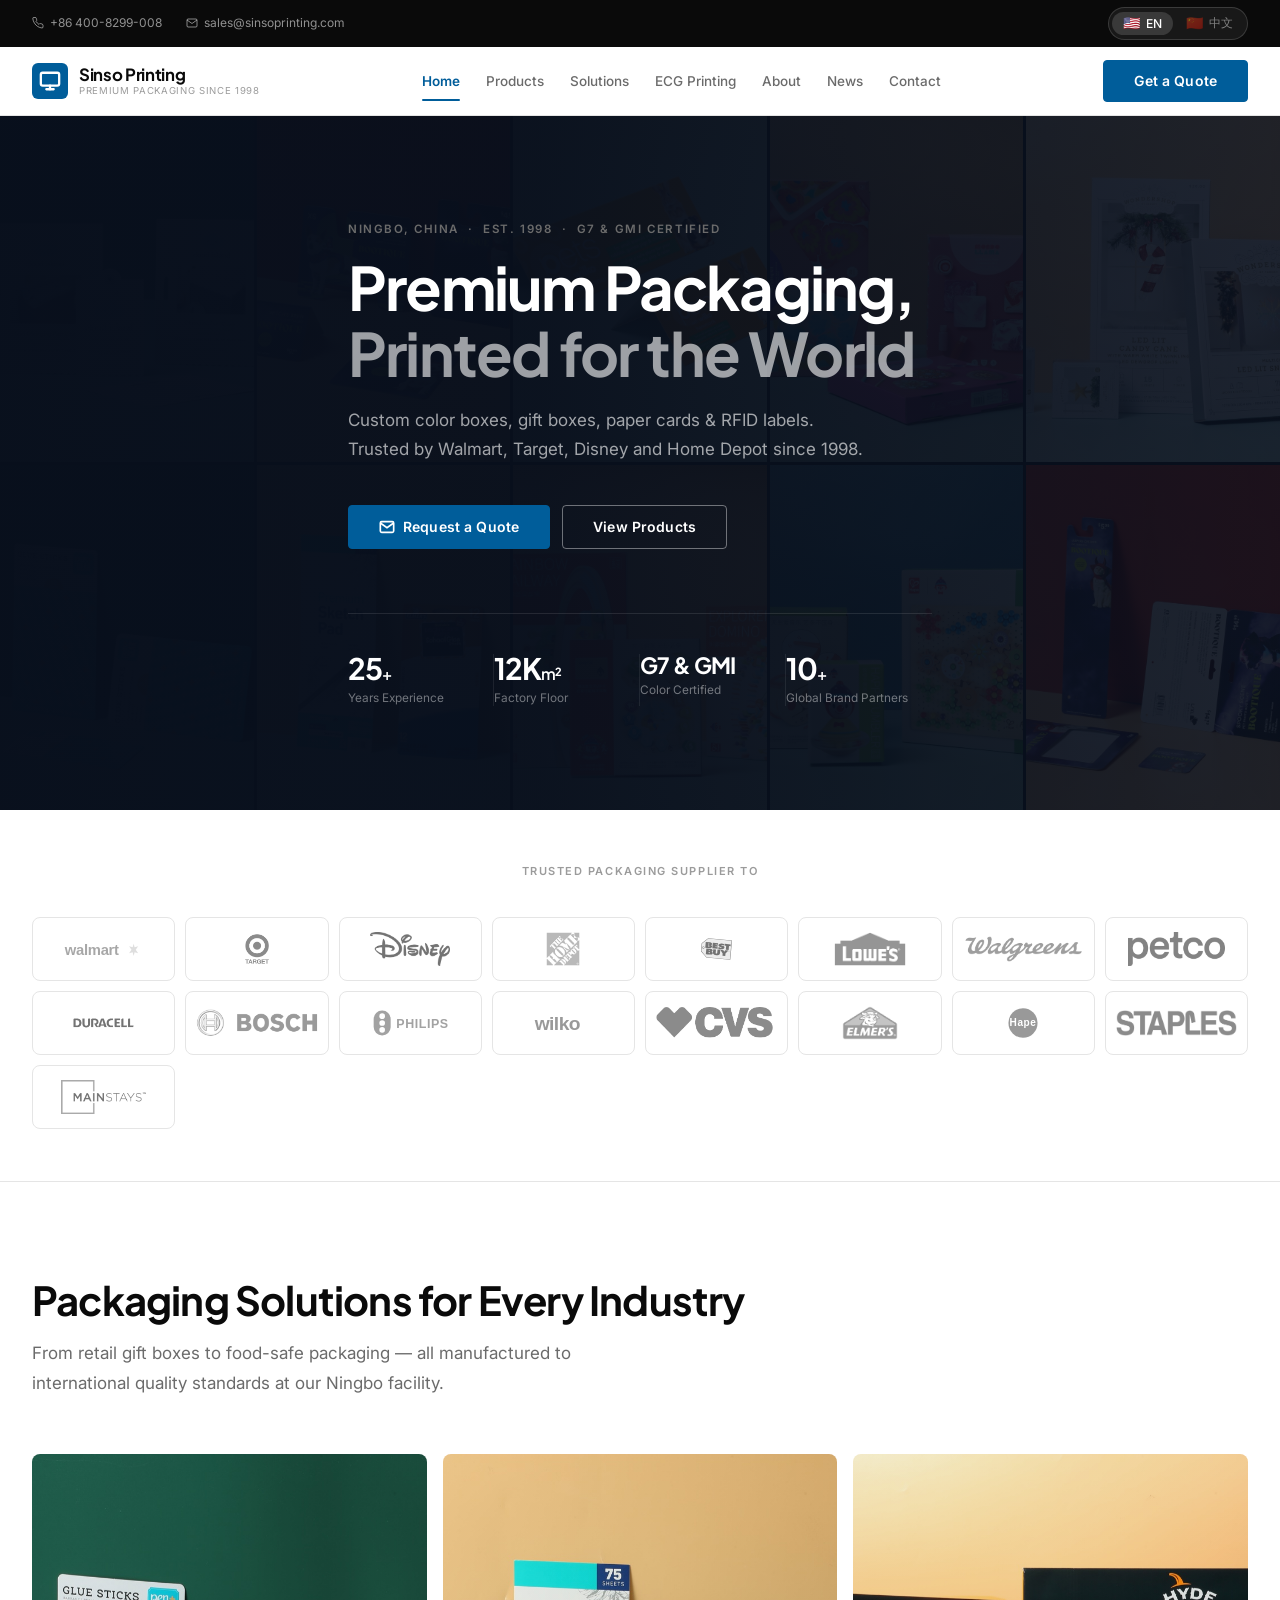
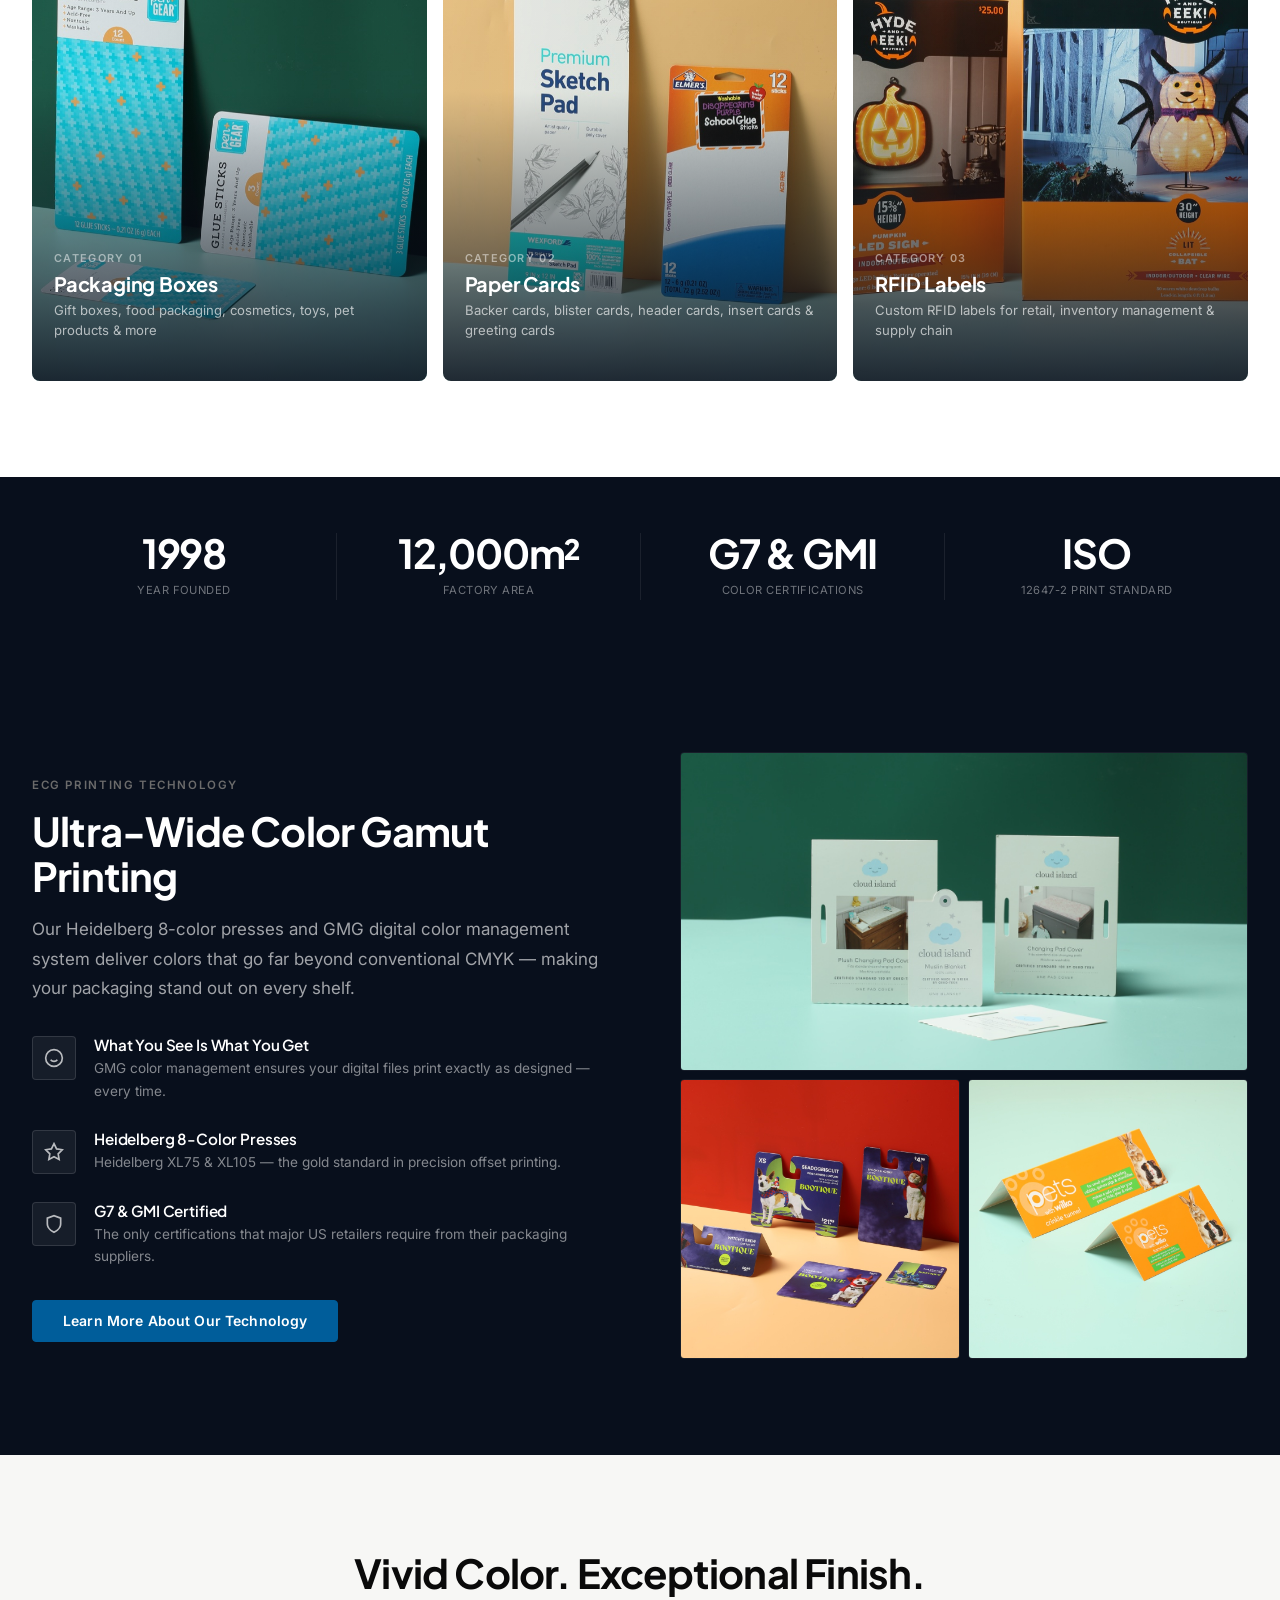
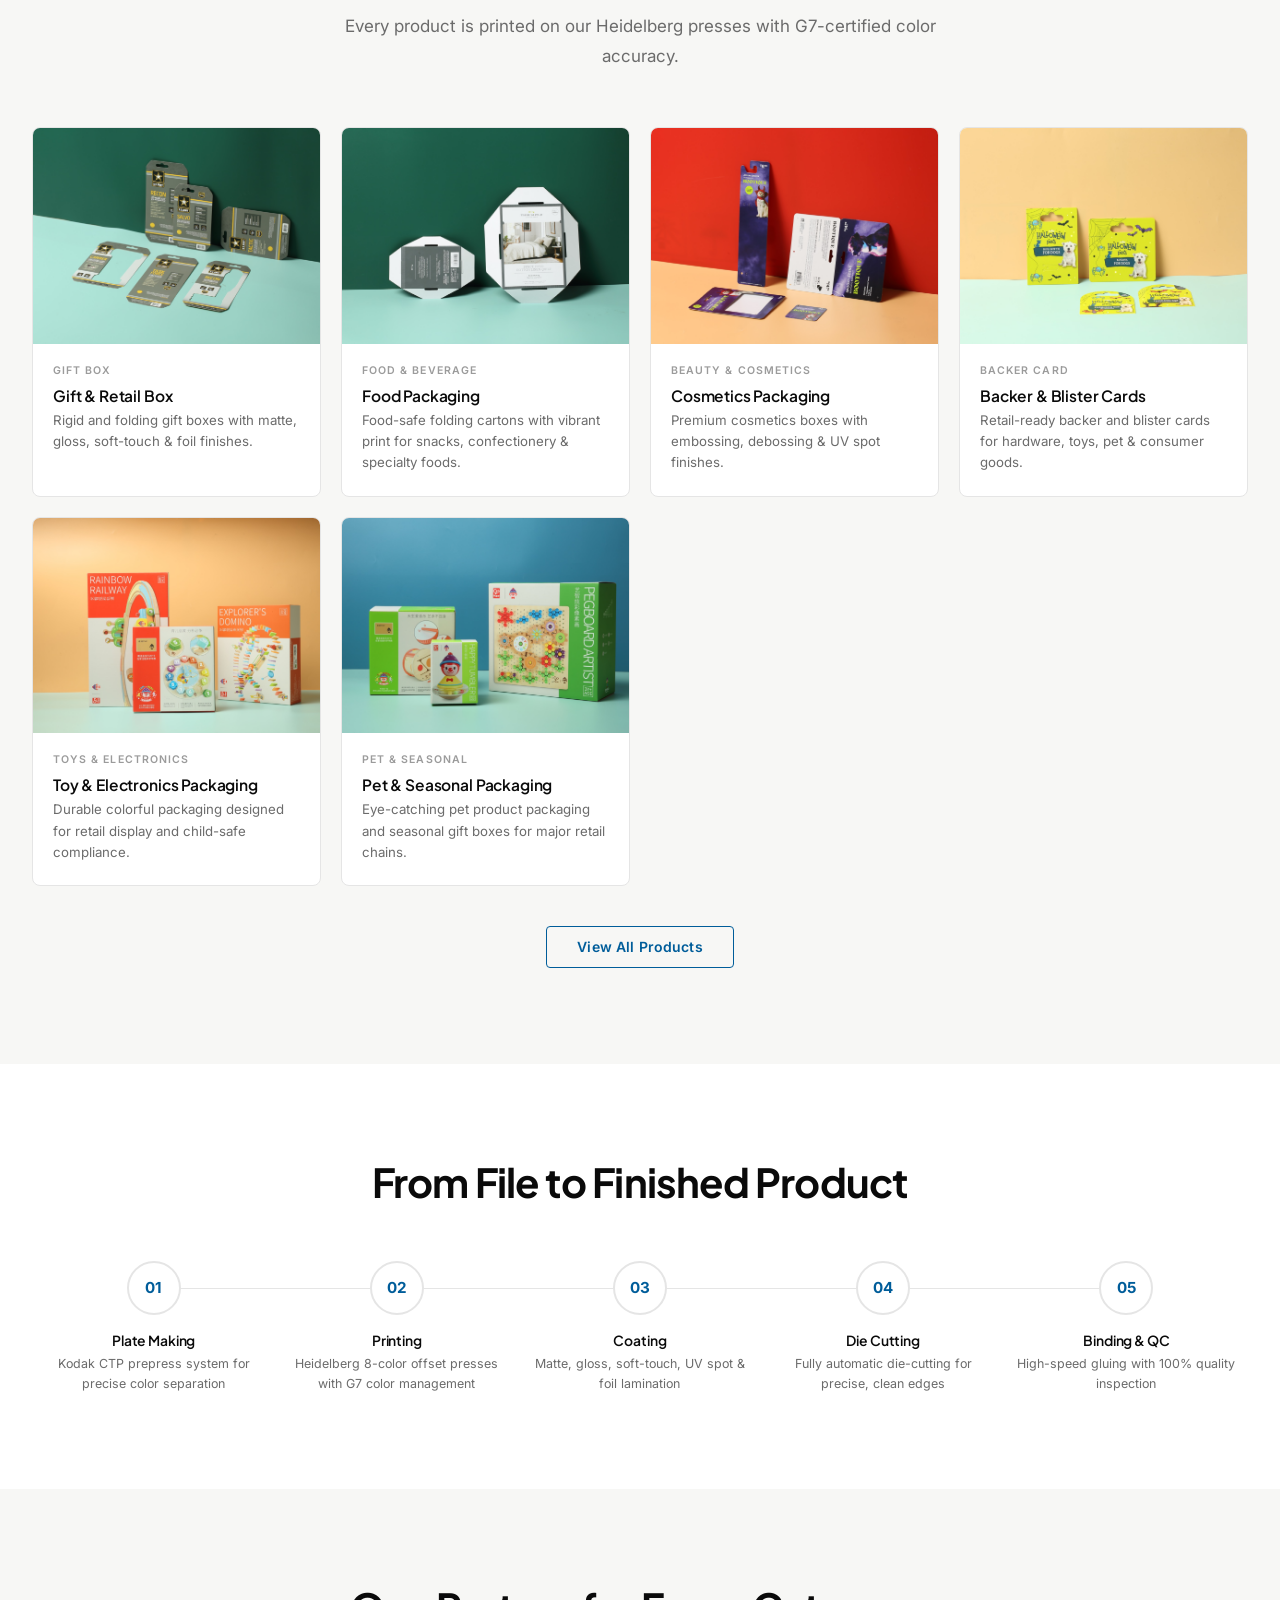
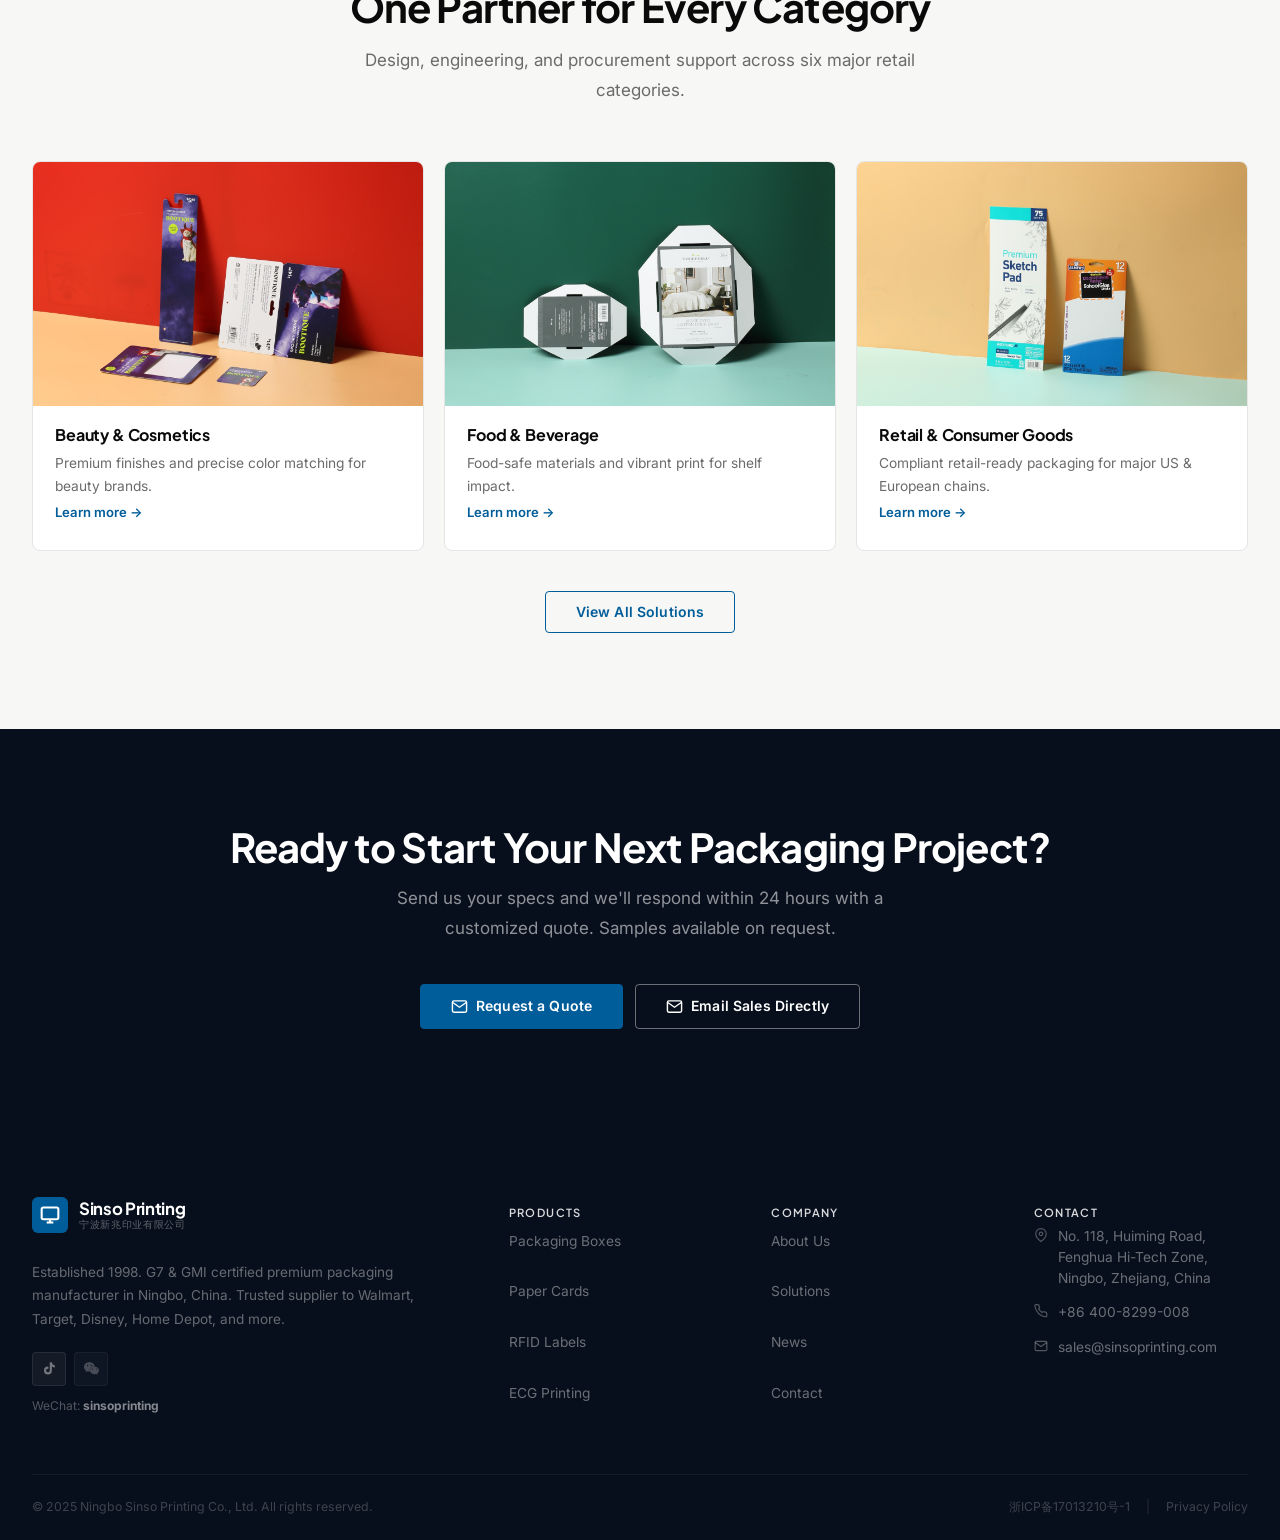
<file: index.html>
<!DOCTYPE html>
<html lang="en">
<head>
  <meta charset="UTF-8">
  <meta name="viewport" content="width=device-width, initial-scale=1.0">
  <title>Sinso Printing – Packaging Printing &amp; Printed Box Solutions</title>
  <meta name="description" content="Ningbo Sinso Printing — premium packaging manufacturer since 1998. G7 &amp; GMI certified. Trusted by Walmart, Target, Disney. Custom boxes, cards &amp; RFID labels.">
  <meta name="keywords" content="packaging printing, printed boxes, paper cards, RFID labels, custom packaging, China manufacturer, Ningbo printing">
  <link rel="canonical" href="https://www.sinsoprinting.com/">

  <!-- Open Graph -->
  <meta property="og:type" content="website">
  <meta property="og:url" content="https://www.sinsoprinting.com/">
  <meta property="og:title" content="Sinso Printing – Packaging Printing &amp; Printed Box Solutions">
  <meta property="og:description" content="Premium packaging manufacturer since 1998. G7 &amp; GMI certified. Trusted by Walmart, Target, Disney.">

  <!-- hreflang -->
  <link rel="alternate" hreflang="en" href="https://www.sinsoprinting.com/">
  <link rel="alternate" hreflang="zh-Hans" href="https://www.sinsoprinting.com/?lang=zh">
  <link rel="alternate" hreflang="x-default" href="https://www.sinsoprinting.com/">

  <!-- Schema.org -->
  <script type="application/ld+json">
  {
    "@context": "https://schema.org",
    "@type": "Organization",
    "name": "Ningbo Sinso Printing Co., Ltd.",
    "alternateName": "Sinso Printing",
    "url": "https://www.sinsoprinting.com",
    "logo": "https://www.sinsoprinting.com/images/logo.png",
    "foundingDate": "1998",
    "address": {
      "@type": "PostalAddress",
      "streetAddress": "No. 118, Huiming Road, Fenghua Hi-Tech Development Zone",
      "addressLocality": "Ningbo",
      "addressRegion": "Zhejiang",
      "postalCode": "315500",
      "addressCountry": "CN"
    },
    "contactPoint": [{
      "@type": "ContactPoint",
      "telephone": "+86-400-8299-008",
      "contactType": "sales",
      "email": "sales@sinsoprinting.com",
      "availableLanguage": ["English", "Chinese"]
    }],
    "sameAs": [
      "https://www.facebook.com/sinsoprinting",
      "https://www.linkedin.com/company/sinsoprinting"
    ]
  }
  </script>

  <!-- Google Analytics -->
  <script async src="https://www.googletagmanager.com/gtag/js?id=G-WV8VQYH642"></script>
  <script>
    window.dataLayer = window.dataLayer || [];
    function gtag(){dataLayer.push(arguments);}
    gtag('js', new Date());
    gtag('config', 'G-WV8VQYH642');
  </script>

  <link rel="stylesheet" href="css/main.css">
</head>
<body>

<!-- Header -->
<div id="header-mount"></div>

<!-- =====================================================
     HERO
     ===================================================== -->
<section class="hero" aria-label="Hero">
  <!-- Product photo mosaic background -->
  <div class="hero-mosaic" aria-hidden="true">
    <img src="images/products/6M0A4293.jpg" alt="">
    <img src="images/products/6M0A4321.jpg" alt="">
    <img src="images/products/6M0A4357.jpg" alt="">
    <img src="images/products/6M0A4381.jpg" alt="">
    <img src="images/products/6M0A4397.jpg" alt="">
    <img src="images/products/6M0A4309.jpg" alt="">
    <img src="images/products/6M0A4344.jpg" alt="">
    <img src="images/products/6M0A4363.jpg" alt="">
    <img src="images/products/6M0A4392.jpg" alt="">
    <img src="images/products/6M0A4318.jpg" alt="">
  </div>
  <div class="hero-overlay" aria-hidden="true"></div>
  <div class="hero-accent" aria-hidden="true"></div>

  <div class="container">
    <div class="hero-content">
      <div class="eyebrow" data-lang="en">Ningbo, China &nbsp;·&nbsp; Est. 1998 &nbsp;·&nbsp; G7 &amp; GMI Certified</div>
      <div class="eyebrow" data-lang="zh">中国宁波 &nbsp;·&nbsp; 创立于1998年 &nbsp;·&nbsp; G7及GMI认证</div>

      <h1 data-lang="en">Premium Packaging,<br><em>Printed for the World</em></h1>
      <h1 data-lang="zh">专业包装印刷，<br><em>服务全球品牌</em></h1>

      <p class="hero-desc" data-lang="en">Custom color boxes, gift boxes, paper cards &amp; RFID labels. Trusted by Walmart, Target, Disney and Home Depot since 1998.</p>
      <p class="hero-desc" data-lang="zh">定制彩盒、礼品盒、纸卡及RFID标签。自1998年起为沃尔玛、塔吉特、迪士尼及家得宝提供包装服务。</p>

      <div class="hero-actions">
        <a href="contactus.html" class="btn btn-primary" data-lang="en">
          <svg width="16" height="16" viewBox="0 0 24 24" fill="none" stroke="currentColor" stroke-width="2.5"><path d="M4 4h16c1.1 0 2 .9 2 2v12c0 1.1-.9 2-2 2H4c-1.1 0-2-.9-2-2V6c0-1.1.9-2 2-2z"/><polyline points="22,6 12,13 2,6"/></svg>
          Request a Quote
        </a>
        <a href="contactus.html" class="btn btn-primary" data-lang="zh">
          <svg width="16" height="16" viewBox="0 0 24 24" fill="none" stroke="currentColor" stroke-width="2.5"><path d="M4 4h16c1.1 0 2 .9 2 2v12c0 1.1-.9 2-2 2H4c-1.1 0-2-.9-2-2V6c0-1.1.9-2 2-2z"/><polyline points="22,6 12,13 2,6"/></svg>
          获取报价
        </a>
        <a href="products.html" class="btn btn-outline" data-lang="en">View Products</a>
        <a href="products.html" class="btn btn-outline" data-lang="zh">查看产品</a>
      </div>

      <div class="hero-stats">
        <div class="hero-stat">
          <div class="hero-stat-num">25<span style="font-size:1rem;font-weight:600">+</span></div>
          <div class="hero-stat-label" data-lang="en">Years Experience</div>
          <div class="hero-stat-label" data-lang="zh">年专业经验</div>
        </div>
        <div class="hero-stat">
          <div class="hero-stat-num">12K<span style="font-size:1rem;font-weight:600">m²</span></div>
          <div class="hero-stat-label" data-lang="en">Factory Floor</div>
          <div class="hero-stat-label" data-lang="zh">工厂面积</div>
        </div>
        <div class="hero-stat">
          <div class="hero-stat-num" style="font-size:1.4rem;">G7 &amp; GMI</div>
          <div class="hero-stat-label" data-lang="en">Color Certified</div>
          <div class="hero-stat-label" data-lang="zh">国际色彩认证</div>
        </div>
        <div class="hero-stat">
          <div class="hero-stat-num">10<span style="font-size:1rem;font-weight:600">+</span></div>
          <div class="hero-stat-label" data-lang="en">Global Brand Partners</div>
          <div class="hero-stat-label" data-lang="zh">全球品牌合作</div>
        </div>
      </div>
    </div>
  </div>
</section>

<!-- =====================================================
     TRUSTED BY — Logo Grid
     ===================================================== -->
<div class="clients-section">
  <div class="container">
    <p class="clients-eyebrow" data-lang="en">Trusted Packaging Supplier To</p>
    <p class="clients-eyebrow" data-lang="zh">全球知名品牌指定供应商</p>
    <div class="logo-grid">
      <div class="logo-card"><img src="images/logos/walmart.svg" alt="Walmart" loading="lazy"></div>
      <div class="logo-card"><img src="images/logos/target.png" alt="Target" loading="lazy"></div>
      <div class="logo-card"><img src="images/logos/disney.png" alt="Disney" loading="lazy"></div>
      <div class="logo-card"><img src="images/logos/home-depot.png" alt="The Home Depot" loading="lazy"></div>
      <div class="logo-card"><img src="images/logos/best-buy.svg" alt="Best Buy" loading="lazy"></div>
      <div class="logo-card"><img src="images/logos/lowes.png" alt="Lowe's" loading="lazy"></div>
      <div class="logo-card"><img src="images/logos/walgreens.png" alt="Walgreens" loading="lazy"></div>
      <div class="logo-card"><img src="images/logos/petco.png" alt="Petco" loading="lazy"></div>
      <div class="logo-card"><img src="images/logos/duracell.png" alt="Duracell" loading="lazy"></div>
      <div class="logo-card"><img src="images/logos/bosch.png" alt="Bosch" loading="lazy"></div>
      <div class="logo-card"><img src="images/logos/philips.svg" alt="Philips" loading="lazy"></div>
      <div class="logo-card"><img src="images/logos/wilko.svg" alt="Wilko" loading="lazy"></div>
      <div class="logo-card"><img src="images/logos/cvs.png" alt="CVS/pharmacy" loading="lazy"></div>
      <div class="logo-card"><img src="images/logos/elmers.png" alt="Elmer's" loading="lazy"></div>
      <div class="logo-card"><img src="images/logos/hape.svg" alt="Hape" loading="lazy"></div>
      <div class="logo-card"><img src="images/logos/staples.png" alt="Staples" loading="lazy"></div>
      <div class="logo-card"><img src="images/logos/mainstays.png" alt="Mainstays" loading="lazy"></div>
    </div>
  </div>
</div>

<!-- =====================================================
     PRODUCT CATEGORIES
     ===================================================== -->
<section class="section" aria-labelledby="products-heading">
  <div class="container">
    <div class="section-header">
      <h2 class="section-title" id="products-heading" data-lang="en">Packaging Solutions for Every Industry</h2>
      <h2 class="section-title" id="products-heading-zh" data-lang="zh">满足各行业的包装解决方案</h2>
      <p class="section-desc" data-lang="en">From retail gift boxes to food-safe packaging — all manufactured to international quality standards at our Ningbo facility.</p>
      <p class="section-desc" data-lang="zh">从零售礼品盒到食品安全包装，所有产品均在我们的宁波工厂按国际质量标准制造。</p>
    </div>

    <div class="category-grid">
      <a href="products.html#packaging-boxes" class="category-card">
        <img src="images/products/6M0A4309.jpg" alt="Custom packaging boxes" loading="lazy">
        <div class="category-card-overlay">
          <span class="category-card-label" data-lang="en">Category 01</span>
          <span class="category-card-label" data-lang="zh">产品系列 01</span>
          <h3 class="category-card-title" data-lang="en">Packaging Boxes</h3>
          <h3 class="category-card-title" data-lang="zh">包装盒</h3>
          <p class="category-card-desc" data-lang="en">Gift boxes, food packaging, cosmetics, toys, pet products &amp; more</p>
          <p class="category-card-desc" data-lang="zh">礼品盒、食品包装、化妆品、玩具、宠物产品等</p>
        </div>
      </a>
      <a href="products.html#paper-cards" class="category-card">
        <img src="images/products/6M0A4344.jpg" alt="Custom paper cards" loading="lazy">
        <div class="category-card-overlay">
          <span class="category-card-label" data-lang="en">Category 02</span>
          <span class="category-card-label" data-lang="zh">产品系列 02</span>
          <h3 class="category-card-title" data-lang="en">Paper Cards</h3>
          <h3 class="category-card-title" data-lang="zh">纸卡</h3>
          <p class="category-card-desc" data-lang="en">Backer cards, blister cards, header cards, insert cards &amp; greeting cards</p>
          <p class="category-card-desc" data-lang="zh">背卡、吸塑卡、挂头卡、插页卡及贺卡</p>
        </div>
      </a>
      <a href="products.html#rfid" class="category-card">
        <img src="images/products/6M0A4376.jpg" alt="RFID labels" loading="lazy">
        <div class="category-card-overlay">
          <span class="category-card-label" data-lang="en">Category 03</span>
          <span class="category-card-label" data-lang="zh">产品系列 03</span>
          <h3 class="category-card-title" data-lang="en">RFID Labels</h3>
          <h3 class="category-card-title" data-lang="zh">RFID标签</h3>
          <p class="category-card-desc" data-lang="en">Custom RFID labels for retail, inventory management &amp; supply chain</p>
          <p class="category-card-desc" data-lang="zh">适用于零售、库存管理及供链的定制RFID标签</p>
        </div>
      </a>
    </div>
  </div>
</section>

<!-- =====================================================
     STATS
     ===================================================== -->
<div class="stats-bar" aria-label="Company statistics">
  <div class="container">
    <div class="stats-grid">
      <div class="stat-item">
        <div class="stat-num">1998</div>
        <div class="stat-label" data-lang="en">Year Founded</div>
        <div class="stat-label" data-lang="zh">创立年份</div>
      </div>
      <div class="stat-item">
        <div class="stat-num">12,000<span class="stat-unit">m²</span></div>
        <div class="stat-label" data-lang="en">Factory Area</div>
        <div class="stat-label" data-lang="zh">工厂面积</div>
      </div>
      <div class="stat-item">
        <div class="stat-num">G7 <span class="stat-unit">&</span> GMI</div>
        <div class="stat-label" data-lang="en">Color Certifications</div>
        <div class="stat-label" data-lang="zh">国际色彩认证</div>
      </div>
      <div class="stat-item">
        <div class="stat-num">ISO</div>
        <div class="stat-label" data-lang="en">12647-2 Print Standard</div>
        <div class="stat-label" data-lang="zh">12647-2印刷标准</div>
      </div>
    </div>
  </div>
</div>

<!-- =====================================================
     RGB / COLOR TECH
     ===================================================== -->
<section class="tech-section" aria-labelledby="tech-heading">
  <div class="container">
    <div class="tech-grid">
      <div>
        <span class="eyebrow">ECG Printing Technology</span>
        <h2 class="section-title section-title--light" id="tech-heading" data-lang="en">Ultra-Wide Color Gamut Printing</h2>
        <h2 class="section-title section-title--light" data-lang="zh">超广色域印刷技术</h2>
        <p class="section-desc section-desc--light" data-lang="en">Our Heidelberg 8-color presses and GMG digital color management system deliver colors that go far beyond conventional CMYK — making your packaging stand out on every shelf.</p>
        <p class="section-desc section-desc--light" data-lang="zh">我们的海德堡8色印刷机配合GMG数字色彩管理系统，实现远超传统CMYK的超广色域印刷，让您的包装在货架上脱颖而出。</p>

        <div class="tech-features">
          <div class="tech-feature">
            <div class="tech-feature-icon">
              <svg width="20" height="20" viewBox="0 0 24 24" fill="none" stroke="currentColor" stroke-width="2"><circle cx="12" cy="12" r="10"/><path d="M8 14s1.5 2 4 2 4-2 4-2"/><line x1="9" y1="9" x2="9.01" y2="9"/><line x1="15" y1="9" x2="15.01" y2="9"/></svg>
            </div>
            <div>
              <h4 data-lang="en">What You See Is What You Get</h4>
              <h4 data-lang="zh">所见即所得</h4>
              <p data-lang="en">GMG color management ensures your digital files print exactly as designed — every time.</p>
              <p data-lang="zh">GMG色彩管理系统确保您的数字文件与印刷效果完全一致。</p>
            </div>
          </div>
          <div class="tech-feature">
            <div class="tech-feature-icon">
              <svg width="20" height="20" viewBox="0 0 24 24" fill="none" stroke="currentColor" stroke-width="2"><polygon points="12 2 15.09 8.26 22 9.27 17 14.14 18.18 21.02 12 17.77 5.82 21.02 7 14.14 2 9.27 8.91 8.26 12 2"/></svg>
            </div>
            <div>
              <h4 data-lang="en">Heidelberg 8-Color Presses</h4>
              <h4 data-lang="zh">海德堡8色印刷机</h4>
              <p data-lang="en">Heidelberg XL75 &amp; XL105 — the gold standard in precision offset printing.</p>
              <p data-lang="zh">海德堡XL75及XL105印刷机——精密胶印的国际标杆。</p>
            </div>
          </div>
          <div class="tech-feature">
            <div class="tech-feature-icon">
              <svg width="20" height="20" viewBox="0 0 24 24" fill="none" stroke="currentColor" stroke-width="2"><path d="M12 22s8-4 8-10V5l-8-3-8 3v7c0 6 8 10 8 10z"/></svg>
            </div>
            <div>
              <h4 data-lang="en">G7 &amp; GMI Certified</h4>
              <h4 data-lang="zh">G7及GMI国际认证</h4>
              <p data-lang="en">The only certifications that major US retailers require from their packaging suppliers.</p>
              <p data-lang="zh">美国主流零售商对包装供应商的核心资质要求。</p>
            </div>
          </div>
        </div>

        <div style="margin-top:32px;">
          <a href="Company-Overview.html" class="btn btn-primary" data-lang="en">Learn More About Our Technology</a>
          <a href="Company-Overview.html" class="btn btn-primary" data-lang="zh">了解我们的技术优势</a>
        </div>
      </div>

      <div class="tech-img-grid">
        <img src="images/products/6M0A4293.jpg" alt="ECG color printing example" loading="lazy">
        <img src="images/products/6M0A4321.jpg" alt="Vibrant printed packaging" loading="lazy">
        <img src="images/products/6M0A4357.jpg" alt="Color accurate packaging" loading="lazy">
      </div>
    </div>
  </div>
</section>

<!-- =====================================================
     PRODUCT SHOWCASE GRID
     ===================================================== -->
<section class="section section--gray" aria-labelledby="showcase-heading">
  <div class="container">
    <div class="section-header centered">
      <h2 class="section-title" id="showcase-heading" data-lang="en">Vivid Color. Exceptional Finish.</h2>
      <h2 class="section-title" data-lang="zh">色彩鲜艳，工艺精湛</h2>
      <p class="section-desc" data-lang="en">Every product is printed on our Heidelberg presses with G7-certified color accuracy.</p>
      <p class="section-desc" data-lang="zh">所有产品均通过海德堡印刷机，以G7认证色彩精度生产。</p>
    </div>

    <div class="product-grid">
      <div class="product-card">
        <div class="product-card-img"><img src="images/products/6M0A4286.jpg" alt="Gift packaging box" loading="lazy"></div>
        <div class="product-card-body">
          <div class="product-card-tag" data-lang="en">Gift Box</div>
          <div class="product-card-tag" data-lang="zh">礼品盒</div>
          <h3 class="product-card-title" data-lang="en">Gift &amp; Retail Box</h3>
          <h3 class="product-card-title" data-lang="zh">礼品及零售盒</h3>
          <p class="product-card-desc" data-lang="en">Rigid and folding gift boxes with matte, gloss, soft-touch &amp; foil finishes.</p>
          <p class="product-card-desc" data-lang="zh">硬质及折叠礼品盒，提供哑光、亮光、软触感及烫金等表面处理。</p>
        </div>
      </div>
      <div class="product-card">
        <div class="product-card-img"><img src="images/products/6M0A4302.jpg" alt="Food packaging box" loading="lazy"></div>
        <div class="product-card-body">
          <div class="product-card-tag" data-lang="en">Food &amp; Beverage</div>
          <div class="product-card-tag" data-lang="zh">食品饮料</div>
          <h3 class="product-card-title" data-lang="en">Food Packaging</h3>
          <h3 class="product-card-title" data-lang="zh">食品包装</h3>
          <p class="product-card-desc" data-lang="en">Food-safe folding cartons with vibrant print for snacks, confectionery &amp; specialty foods.</p>
          <p class="product-card-desc" data-lang="zh">食品安全折叠纸盒，适用于零食、糖果及特色食品，印刷色彩鲜艳。</p>
        </div>
      </div>
      <div class="product-card">
        <div class="product-card-img"><img src="images/products/6M0A4318.jpg" alt="Cosmetics packaging" loading="lazy"></div>
        <div class="product-card-body">
          <div class="product-card-tag" data-lang="en">Beauty &amp; Cosmetics</div>
          <div class="product-card-tag" data-lang="zh">美妆化妆品</div>
          <h3 class="product-card-title" data-lang="en">Cosmetics Packaging</h3>
          <h3 class="product-card-title" data-lang="zh">化妆品包装</h3>
          <p class="product-card-desc" data-lang="en">Premium cosmetics boxes with embossing, debossing &amp; UV spot finishes.</p>
          <p class="product-card-desc" data-lang="zh">高端化妆品盒，支持压凸、压凹及局部UV等精细工艺。</p>
        </div>
      </div>
      <div class="product-card">
        <div class="product-card-img"><img src="images/products/6M0A4341.jpg" alt="Paper card backer" loading="lazy"></div>
        <div class="product-card-body">
          <div class="product-card-tag" data-lang="en">Backer Card</div>
          <div class="product-card-tag" data-lang="zh">背卡</div>
          <h3 class="product-card-title" data-lang="en">Backer &amp; Blister Cards</h3>
          <h3 class="product-card-title" data-lang="zh">背卡及吸塑卡</h3>
          <p class="product-card-desc" data-lang="en">Retail-ready backer and blister cards for hardware, toys, pet &amp; consumer goods.</p>
          <p class="product-card-desc" data-lang="zh">适用于五金、玩具、宠物及消费品的零售背卡及吸塑卡。</p>
        </div>
      </div>
      <div class="product-card">
        <div class="product-card-img"><img src="images/products/6M0A4363.jpg" alt="Toy packaging" loading="lazy"></div>
        <div class="product-card-body">
          <div class="product-card-tag" data-lang="en">Toys &amp; Electronics</div>
          <div class="product-card-tag" data-lang="zh">玩具电子</div>
          <h3 class="product-card-title" data-lang="en">Toy &amp; Electronics Packaging</h3>
          <h3 class="product-card-title" data-lang="zh">玩具及电子产品包装</h3>
          <p class="product-card-desc" data-lang="en">Durable colorful packaging designed for retail display and child-safe compliance.</p>
          <p class="product-card-desc" data-lang="zh">耐用彩色包装，专为零售展示设计，符合儿童安全标准。</p>
        </div>
      </div>
      <div class="product-card">
        <div class="product-card-img"><img src="images/products/6M0A4392.jpg" alt="Pet product packaging" loading="lazy"></div>
        <div class="product-card-body">
          <div class="product-card-tag" data-lang="en">Pet &amp; Seasonal</div>
          <div class="product-card-tag" data-lang="zh">宠物季节</div>
          <h3 class="product-card-title" data-lang="en">Pet &amp; Seasonal Packaging</h3>
          <h3 class="product-card-title" data-lang="zh">宠物及季节性包装</h3>
          <p class="product-card-desc" data-lang="en">Eye-catching pet product packaging and seasonal gift boxes for major retail chains.</p>
          <p class="product-card-desc" data-lang="zh">吸引眼球的宠物产品包装及季节性礼品盒，供应各大零售连锁。</p>
        </div>
      </div>
    </div>

    <div style="text-align:center;margin-top:40px;">
      <a href="products.html" class="btn btn-outline--dark btn" data-lang="en">View All Products</a>
      <a href="products.html" class="btn btn-outline--dark btn" data-lang="zh">查看全部产品</a>
    </div>
  </div>
</section>

<!-- =====================================================
     PRODUCTION PROCESS
     ===================================================== -->
<section class="section" aria-labelledby="process-heading">
  <div class="container">
    <div class="section-header centered">
      <h2 class="section-title" id="process-heading" data-lang="en">From File to Finished Product</h2>
      <h2 class="section-title" data-lang="zh">从文件到成品</h2>
    </div>

    <div class="process-steps">
      <div class="process-connector" aria-hidden="true"></div>
      <div class="process-step">
        <div class="process-step-num">01</div>
        <h4 data-lang="en">Plate Making</h4>
        <h4 data-lang="zh">制版</h4>
        <p data-lang="en">Kodak CTP prepress system for precise color separation</p>
        <p data-lang="zh">柯达全胜CTP制版系统，精确分色</p>
      </div>
      <div class="process-step">
        <div class="process-step-num">02</div>
        <h4 data-lang="en">Printing</h4>
        <h4 data-lang="zh">印刷</h4>
        <p data-lang="en">Heidelberg 8-color offset presses with G7 color management</p>
        <p data-lang="zh">海德堡8色胶印机配合G7色彩管理</p>
      </div>
      <div class="process-step">
        <div class="process-step-num">03</div>
        <h4 data-lang="en">Coating</h4>
        <h4 data-lang="zh">涂布/过胶</h4>
        <p data-lang="en">Matte, gloss, soft-touch, UV spot &amp; foil lamination</p>
        <p data-lang="zh">哑光、亮光、软触感、局部UV及烫金</p>
      </div>
      <div class="process-step">
        <div class="process-step-num">04</div>
        <h4 data-lang="en">Die Cutting</h4>
        <h4 data-lang="zh">模切</h4>
        <p data-lang="en">Fully automatic die-cutting for precise, clean edges</p>
        <p data-lang="zh">全自动模切机，边缘精准整洁</p>
      </div>
      <div class="process-step">
        <div class="process-step-num">05</div>
        <h4 data-lang="en">Binding &amp; QC</h4>
        <h4 data-lang="zh">糊盒及质检</h4>
        <p data-lang="en">High-speed gluing with 100% quality inspection</p>
        <p data-lang="zh">高速糊盒机配合全数量质量检验</p>
      </div>
    </div>
  </div>
</section>

<!-- =====================================================
     SOLUTIONS TEASER
     ===================================================== -->
<section class="section section--gray" aria-labelledby="solutions-heading">
  <div class="container">
    <div class="section-header centered">
      <h2 class="section-title" id="solutions-heading" data-lang="en">One Partner for Every Category</h2>
      <h2 class="section-title" data-lang="zh">一站式行业包装解决方案</h2>
      <p class="section-desc" data-lang="en">Design, engineering, and procurement support across six major retail categories.</p>
      <p class="section-desc" data-lang="zh">提供六大零售品类的设计、工程及采购全程支持。</p>
    </div>

    <div class="solution-grid">
      <a href="Solutions.html#cosmetics" class="solution-card">
        <div class="solution-card-img"><img src="images/products/6M0A4318.jpg" alt="Cosmetics packaging" loading="lazy"></div>
        <div class="solution-card-body">
          <h3 data-lang="en">Beauty &amp; Cosmetics</h3>
          <h3 data-lang="zh">美妆及化妆品</h3>
          <p data-lang="en">Premium finishes and precise color matching for beauty brands.</p>
          <p data-lang="zh">为美妆品牌提供高端表面处理和精准色彩匹配。</p>
          <span class="solution-card-link" data-lang="en">Learn more →</span>
          <span class="solution-card-link" data-lang="zh">了解更多 →</span>
        </div>
      </a>
      <a href="Solutions.html#food" class="solution-card">
        <div class="solution-card-img"><img src="images/products/6M0A4302.jpg" alt="Food packaging" loading="lazy"></div>
        <div class="solution-card-body">
          <h3 data-lang="en">Food &amp; Beverage</h3>
          <h3 data-lang="zh">食品及饮料</h3>
          <p data-lang="en">Food-safe materials and vibrant print for shelf impact.</p>
          <p data-lang="zh">食品安全材料，鲜艳印刷，提升货架吸引力。</p>
          <span class="solution-card-link" data-lang="en">Learn more →</span>
          <span class="solution-card-link" data-lang="zh">了解更多 →</span>
        </div>
      </a>
      <a href="Solutions.html#retail" class="solution-card">
        <div class="solution-card-img"><img src="images/products/6M0A4344.jpg" alt="Retail packaging" loading="lazy"></div>
        <div class="solution-card-body">
          <h3 data-lang="en">Retail &amp; Consumer Goods</h3>
          <h3 data-lang="zh">零售及消费品</h3>
          <p data-lang="en">Compliant retail-ready packaging for major US &amp; European chains.</p>
          <p data-lang="zh">符合美国及欧洲主流连锁要求的零售包装。</p>
          <span class="solution-card-link" data-lang="en">Learn more →</span>
          <span class="solution-card-link" data-lang="zh">了解更多 →</span>
        </div>
      </a>
    </div>

    <div style="text-align:center;margin-top:40px;">
      <a href="Solutions.html" class="btn btn-outline--dark btn" data-lang="en">View All Solutions</a>
      <a href="Solutions.html" class="btn btn-outline--dark btn" data-lang="zh">查看全部解决方案</a>
    </div>
  </div>
</section>

<!-- =====================================================
     CTA BANNER
     ===================================================== -->
<section class="contact-cta-section" aria-labelledby="cta-heading">
  <div class="container">
    <h2 id="cta-heading" data-lang="en">Ready to Start Your Next Packaging Project?</h2>
    <h2 data-lang="zh">准备开始您的下一个包装项目？</h2>
    <p data-lang="en">Send us your specs and we'll respond within 24 hours with a customized quote. Samples available on request.</p>
    <p data-lang="zh">发送您的规格需求，我们将在24小时内提供定制报价。可按需提供样品。</p>
    <div class="contact-actions">
      <a href="contactus.html" class="btn btn-primary" data-lang="en">
        <svg width="17" height="17" viewBox="0 0 24 24" fill="none" stroke="currentColor" stroke-width="2"><path d="M4 4h16c1.1 0 2 .9 2 2v12c0 1.1-.9 2-2 2H4c-1.1 0-2-.9-2-2V6c0-1.1.9-2 2-2z"/><polyline points="22,6 12,13 2,6"/></svg>
        Request a Quote
      </a>
      <a href="contactus.html" class="btn btn-primary" data-lang="zh">
        <svg width="17" height="17" viewBox="0 0 24 24" fill="none" stroke="currentColor" stroke-width="2"><path d="M4 4h16c1.1 0 2 .9 2 2v12c0 1.1-.9 2-2 2H4c-1.1 0-2-.9-2-2V6c0-1.1.9-2 2-2z"/><polyline points="22,6 12,13 2,6"/></svg>
        获取报价
      </a>
      <a href="mailto:sales@sinsoprinting.com" class="btn btn-outline" data-lang="en">
        <svg width="17" height="17" viewBox="0 0 24 24" fill="none" stroke="currentColor" stroke-width="2"><path d="M4 4h16c1.1 0 2 .9 2 2v12c0 1.1-.9 2-2 2H4c-1.1 0-2-.9-2-2V6c0-1.1.9-2 2-2z"/><polyline points="22,6 12,13 2,6"/></svg>
        Email Sales Directly
      </a>
      <a href="mailto:sales@sinsoprinting.com" class="btn btn-outline" data-lang="zh">
        <svg width="17" height="17" viewBox="0 0 24 24" fill="none" stroke="currentColor" stroke-width="2"><path d="M4 4h16c1.1 0 2 .9 2 2v12c0 1.1-.9 2-2 2H4c-1.1 0-2-.9-2-2V6c0-1.1.9-2 2-2z"/><polyline points="22,6 12,13 2,6"/></svg>
        直接发送邮件
      </a>
    </div>
  </div>
</section>

<!-- Footer -->
<div id="footer-mount"></div>

<script src="js/components.js"></script>
<script src="js/main.js"></script>
</body>
</html>
</file>
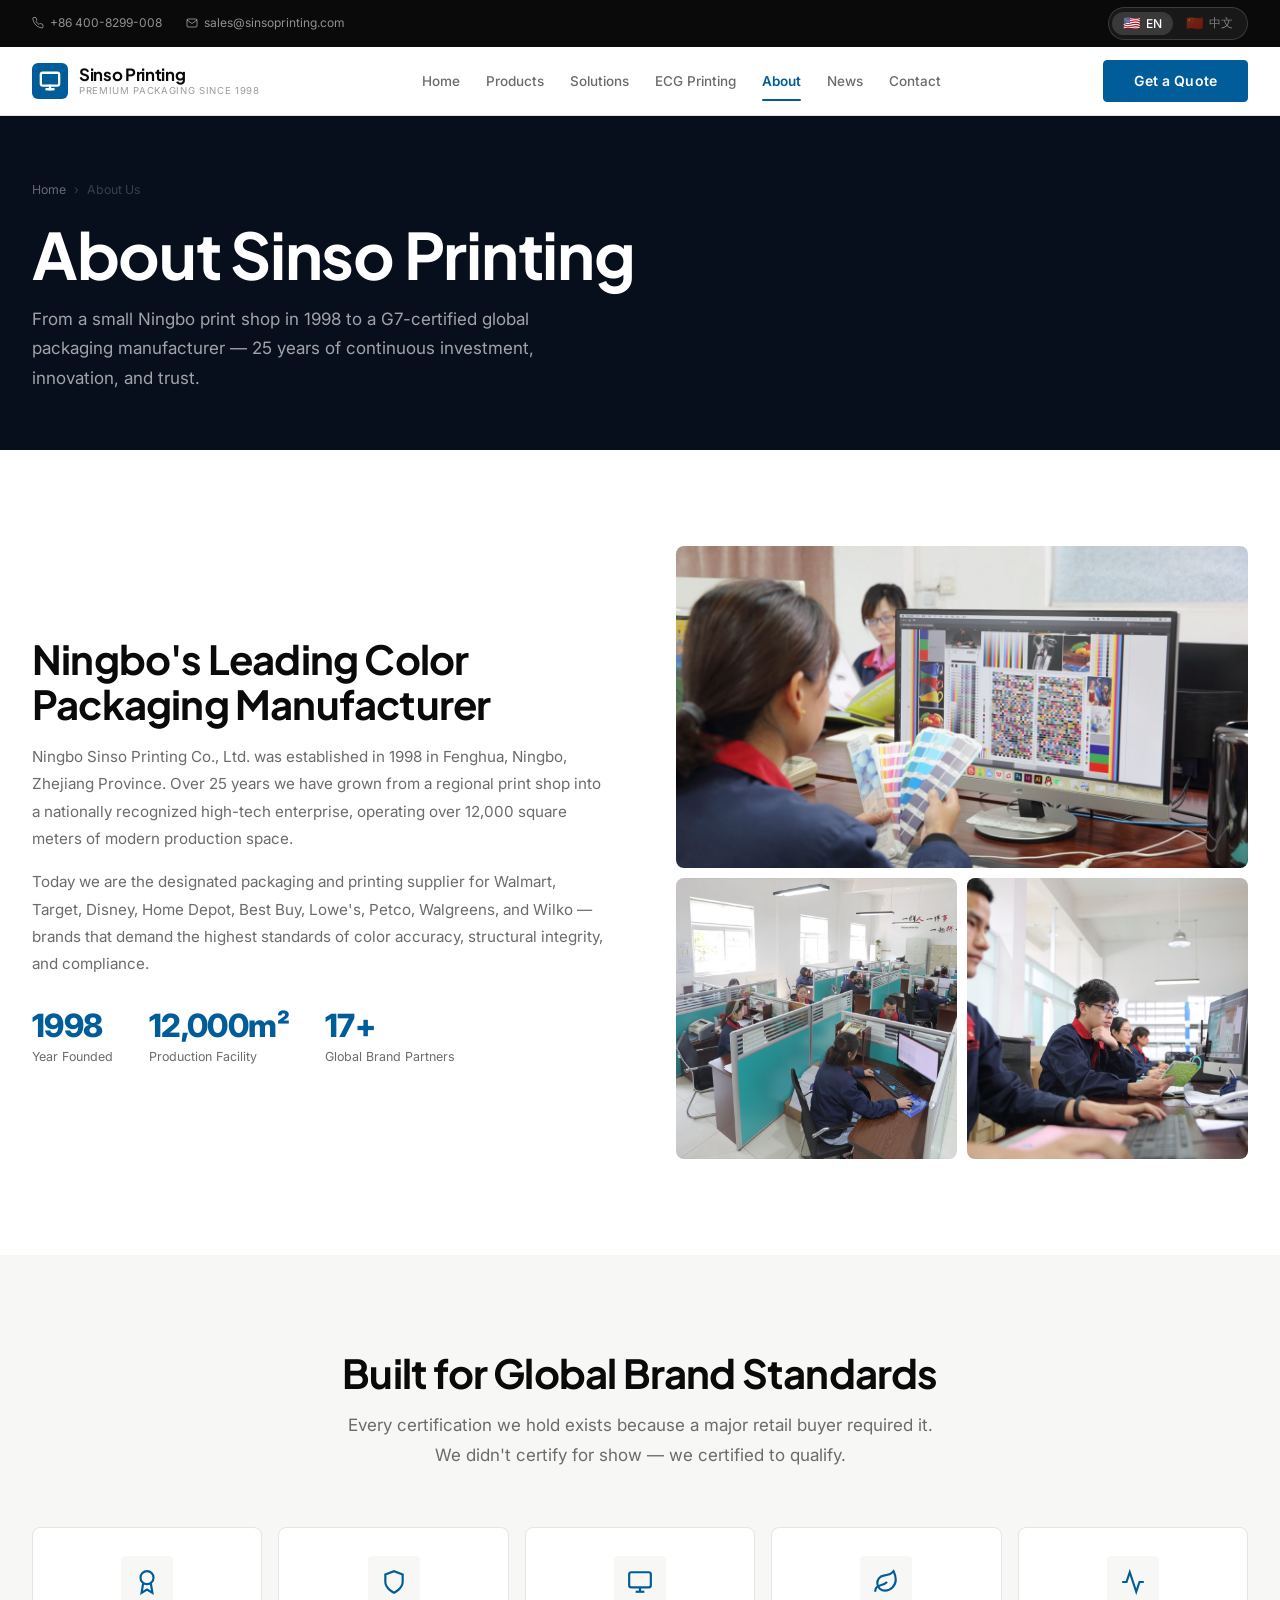
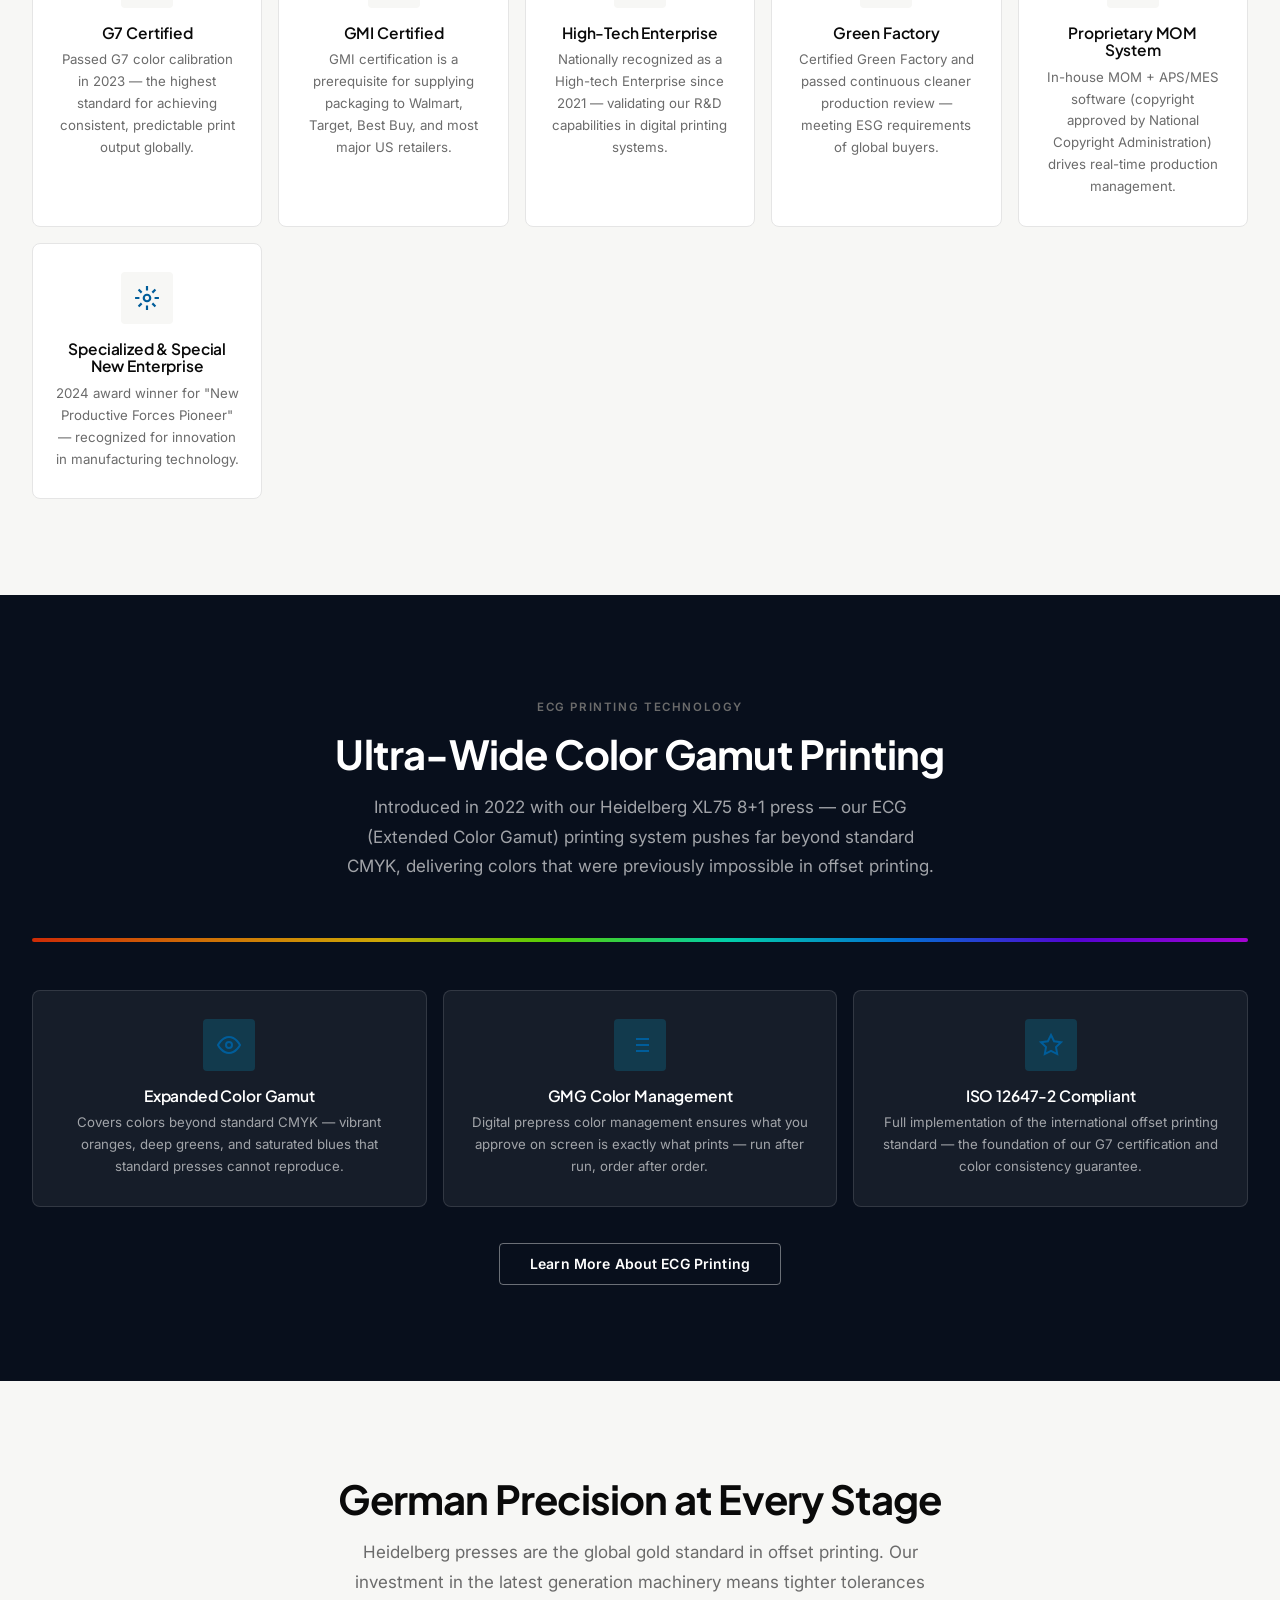
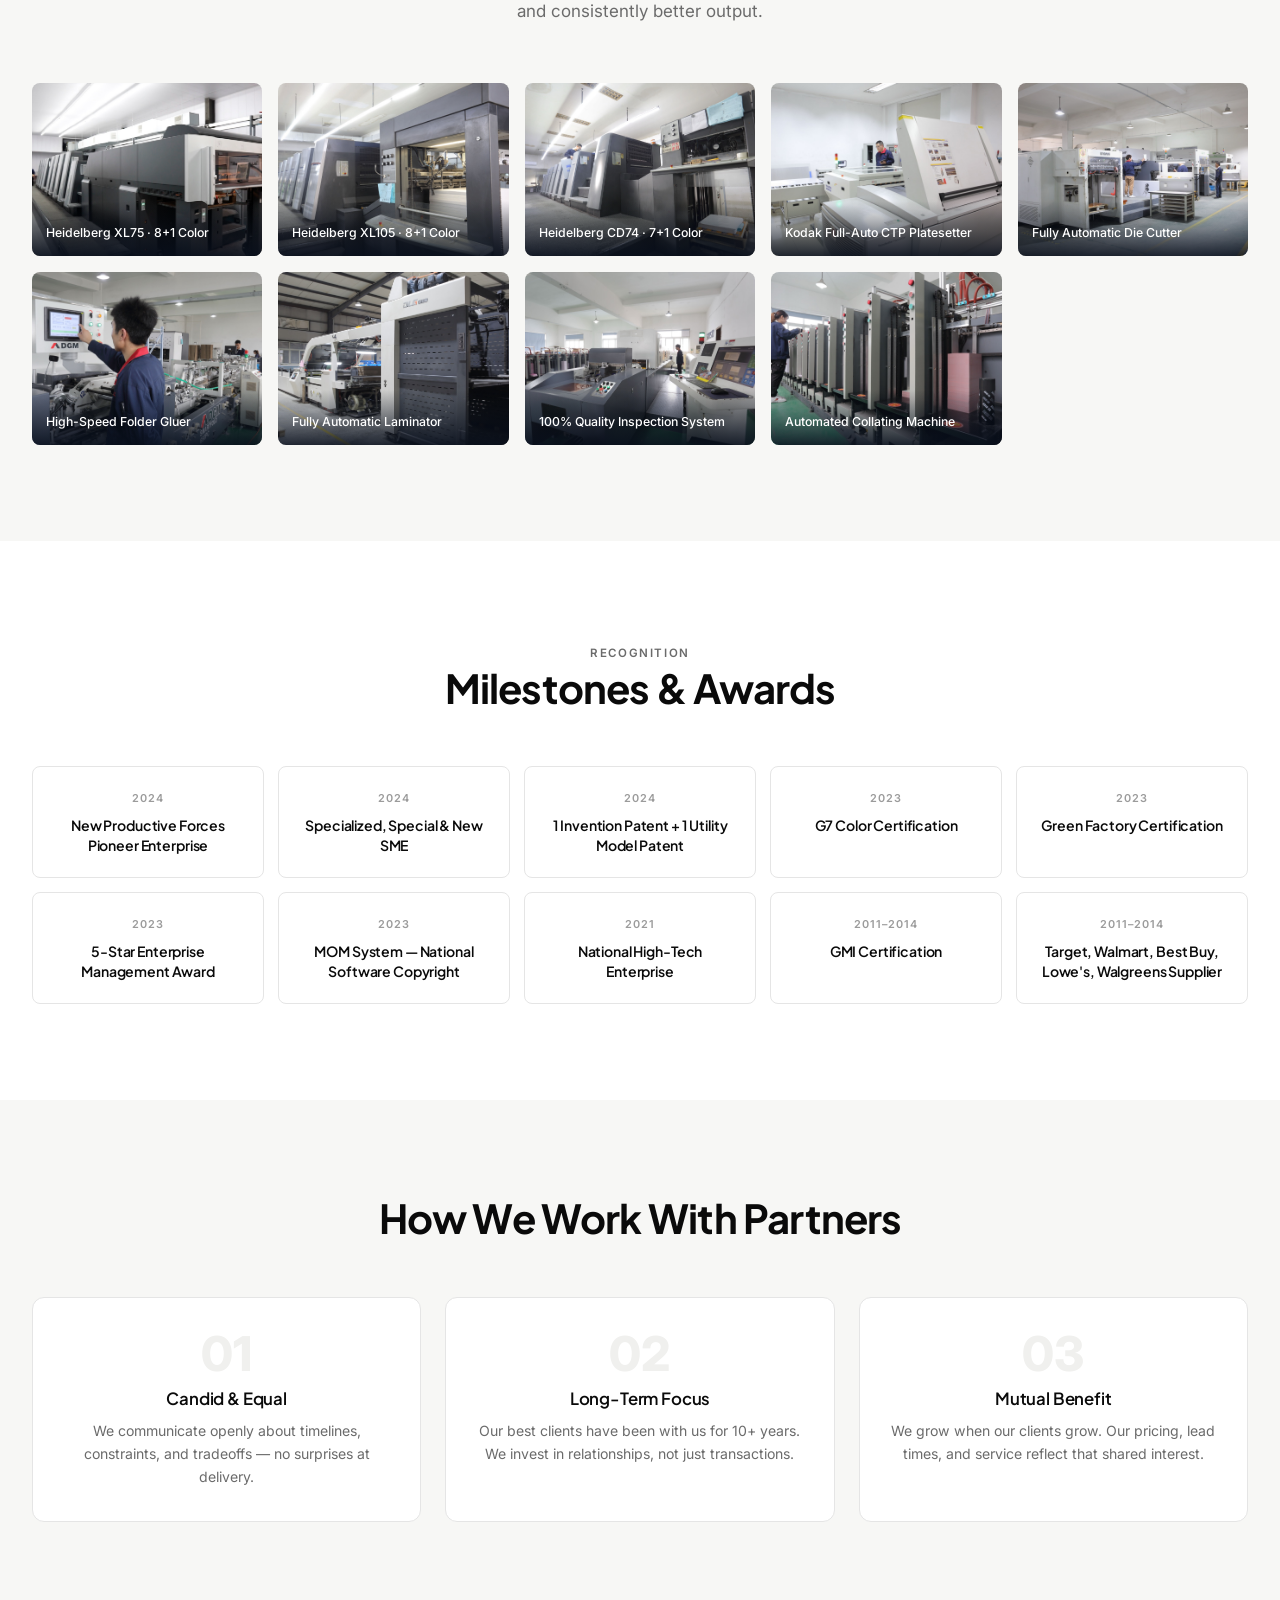
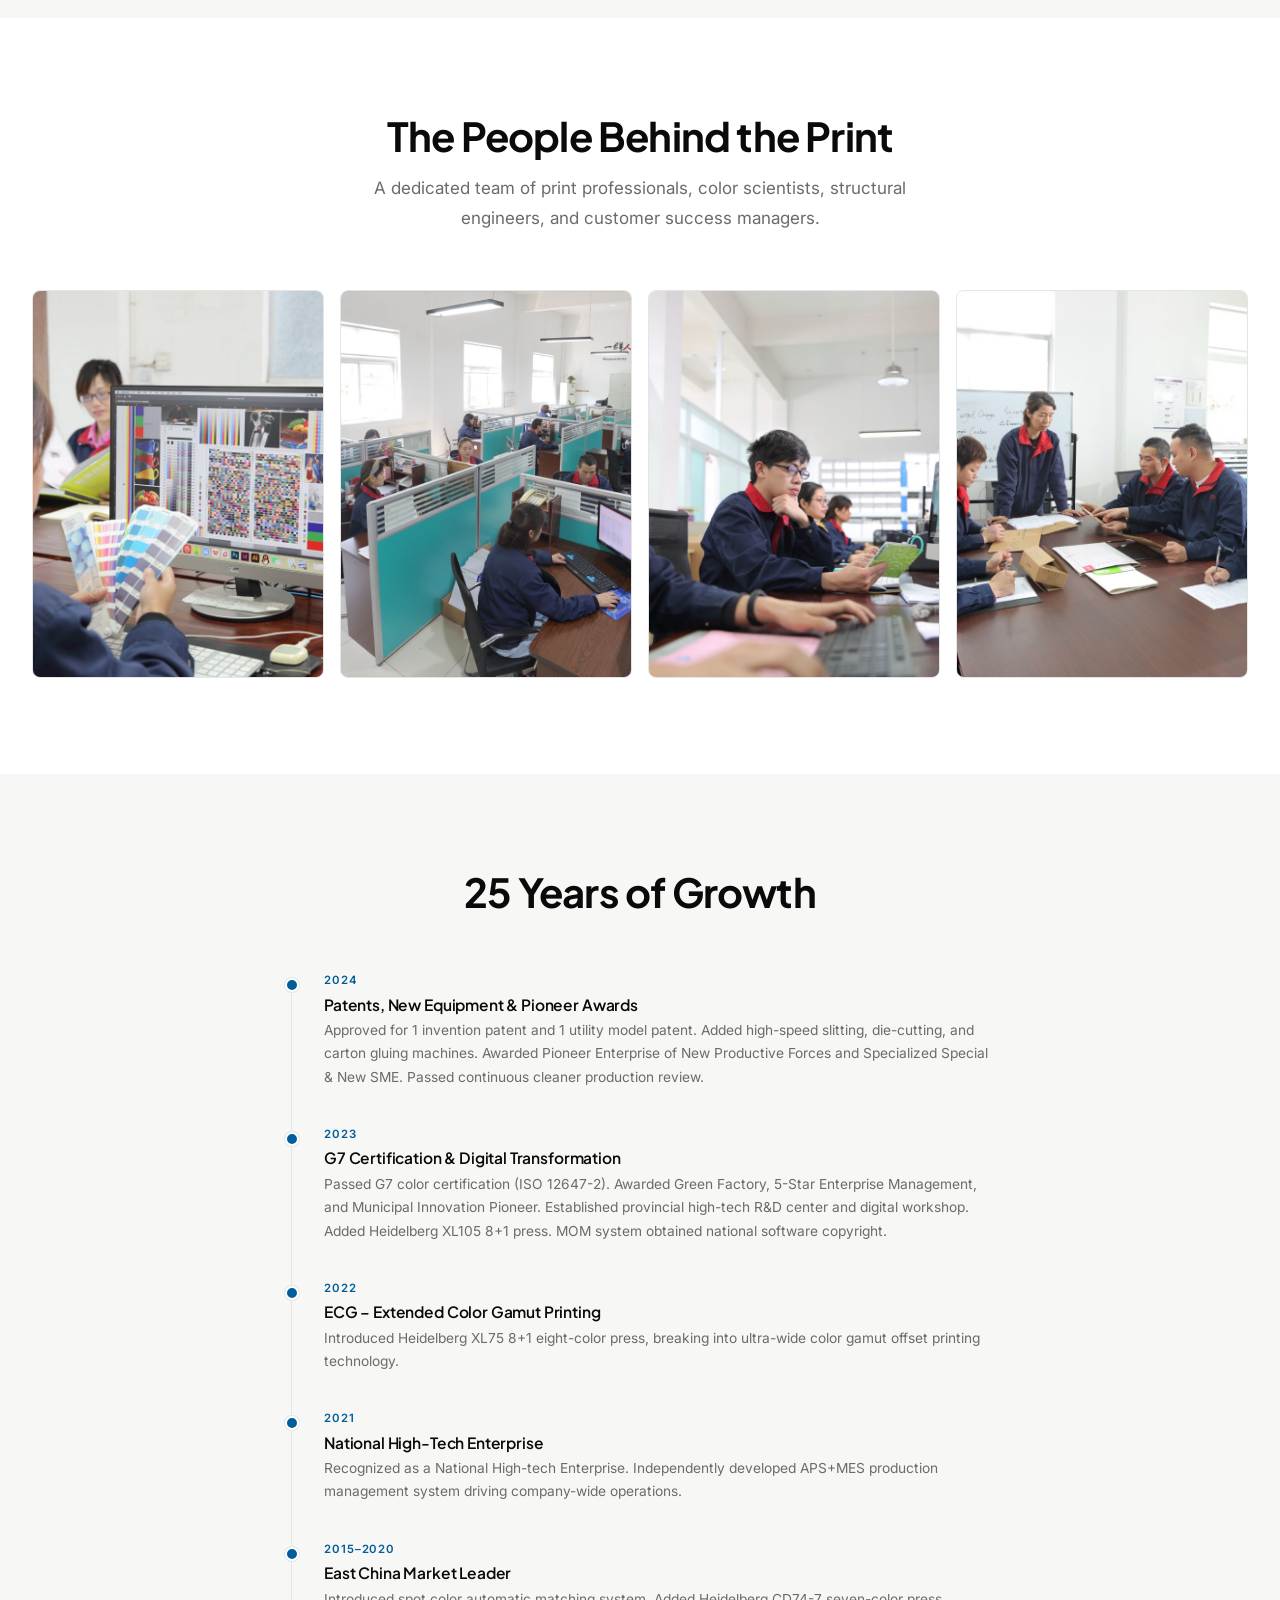
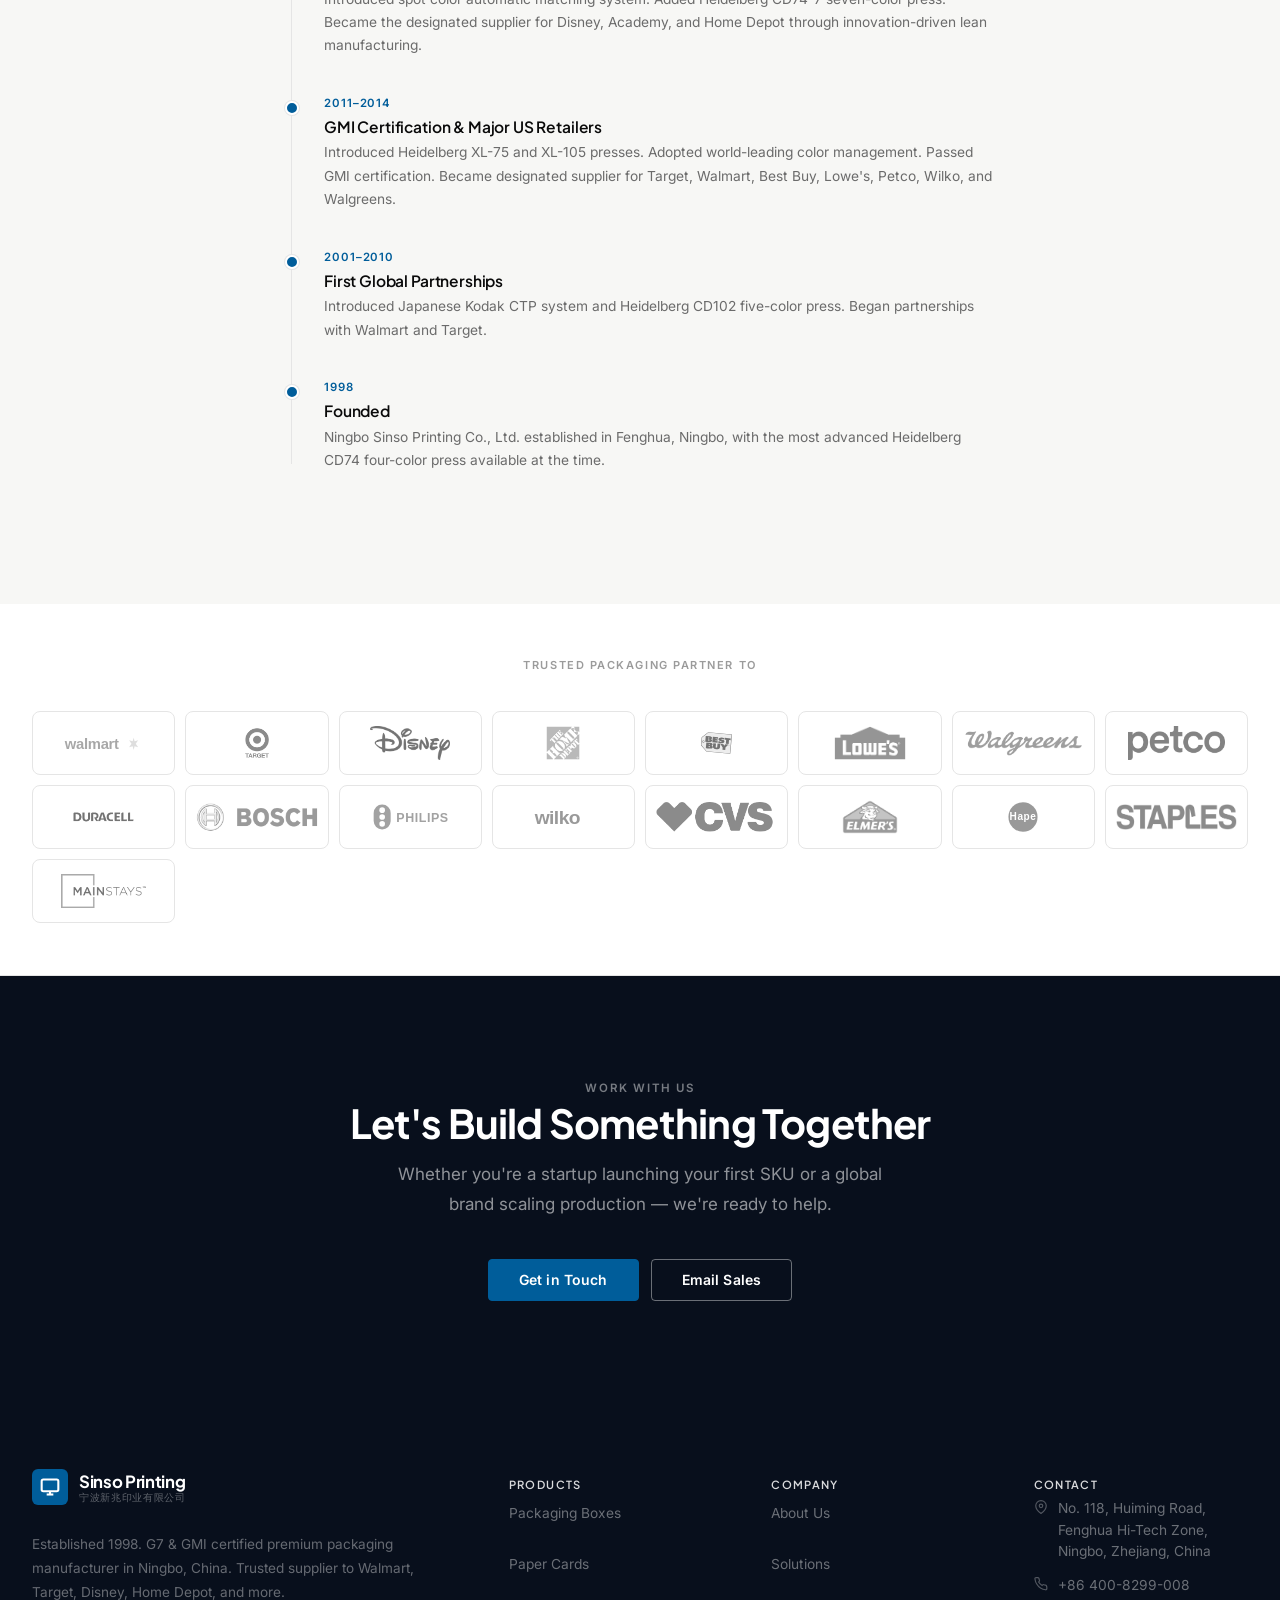
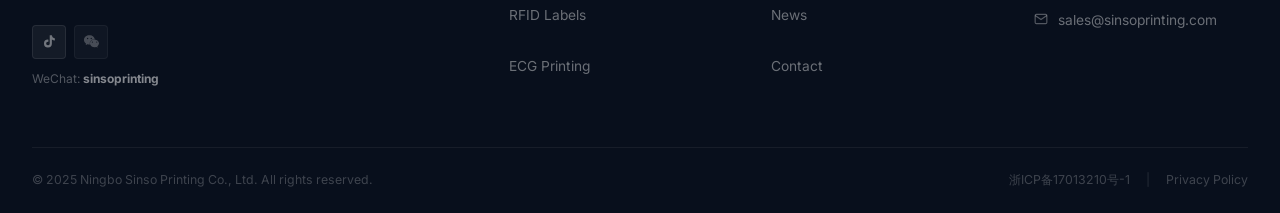
<file: Company-Overview.html>
<!DOCTYPE html>
<html lang="en">
<head>
  <meta charset="UTF-8">
  <meta name="viewport" content="width=device-width, initial-scale=1.0">
  <title>About Us – Sinso Printing | G7 &amp; GMI Certified Packaging Manufacturer Since 1998</title>
  <meta name="description" content="Ningbo Sinso Printing Co., Ltd. — established 1998, G7 &amp; GMI certified, 12,000m² facility. Trusted supplier to Walmart, Target, Disney, Home Depot. Our story, technology, and team.">
  <link rel="canonical" href="https://www.sinsoprinting.com/Company-Overview.html">
  <link rel="alternate" hreflang="en" href="https://www.sinsoprinting.com/Company-Overview.html">
  <link rel="alternate" hreflang="zh-Hans" href="https://www.sinsoprinting.com/Company-Overview.html?lang=zh">
  <link rel="alternate" hreflang="x-default" href="https://www.sinsoprinting.com/Company-Overview.html">
  <script async src="https://www.googletagmanager.com/gtag/js?id=G-WV8VQYH642"></script>
  <script>window.dataLayer=window.dataLayer||[];function gtag(){dataLayer.push(arguments);}gtag('js',new Date());gtag('config','G-WV8VQYH642');</script>
  <link rel="stylesheet" href="css/main.css">
  <style>
    .about-intro-grid {
      display: grid;
      grid-template-columns: 1fr 1fr;
      gap: 72px;
      align-items: center;
    }
    .about-intro-imgs {
      display: grid;
      grid-template-columns: 1fr 1fr;
      gap: 10px;
    }
    .about-intro-imgs img {
      border-radius: var(--radius);
      aspect-ratio: 1;
      object-fit: cover;
    }
    .about-intro-imgs img:first-child {
      grid-column: 1 / -1;
      aspect-ratio: 16/9;
    }
    .about-stat-num {
      font-size: 2rem;
      font-weight: 800;
      color: var(--blue);
      line-height: 1;
      letter-spacing: -0.02em;
    }
    .about-stat-label {
      font-size: 0.78rem;
      color: var(--gray-500);
      margin-top: 4px;
    }
    .value-grid {
      display: grid;
      grid-template-columns: repeat(3, 1fr);
      gap: 24px;
    }
    .value-card {
      padding: 32px 28px;
      border-radius: var(--radius-lg);
      background: var(--white);
      border: 1px solid var(--gray-200);
      text-align: center;
    }
    .value-num {
      font-size: 3rem;
      font-weight: 800;
      color: var(--gray-100);
      line-height: 1;
      margin-bottom: 12px;
    }
    .value-card h4 { color: var(--text); margin-bottom: 10px; }
    .value-card p { font-size: 0.88rem; color: var(--gray-500); line-height: 1.65; }
    @media(max-width: 1024px) {
      .about-intro-grid { grid-template-columns: 1fr; gap: 40px; }
      .value-grid { grid-template-columns: 1fr 1fr; }
    }
    @media(max-width: 600px) {
      .value-grid { grid-template-columns: 1fr; }
    }
  </style>
</head>
<body>

<div id="header-mount"></div>

<!-- Hero -->
<div class="page-hero">
  <div class="container">
    <div class="page-hero-content">
      <div class="breadcrumb">
        <a href="index.html" data-lang="en">Home</a>
        <a href="index.html" data-lang="zh">首页</a>
        <span>›</span>
        <span data-lang="en">About Us</span>
        <span data-lang="zh">关于我们</span>
      </div>
      <h1 data-lang="en">About Sinso Printing</h1>
      <h1 data-lang="zh">关于新兆印业</h1>
      <p data-lang="en">From a small Ningbo print shop in 1998 to a G7-certified global packaging manufacturer — 25 years of continuous investment, innovation, and trust.</p>
      <p data-lang="zh">从1998年宁波一家小型印刷厂，成长为G7认证的全球包装制造商——25年持续投入、创新与信任的历程。</p>
    </div>
  </div>
</div>

<!-- ── 1. Our Story ── -->
<section class="section">
  <div class="container">
    <div class="about-intro-grid">
      <div>

        <h2 class="section-title" data-lang="en">Ningbo's Leading Color Packaging Manufacturer</h2>
        <h2 class="section-title" data-lang="zh">华东地区彩印包装领跑者</h2>
        <p style="color:var(--gray-500);line-height:1.8;margin-bottom:16px;font-size:0.95rem;" data-lang="en">
          Ningbo Sinso Printing Co., Ltd. was established in 1998 in Fenghua, Ningbo, Zhejiang Province. Over 25 years we have grown from a regional print shop into a nationally recognized high-tech enterprise, operating over 12,000 square meters of modern production space.
        </p>
        <p style="color:var(--gray-500);line-height:1.8;margin-bottom:16px;font-size:0.95rem;" data-lang="zh">
          宁波新兆印业有限公司成立于1998年，位于浙江省宁波市奉化区。25年间，我们从一家区域印刷厂成长为国家认定的高新技术企业，拥有超过12,000平方米的现代化生产空间。
        </p>
        <p style="color:var(--gray-500);line-height:1.8;margin-bottom:32px;font-size:0.95rem;" data-lang="en">
          Today we are the designated packaging and printing supplier for Walmart, Target, Disney, Home Depot, Best Buy, Lowe's, Petco, Walgreens, and Wilko — brands that demand the highest standards of color accuracy, structural integrity, and compliance.
        </p>
        <p style="color:var(--gray-500);line-height:1.8;margin-bottom:32px;font-size:0.95rem;" data-lang="zh">
          如今，我们是沃尔玛、塔吉特、迪士尼、家得宝、百思买、Lowe's、Petco、Walgreens及Wilko的指定包装印刷供应商——这些品牌对色彩精准度、结构完整性和合规性要求最为严苛。
        </p>
        <div style="display:flex;gap:36px;flex-wrap:wrap;">
          <div>
            <div class="about-stat-num">1998</div>
            <div class="about-stat-label" data-lang="en">Year Founded</div>
            <div class="about-stat-label" data-lang="zh">创立年份</div>
          </div>
          <div>
            <div class="about-stat-num">12,000m²</div>
            <div class="about-stat-label" data-lang="en">Production Facility</div>
            <div class="about-stat-label" data-lang="zh">生产基地</div>
          </div>
          <div>
            <div class="about-stat-num">17+</div>
            <div class="about-stat-label" data-lang="en">Global Brand Partners</div>
            <div class="about-stat-label" data-lang="zh">全球品牌合作伙伴</div>
          </div>
        </div>
      </div>
      <div class="about-intro-imgs">
        <img src="images/team/A70A9425.jpg" alt="Sinso Printing team" loading="lazy">
        <img src="images/team/A70A9250.jpg" alt="Sinso Printing operations" loading="lazy">
        <img src="images/team/A70A9392.jpg" alt="Sinso Printing facility" loading="lazy">
      </div>
    </div>
  </div>
</section>

<!-- ── 2. Certifications & Differentiators ── -->
<section class="section section--gray">
  <div class="container">
    <div class="section-header centered">

      <h2 class="section-title" data-lang="en">Built for Global Brand Standards</h2>
      <h2 class="section-title" data-lang="zh">达到全球品牌标准</h2>
      <p class="section-desc" data-lang="en">Every certification we hold exists because a major retail buyer required it. We didn't certify for show — we certified to qualify.</p>
      <p class="section-desc" data-lang="zh">我们持有的每项认证，都源于主流零售买家的要求。我们认证不为展示——而为资格。</p>
    </div>
    <div class="cert-grid">
      <div class="cert-card">
        <div class="cert-icon">
          <svg width="26" height="26" viewBox="0 0 24 24" fill="none" stroke="currentColor" stroke-width="2"><circle cx="12" cy="8" r="6"/><path d="M15.477 12.89L17 22l-5-3-5 3 1.523-9.11"/></svg>
        </div>
        <h4>G7 Certified</h4>
        <p data-lang="en">Passed G7 color calibration in 2023 — the highest standard for achieving consistent, predictable print output globally.</p>
        <p data-lang="zh">2023年通过G7色彩校准——实现全球一致、可预测印刷输出的最高标准。</p>
      </div>
      <div class="cert-card">
        <div class="cert-icon">
          <svg width="26" height="26" viewBox="0 0 24 24" fill="none" stroke="currentColor" stroke-width="2"><path d="M12 22s8-4 8-10V5l-8-3-8 3v7c0 6 8 10 8 10z"/></svg>
        </div>
        <h4>GMI Certified</h4>
        <p data-lang="en">GMI certification is a prerequisite for supplying packaging to Walmart, Target, Best Buy, and most major US retailers.</p>
        <p data-lang="zh">GMI认证是向沃尔玛、塔吉特、百思买等美国主流零售商供应包装的必备条件。</p>
      </div>
      <div class="cert-card">
        <div class="cert-icon">
          <svg width="26" height="26" viewBox="0 0 24 24" fill="none" stroke="currentColor" stroke-width="2"><rect x="2" y="3" width="20" height="14" rx="2"/><line x1="8" y1="21" x2="16" y2="21"/><line x1="12" y1="17" x2="12" y2="21"/></svg>
        </div>
        <h4 data-lang="en">High-Tech Enterprise</h4>
        <h4 data-lang="zh">高新技术企业</h4>
        <p data-lang="en">Nationally recognized as a High-tech Enterprise since 2021 — validating our R&amp;D capabilities in digital printing systems.</p>
        <p data-lang="zh">自2021年起获国家认定为高新技术企业，证明我们在数字印刷系统方面的研发能力。</p>
      </div>
      <div class="cert-card">
        <div class="cert-icon">
          <svg width="26" height="26" viewBox="0 0 24 24" fill="none" stroke="currentColor" stroke-width="2"><path d="M11 20A7 7 0 0 1 9.8 6.1C15.5 5 17 4.48 19 2c1 2 2 4.18 2 8 0 5.5-4.78 10-10 10z"/><path d="M2 21c0-3 1.85-5.36 5.08-6C9.5 14.52 12 13 13 12"/></svg>
        </div>
        <h4 data-lang="en">Green Factory</h4>
        <h4 data-lang="zh">绿色工厂</h4>
        <p data-lang="en">Certified Green Factory and passed continuous cleaner production review — meeting ESG requirements of global buyers.</p>
        <p data-lang="zh">获评绿色工厂并通过持续清洁生产审核，满足全球买家的ESG要求。</p>
      </div>
      <div class="cert-card">
        <div class="cert-icon">
          <svg width="26" height="26" viewBox="0 0 24 24" fill="none" stroke="currentColor" stroke-width="2"><polyline points="22 12 18 12 15 21 9 3 6 12 2 12"/></svg>
        </div>
        <h4 data-lang="en">Proprietary MOM System</h4>
        <h4 data-lang="zh">自主研发MOM系统</h4>
        <p data-lang="en">In-house MOM + APS/MES software (copyright approved by National Copyright Administration) drives real-time production management.</p>
        <p data-lang="zh">自主研发的MOM+APS/MES软件（已获国家版权局批准）驱动实时生产管理。</p>
      </div>
      <div class="cert-card">
        <div class="cert-icon">
          <svg width="26" height="26" viewBox="0 0 24 24" fill="none" stroke="currentColor" stroke-width="2"><circle cx="12" cy="12" r="3"/><path d="M12 1v4M12 19v4M4.22 4.22l2.83 2.83M16.95 16.95l2.83 2.83M1 12h4M19 12h4M4.22 19.78l2.83-2.83M16.95 7.05l2.83-2.83"/></svg>
        </div>
        <h4 data-lang="en">Specialized &amp; Special New Enterprise</h4>
        <h4 data-lang="zh">专精特新中小企业</h4>
        <p data-lang="en">2024 award winner for "New Productive Forces Pioneer" — recognized for innovation in manufacturing technology.</p>
        <p data-lang="zh">2024年荣获"新质生产力先锋企业"称号，获得制造技术创新认可。</p>
      </div>
    </div>
  </div>
</section>

<!-- ── 3. RGB Printing Technology ── -->
<section class="tech-section">
  <div class="container">
    <div class="section-header centered">
      <span class="eyebrow">ECG Printing Technology</span>
      <h2 class="section-title section-title--light" data-lang="en">Ultra-Wide Color Gamut Printing</h2>
      <h2 class="section-title section-title--light" data-lang="zh">超广色域印刷技术</h2>
      <p class="section-desc section-desc--light" data-lang="en">Introduced in 2022 with our Heidelberg XL75 8+1 press — our ECG (Extended Color Gamut) printing system pushes far beyond standard CMYK, delivering colors that were previously impossible in offset printing.</p>
      <p class="section-desc section-desc--light" data-lang="zh">2022年随海德堡XL75 8+1印刷机引进，我们的ECG超广色域印刷系统远超标准CMYK——实现传统胶印中无法达到的色彩。</p>
    </div>

    <div class="rgb-bar" aria-hidden="true"></div>

    <div class="cert-grid" style="margin-top:48px;">
      <div class="cert-card" style="background:rgba(255,255,255,0.06);border-color:rgba(255,255,255,0.12);">
        <div class="cert-icon" style="background:rgba(0,177,221,0.2);color:var(--cyan);">
          <svg width="24" height="24" viewBox="0 0 24 24" fill="none" stroke="currentColor" stroke-width="2"><path d="M1 12s4-8 11-8 11 8 11 8-4 8-11 8-11-8-11-8z"/><circle cx="12" cy="12" r="3"/></svg>
        </div>
        <h4 style="color:var(--white);" data-lang="en">Expanded Color Gamut</h4>
        <h4 style="color:var(--white);" data-lang="zh">扩展色域</h4>
        <p style="color:rgba(255,255,255,0.6);" data-lang="en">Covers colors beyond standard CMYK — vibrant oranges, deep greens, and saturated blues that standard presses cannot reproduce.</p>
        <p style="color:rgba(255,255,255,0.6);" data-lang="zh">覆盖标准CMYK以外的色彩——鲜艳的橙色、深邃的绿色和饱和的蓝色，标准印刷机无法复制。</p>
      </div>
      <div class="cert-card" style="background:rgba(255,255,255,0.06);border-color:rgba(255,255,255,0.12);">
        <div class="cert-icon" style="background:rgba(0,177,221,0.2);color:var(--cyan);">
          <svg width="24" height="24" viewBox="0 0 24 24" fill="none" stroke="currentColor" stroke-width="2"><line x1="8" y1="6" x2="21" y2="6"/><line x1="8" y1="12" x2="21" y2="12"/><line x1="8" y1="18" x2="21" y2="18"/><line x1="3" y1="6" x2="3.01" y2="6"/><line x1="3" y1="12" x2="3.01" y2="12"/><line x1="3" y1="18" x2="3.01" y2="18"/></svg>
        </div>
        <h4 style="color:var(--white);" data-lang="en">GMG Color Management</h4>
        <h4 style="color:var(--white);" data-lang="zh">GMG色彩管理</h4>
        <p style="color:rgba(255,255,255,0.6);" data-lang="en">Digital prepress color management ensures what you approve on screen is exactly what prints — run after run, order after order.</p>
        <p style="color:rgba(255,255,255,0.6);" data-lang="zh">数字印前色彩管理确保屏幕批准内容与印刷结果完全一致——批次之间、订单之间。</p>
      </div>
      <div class="cert-card" style="background:rgba(255,255,255,0.06);border-color:rgba(255,255,255,0.12);">
        <div class="cert-icon" style="background:rgba(0,177,221,0.2);color:var(--cyan);">
          <svg width="24" height="24" viewBox="0 0 24 24" fill="none" stroke="currentColor" stroke-width="2"><polygon points="12 2 15.09 8.26 22 9.27 17 14.14 18.18 21.02 12 17.77 5.82 21.02 7 14.14 2 9.27 8.91 8.26 12 2"/></svg>
        </div>
        <h4 style="color:var(--white);" data-lang="en">ISO 12647-2 Compliant</h4>
        <h4 style="color:var(--white);" data-lang="zh">符合ISO 12647-2标准</h4>
        <p style="color:rgba(255,255,255,0.6);" data-lang="en">Full implementation of the international offset printing standard — the foundation of our G7 certification and color consistency guarantee.</p>
        <p style="color:rgba(255,255,255,0.6);" data-lang="zh">完整实施国际胶印标准——G7认证和色彩一致性保证的基础。</p>
      </div>
    </div>
    <div style="text-align:center;margin-top:36px;">
      <a href="rgb-printing.html" class="btn btn-outline" data-lang="en">Learn More About ECG Printing</a>
      <a href="rgb-printing.html" class="btn btn-outline" data-lang="zh">了解更多ECG印刷</a>
    </div>
  </div>
</section>

<!-- ── 4. Equipment ── -->
<section class="section section--gray">
  <div class="container">
    <div class="section-header centered">

      <h2 class="section-title" data-lang="en">German Precision at Every Stage</h2>
      <h2 class="section-title" data-lang="zh">每个环节的德国精密工艺</h2>
      <p class="section-desc" data-lang="en">Heidelberg presses are the global gold standard in offset printing. Our investment in the latest generation machinery means tighter tolerances and consistently better output.</p>
      <p class="section-desc" data-lang="zh">海德堡印刷机是全球胶印的黄金标准。我们对最新一代设备的投入意味着更严格的公差和更稳定的输出质量。</p>
    </div>
    <div class="equipment-grid">
      <div class="equipment-card">
        <img src="images/equipment/海德堡XL75-8+1.jpg" alt="Heidelberg XL75 8+1 press" loading="lazy">
        <div class="equipment-card-label" data-lang="en">Heidelberg XL75 · 8+1 Color</div>
        <div class="equipment-card-label" data-lang="zh">海德堡XL75 · 8+1色</div>
      </div>
      <div class="equipment-card">
        <img src="images/equipment/海德堡XL105-5+1.jpg" alt="Heidelberg XL105 press" loading="lazy">
        <div class="equipment-card-label" data-lang="en">Heidelberg XL105 · 8+1 Color</div>
        <div class="equipment-card-label" data-lang="zh">海德堡XL105 · 8+1色</div>
      </div>
      <div class="equipment-card">
        <img src="images/equipment/海德堡  CD74-7+1.jpg" alt="Heidelberg CD74 press" loading="lazy">
        <div class="equipment-card-label" data-lang="en">Heidelberg CD74 · 7+1 Color</div>
        <div class="equipment-card-label" data-lang="zh">海德堡CD74 · 7+1色</div>
      </div>
      <div class="equipment-card">
        <img src="images/equipment/全自动柯达全胜制版.jpg" alt="Kodak CTP platesetter" loading="lazy">
        <div class="equipment-card-label" data-lang="en">Kodak Full-Auto CTP Platesetter</div>
        <div class="equipment-card-label" data-lang="zh">全自动柯达全胜CTP制版机</div>
      </div>
      <div class="equipment-card">
        <img src="images/equipment/全自动模切.jpg" alt="Auto die cutting machine" loading="lazy">
        <div class="equipment-card-label" data-lang="en">Fully Automatic Die Cutter</div>
        <div class="equipment-card-label" data-lang="zh">全自动模切机</div>
      </div>
      <div class="equipment-card">
        <img src="images/equipment/全自动高速糊盒.jpg" alt="High speed folder gluer" loading="lazy">
        <div class="equipment-card-label" data-lang="en">High-Speed Folder Gluer</div>
        <div class="equipment-card-label" data-lang="zh">全自动高速糊盒机</div>
      </div>
      <div class="equipment-card">
        <img src="images/equipment/全自动裱瓦1.jpg" alt="Auto laminating machine" loading="lazy">
        <div class="equipment-card-label" data-lang="en">Fully Automatic Laminator</div>
        <div class="equipment-card-label" data-lang="zh">全自动裱纸机</div>
      </div>
      <div class="equipment-card">
        <img src="images/equipment/品检机.jpg" alt="Quality inspection machine" loading="lazy">
        <div class="equipment-card-label" data-lang="en">100% Quality Inspection System</div>
        <div class="equipment-card-label" data-lang="zh">全数量品检机</div>
      </div>
      <div class="equipment-card">
        <img src="images/equipment/配页机.jpg" alt="Collating machine" loading="lazy">
        <div class="equipment-card-label" data-lang="en">Automated Collating Machine</div>
        <div class="equipment-card-label" data-lang="zh">配页机</div>
      </div>
    </div>
  </div>
</section>

<!-- ── 5. Awards & Recognition ── -->
<section class="section">
  <div class="container">
    <div class="section-header centered">
      <span class="eyebrow" data-lang="en">Recognition</span>
      <span class="eyebrow" data-lang="zh">荣誉资质</span>
      <h2 class="section-title" data-lang="en">Milestones &amp; Awards</h2>
      <h2 class="section-title" data-lang="zh">里程碑与荣誉</h2>
    </div>
    <div class="award-grid">
      <div class="award-card">
        <div class="award-year">2024</div>
        <h4 data-lang="en">New Productive Forces Pioneer Enterprise</h4>
        <h4 data-lang="zh">新质生产力先锋企业</h4>
      </div>
      <div class="award-card">
        <div class="award-year">2024</div>
        <h4 data-lang="en">Specialized, Special &amp; New SME</h4>
        <h4 data-lang="zh">专精特新中小企业</h4>
      </div>
      <div class="award-card">
        <div class="award-year">2024</div>
        <h4 data-lang="en">1 Invention Patent + 1 Utility Model Patent</h4>
        <h4 data-lang="zh">1项发明专利 + 1项实用新型专利</h4>
      </div>
      <div class="award-card">
        <div class="award-year">2023</div>
        <h4>G7 Color Certification</h4>
      </div>
      <div class="award-card">
        <div class="award-year">2023</div>
        <h4 data-lang="en">Green Factory Certification</h4>
        <h4 data-lang="zh">绿色工厂认证</h4>
      </div>
      <div class="award-card">
        <div class="award-year">2023</div>
        <h4 data-lang="en">5-Star Enterprise Management Award</h4>
        <h4 data-lang="zh">五星级企业管理创新奖</h4>
      </div>
      <div class="award-card">
        <div class="award-year">2023</div>
        <h4 data-lang="en">MOM System — National Software Copyright</h4>
        <h4 data-lang="zh">MOM系统国家版权局软件著作权</h4>
      </div>
      <div class="award-card">
        <div class="award-year">2021</div>
        <h4 data-lang="en">National High-Tech Enterprise</h4>
        <h4 data-lang="zh">国家高新技术企业</h4>
      </div>
      <div class="award-card">
        <div class="award-year">2011–2014</div>
        <h4>GMI Certification</h4>
      </div>
      <div class="award-card">
        <div class="award-year">2011–2014</div>
        <h4 data-lang="en">Target, Walmart, Best Buy, Lowe's, Walgreens Supplier</h4>
        <h4 data-lang="zh">塔吉特、沃尔玛、百思买、Lowe's、Walgreens指定供应商</h4>
      </div>
    </div>
  </div>
</section>

<!-- ── 6. Values ── -->
<section class="section section--gray">
  <div class="container">
    <div class="section-header centered">

      <h2 class="section-title" data-lang="en">How We Work With Partners</h2>
      <h2 class="section-title" data-lang="zh">我们如何与合作伙伴共事</h2>
    </div>
    <div class="value-grid">
      <div class="value-card">
        <div class="value-num">01</div>
        <h4 data-lang="en">Candid &amp; Equal</h4>
        <h4 data-lang="zh">坦诚平等</h4>
        <p data-lang="en">We communicate openly about timelines, constraints, and tradeoffs — no surprises at delivery.</p>
        <p data-lang="zh">我们对时间线、限制和权衡保持开放沟通——交货时无意外。</p>
      </div>
      <div class="value-card">
        <div class="value-num">02</div>
        <h4 data-lang="en">Long-Term Focus</h4>
        <h4 data-lang="zh">长期合作</h4>
        <p data-lang="en">Our best clients have been with us for 10+ years. We invest in relationships, not just transactions.</p>
        <p data-lang="zh">我们最好的客户与我们合作超过10年。我们投入于关系，而不仅仅是交易。</p>
      </div>
      <div class="value-card">
        <div class="value-num">03</div>
        <h4 data-lang="en">Mutual Benefit</h4>
        <h4 data-lang="zh">互利共赢</h4>
        <p data-lang="en">We grow when our clients grow. Our pricing, lead times, and service reflect that shared interest.</p>
        <p data-lang="zh">客户成长，我们也成长。我们的定价、交货期和服务体现这种共同利益。</p>
      </div>
    </div>
  </div>
</section>

<!-- ── 7. Team ── -->
<section class="section">
  <div class="container">
    <div class="section-header centered">

      <h2 class="section-title" data-lang="en">The People Behind the Print</h2>
      <h2 class="section-title" data-lang="zh">印刷背后的人</h2>
      <p class="section-desc" data-lang="en">A dedicated team of print professionals, color scientists, structural engineers, and customer success managers.</p>
      <p class="section-desc" data-lang="zh">一支由印刷专业人员、色彩科学家、结构工程师和客户成功经理组成的专业团队。</p>
    </div>
    <div class="team-grid">
      <div class="team-card"><div class="team-card-img"><img src="images/team/A70A9425.jpg" alt="Sinso team" loading="lazy"></div></div>
      <div class="team-card"><div class="team-card-img"><img src="images/team/A70A9250.jpg" alt="Sinso team" loading="lazy"></div></div>
      <div class="team-card"><div class="team-card-img"><img src="images/team/A70A9392.jpg" alt="Sinso team" loading="lazy"></div></div>
      <div class="team-card"><div class="team-card-img"><img src="images/team/A70A9495.jpg" alt="Sinso team" loading="lazy"></div></div>
    </div>
  </div>
</section>

<!-- ── 8. History Timeline ── -->
<section class="section section--gray">
  <div class="container">
    <div class="section-header centered">

      <h2 class="section-title" data-lang="en">25 Years of Growth</h2>
      <h2 class="section-title" data-lang="zh">25年发展历程</h2>
    </div>
    <div style="max-width:720px;margin:0 auto;">
      <div class="timeline">
        <div class="timeline-item">
          <div class="timeline-year">2024</div>
          <h4 data-lang="en">Patents, New Equipment &amp; Pioneer Awards</h4>
          <h4 data-lang="zh">专利、新设备及先锋奖项</h4>
          <p data-lang="en">Approved for 1 invention patent and 1 utility model patent. Added high-speed slitting, die-cutting, and carton gluing machines. Awarded Pioneer Enterprise of New Productive Forces and Specialized Special &amp; New SME. Passed continuous cleaner production review.</p>
          <p data-lang="zh">成功获批1项发明专利及1项实用新型专利。新增高速分切机、全自动模切机和高速糊盒机。荣获新质生产力先锋企业及专精特新中小企业称号。通过持续清洁生产评审。</p>
        </div>
        <div class="timeline-item">
          <div class="timeline-year">2023</div>
          <h4 data-lang="en">G7 Certification &amp; Digital Transformation</h4>
          <h4 data-lang="zh">G7认证及数字化转型</h4>
          <p data-lang="en">Passed G7 color certification (ISO 12647-2). Awarded Green Factory, 5-Star Enterprise Management, and Municipal Innovation Pioneer. Established provincial high-tech R&amp;D center and digital workshop. Added Heidelberg XL105 8+1 press. MOM system obtained national software copyright.</p>
          <p data-lang="zh">通过G7色彩认证（ISO 12647-2）。获评绿色工厂、五星级企业管理奖及市级创新先锋。成立省级高新技术企业研究中心和数字化车间。新增海德堡XL105 8+1印刷机。MOM系统获国家版权局软件著作权。</p>
        </div>
        <div class="timeline-item">
          <div class="timeline-year">2022</div>
          <h4 data-lang="en">ECG – Extended Color Gamut Printing</h4>
          <h4 data-lang="zh">ECG超广色域印刷</h4>
          <p data-lang="en">Introduced Heidelberg XL75 8+1 eight-color press, breaking into ultra-wide color gamut offset printing technology.</p>
          <p data-lang="zh">引进海德堡XL75 8+1八色机，突破传统印刷，踏入超广色域胶印新技术领域。</p>
        </div>
        <div class="timeline-item">
          <div class="timeline-year">2021</div>
          <h4 data-lang="en">National High-Tech Enterprise</h4>
          <h4 data-lang="zh">国家高新技术企业</h4>
          <p data-lang="en">Recognized as a National High-tech Enterprise. Independently developed APS+MES production management system driving company-wide operations.</p>
          <p data-lang="zh">获评国家高新技术企业。自主研发APS+MES系统，驱动全公司生产管理。</p>
        </div>
        <div class="timeline-item">
          <div class="timeline-year">2015–2020</div>
          <h4 data-lang="en">East China Market Leader</h4>
          <h4 data-lang="zh">华东地区彩印包装领跑者</h4>
          <p data-lang="en">Introduced spot color automatic matching system. Added Heidelberg CD74-7 seven-color press. Became the designated supplier for Disney, Academy, and Home Depot through innovation-driven lean manufacturing.</p>
          <p data-lang="zh">引进专色油墨自动配色系统。购入海德堡CD74-7七色机。通过创新管理和精益生产，成为迪士尼、Academy及家得宝指定供应商。</p>
        </div>
        <div class="timeline-item">
          <div class="timeline-year">2011–2014</div>
          <h4 data-lang="en">GMI Certification &amp; Major US Retailers</h4>
          <h4 data-lang="zh">GMI认证及进入美国主流零售商</h4>
          <p data-lang="en">Introduced Heidelberg XL-75 and XL-105 presses. Adopted world-leading color management. Passed GMI certification. Became designated supplier for Target, Walmart, Best Buy, Lowe's, Petco, Wilko, and Walgreens.</p>
          <p data-lang="zh">引进海德堡XL-75及XL-105印刷机。采用国际最前端色彩管理系统。通过GMI认证。成为塔吉特、沃尔玛、百思买、Lowe's、Petco、Wilko及Walgreens指定供应商。</p>
        </div>
        <div class="timeline-item">
          <div class="timeline-year">2001–2010</div>
          <h4 data-lang="en">First Global Partnerships</h4>
          <h4 data-lang="zh">首个全球合作伙伴关系</h4>
          <p data-lang="en">Introduced Japanese Kodak CTP system and Heidelberg CD102 five-color press. Began partnerships with Walmart and Target.</p>
          <p data-lang="zh">引进日本柯达CTP制版系统和海德堡CD102五色机。开始与沃尔玛和塔吉特建立合作关系。</p>
        </div>
        <div class="timeline-item">
          <div class="timeline-year">1998</div>
          <h4 data-lang="en">Founded</h4>
          <h4 data-lang="zh">创立</h4>
          <p data-lang="en">Ningbo Sinso Printing Co., Ltd. established in Fenghua, Ningbo, with the most advanced Heidelberg CD74 four-color press available at the time.</p>
          <p data-lang="zh">宁波新兆印业有限公司在宁波奉化成立，配备当时最先进的海德堡CD74四色机。</p>
        </div>
      </div>
    </div>
  </div>
</section>

<!-- ── 9. Client Logos ── -->
<div class="clients-section">
  <div class="container">
    <p class="clients-eyebrow" data-lang="en">Trusted Packaging Partner To</p>
    <p class="clients-eyebrow" data-lang="zh">全球知名品牌指定供应商</p>
    <div class="logo-grid">
      <div class="logo-card"><img src="images/logos/walmart.svg" alt="Walmart" loading="lazy"></div>
      <div class="logo-card"><img src="images/logos/target.png" alt="Target" loading="lazy"></div>
      <div class="logo-card"><img src="images/logos/disney.png" alt="Disney" loading="lazy"></div>
      <div class="logo-card"><img src="images/logos/home-depot.png" alt="The Home Depot" loading="lazy"></div>
      <div class="logo-card"><img src="images/logos/best-buy.svg" alt="Best Buy" loading="lazy"></div>
      <div class="logo-card"><img src="images/logos/lowes.png" alt="Lowe's" loading="lazy"></div>
      <div class="logo-card"><img src="images/logos/walgreens.png" alt="Walgreens" loading="lazy"></div>
      <div class="logo-card"><img src="images/logos/petco.png" alt="Petco" loading="lazy"></div>
      <div class="logo-card"><img src="images/logos/duracell.png" alt="Duracell" loading="lazy"></div>
      <div class="logo-card"><img src="images/logos/bosch.png" alt="Bosch" loading="lazy"></div>
      <div class="logo-card"><img src="images/logos/philips.svg" alt="Philips" loading="lazy"></div>
      <div class="logo-card"><img src="images/logos/wilko.svg" alt="Wilko" loading="lazy"></div>
      <div class="logo-card"><img src="images/logos/cvs.png" alt="CVS/pharmacy" loading="lazy"></div>
      <div class="logo-card"><img src="images/logos/elmers.png" alt="Elmer's" loading="lazy"></div>
      <div class="logo-card"><img src="images/logos/hape.svg" alt="Hape" loading="lazy"></div>
      <div class="logo-card"><img src="images/logos/staples.png" alt="Staples" loading="lazy"></div>
      <div class="logo-card"><img src="images/logos/mainstays.png" alt="Mainstays" loading="lazy"></div>
    </div>
  </div>
</div>

<!-- ── 10. CTA ── -->
<section class="contact-cta-section">
  <div class="container">
    <span class="eyebrow" style="color:rgba(255,255,255,0.45);" data-lang="en">Work With Us</span>
    <span class="eyebrow" style="color:rgba(255,255,255,0.45);" data-lang="zh">与我们合作</span>
    <h2 data-lang="en">Let's Build Something Together</h2>
    <h2 data-lang="zh">让我们共同创造</h2>
    <p data-lang="en">Whether you're a startup launching your first SKU or a global brand scaling production — we're ready to help.</p>
    <p data-lang="zh">无论您是推出首个SKU的初创公司，还是扩大生产规模的全球品牌，我们都准备好为您提供帮助。</p>
    <div class="contact-actions">
      <a href="contactus.html" class="btn btn-primary" data-lang="en">Get in Touch</a>
      <a href="contactus.html" class="btn btn-primary" data-lang="zh">联系我们</a>
      <a href="mailto:sales@sinsoprinting.com" class="btn btn-outline" data-lang="en">Email Sales</a>
      <a href="mailto:sales@sinsoprinting.com" class="btn btn-outline" data-lang="zh">发送邮件</a>
    </div>
  </div>
</section>

<div id="footer-mount"></div>
<script src="js/components.js"></script>
<script src="js/main.js"></script>
</body>
</html>
</file>
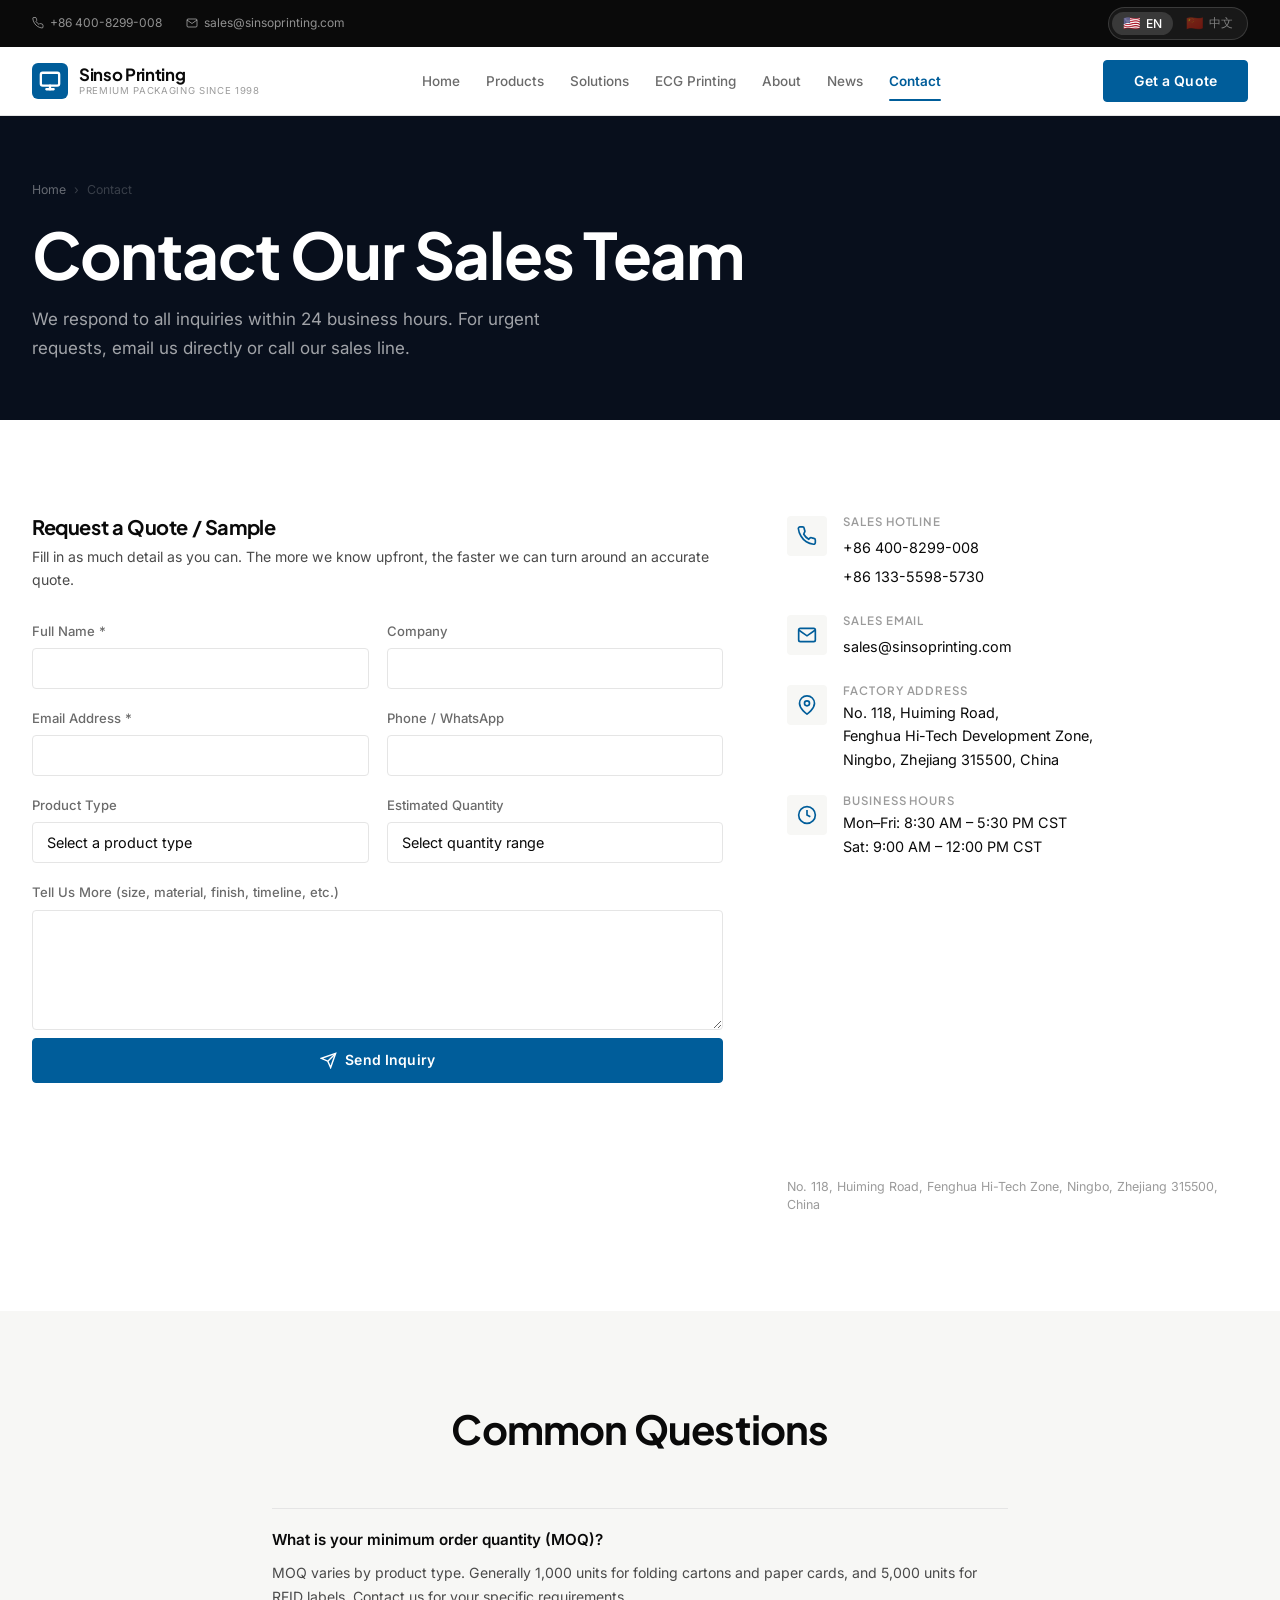
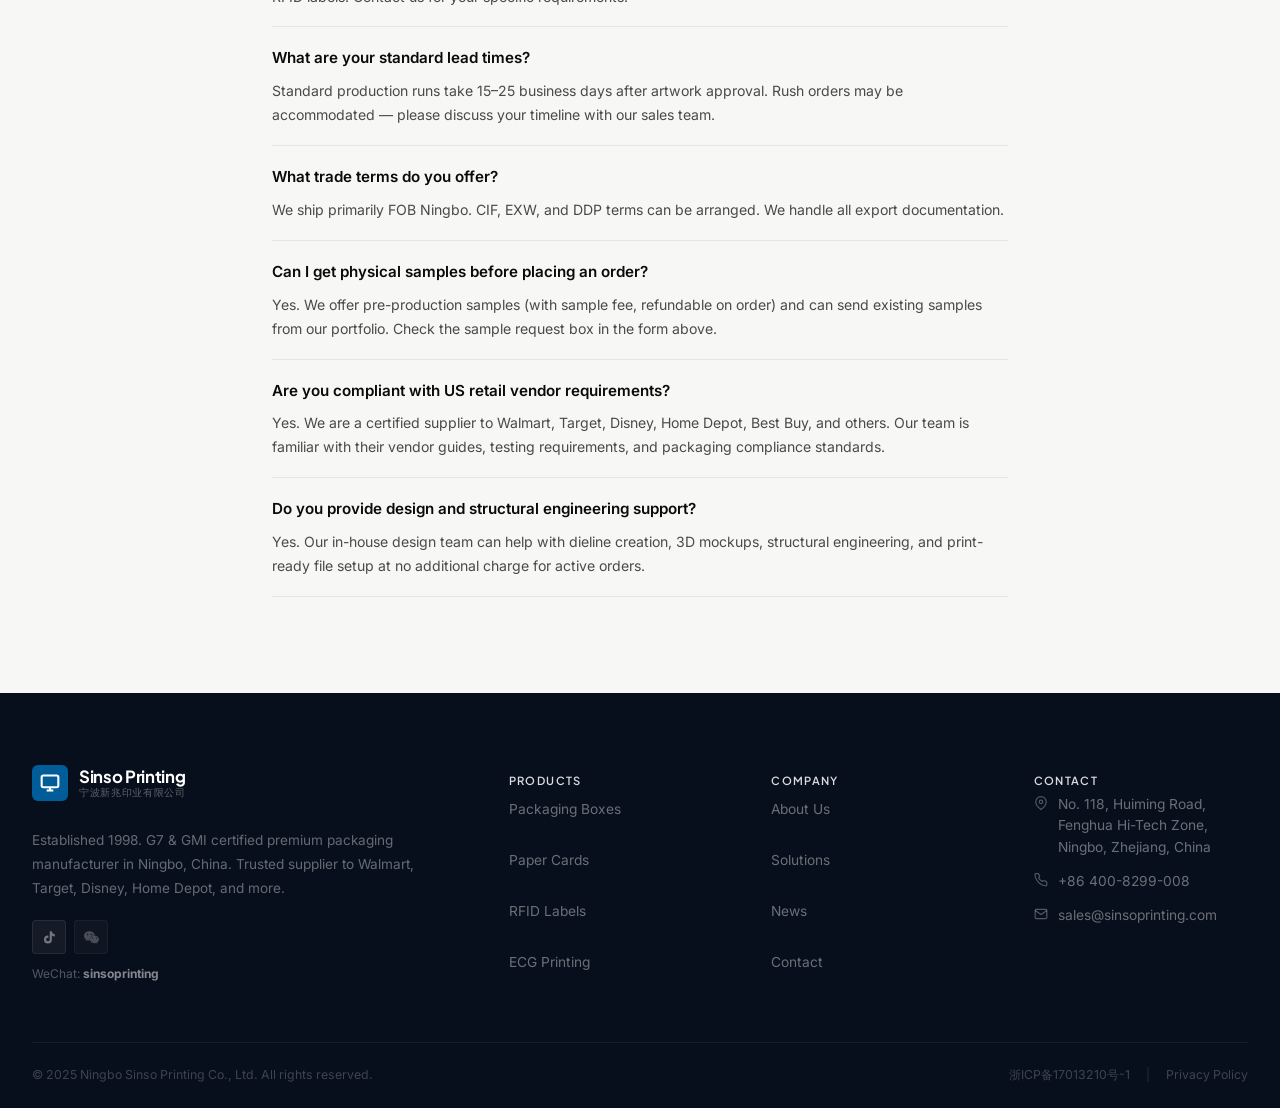
<file: contactus.html>
<!DOCTYPE html>
<html lang="en">
<head>
  <meta charset="UTF-8">
  <meta name="viewport" content="width=device-width, initial-scale=1.0">
  <title>Contact Us – Sinso Printing | Get a Quote or Request Samples</title>
  <meta name="description" content="Contact Sinso Printing's sales team for a custom packaging quote, sample request, or general inquiry. Email sales@sinsoprinting.com or call +86 400-8299-008.">
  <link rel="canonical" href="https://www.sinsoprinting.com/contactus.html">
  <link rel="alternate" hreflang="en" href="https://www.sinsoprinting.com/contactus.html">
  <link rel="alternate" hreflang="zh-Hans" href="https://www.sinsoprinting.com/contactus.html?lang=zh">
  <link rel="alternate" hreflang="x-default" href="https://www.sinsoprinting.com/contactus.html">
  <script type="application/ld+json">
  {
    "@context": "https://schema.org",
    "@type": "ContactPage",
    "name": "Contact Sinso Printing",
    "url": "https://www.sinsoprinting.com/contactus.html",
    "mainEntity": {
      "@type": "Organization",
      "name": "Ningbo Sinso Printing Co., Ltd.",
      "telephone": "+86-400-8299-008",
      "email": "sales@sinsoprinting.com",
      "address": {
        "@type": "PostalAddress",
        "streetAddress": "No. 118, Huiming Road, Fenghua Hi-Tech Development Zone",
        "addressLocality": "Ningbo",
        "addressRegion": "Zhejiang",
        "addressCountry": "CN"
      }
    }
  }
  </script>
  <script async src="https://www.googletagmanager.com/gtag/js?id=G-WV8VQYH642"></script>
  <script>window.dataLayer=window.dataLayer||[];function gtag(){dataLayer.push(arguments);}gtag('js',new Date());gtag('config','G-WV8VQYH642');</script>
  <link rel="stylesheet" href="css/main.css">
  <style>
    .contact-page-grid {
      display: grid;
      grid-template-columns: 1.5fr 1fr;
      gap: 64px;
      align-items: start;
    }
    .contact-email-cta {
      display: flex;
      align-items: center;
      gap: 14px;
      padding: 18px 20px;
      background: rgba(200,146,42,0.08);
      border: 1px solid rgba(200,146,42,0.25);
      border-radius: var(--radius);
      margin-bottom: 32px;
      transition: background var(--transition);
    }
    .contact-email-cta:hover { background: rgba(200,146,42,0.14); }
    .contact-email-cta-icon {
      width: 44px; height: 44px;
      background: var(--gold);
      border-radius: 8px;
      display: flex; align-items: center; justify-content: center;
      flex-shrink: 0; color: var(--white);
    }
    .contact-email-cta-text strong {
      display: block;
      font-size: 0.88rem;
      font-weight: 600;
      color: var(--navy);
      margin-bottom: 2px;
    }
    .contact-email-cta-text span {
      font-size: 0.82rem;
      color: var(--gray-600);
    }
    .form-section-title {
      font-size: 1.25rem;
      font-weight: 700;
      color: var(--navy);
      margin-bottom: 8px;
    }
    .form-section-desc {
      font-size: 0.88rem;
      color: var(--gray-600);
      margin-bottom: 28px;
      line-height: 1.6;
    }
    .contact-divider {
      display: flex;
      align-items: center;
      gap: 12px;
      margin: 24px 0;
    }
    .contact-divider::before, .contact-divider::after {
      content: '';
      flex: 1;
      height: 1px;
      background: var(--gray-200);
    }
    .contact-divider span {
      font-size: 0.78rem;
      color: var(--gray-400);
      font-weight: 500;
      white-space: nowrap;
    }
    .map-placeholder {
      background: var(--gray-100);
      border-radius: var(--radius-lg);
      aspect-ratio: 16/10;
      display: flex;
      flex-direction: column;
      align-items: center;
      justify-content: center;
      border: 1px solid var(--gray-200);
      margin-top: 32px;
      text-align: center;
      padding: 24px;
    }
    .map-placeholder svg { color: var(--gray-400); margin-bottom: 12px; }
    .map-placeholder p { font-size: 0.85rem; color: var(--gray-600); line-height: 1.6; }
    .faq-list { display: flex; flex-direction: column; gap: 0; }
    .faq-item {
      border-bottom: 1px solid var(--gray-200);
      padding: 18px 0;
    }
    .faq-item:first-child { border-top: 1px solid var(--gray-200); }
    .faq-q {
      font-weight: 600;
      color: var(--navy);
      font-size: 0.95rem;
      margin-bottom: 8px;
      cursor: pointer;
    }
    .faq-a {
      font-size: 0.88rem;
      color: var(--gray-600);
      line-height: 1.7;
    }
    @media(max-width: 900px) {
      .contact-page-grid { grid-template-columns: 1fr; gap: 40px; }
    }
  </style>
</head>
<body>

<div id="header-mount"></div>

<div class="page-hero">
  <div class="container">
    <div class="page-hero-content">
      <div class="breadcrumb">
        <a href="index.html" data-lang="en">Home</a>
        <a href="index.html" data-lang="zh">首页</a>
        <span>›</span>
        <span data-lang="en">Contact</span>
        <span data-lang="zh">联系我们</span>
      </div>
      <h1 data-lang="en">Contact Our Sales Team</h1>
      <h1 data-lang="zh">联系我们的销售团队</h1>
      <p data-lang="en">We respond to all inquiries within 24 business hours. For urgent requests, email us directly or call our sales line.</p>
      <p data-lang="zh">我们在24个工作小时内回复所有询盘。如有紧急需求，请直接发送电子邮件或拨打我们的销售热线。</p>
    </div>
  </div>
</div>

<section class="section">
  <div class="container">
    <div class="contact-page-grid">

      <!-- Form Column -->
      <div>
        <h2 class="form-section-title" data-lang="en">Request a Quote / Sample</h2>
        <h2 class="form-section-title" data-lang="zh">申请报价 / 样品</h2>
        <p class="form-section-desc" data-lang="en">Fill in as much detail as you can. The more we know upfront, the faster we can turn around an accurate quote.</p>
        <p class="form-section-desc" data-lang="zh">请尽量填写详细信息。我们事前了解得越多，就能越快提供准确报价。</p>

        <form id="contact-form" novalidate>
          <div class="contact-form">
            <div class="form-group">
              <label for="name" data-lang="en">Full Name *</label>
              <label for="name" data-lang="zh">姓名 *</label>
              <input type="text" id="name" name="name" required>
            </div>
            <div class="form-group">
              <label for="company" data-lang="en">Company</label>
              <label for="company" data-lang="zh">公司名称</label>
              <input type="text" id="company" name="company">
            </div>
            <div class="form-group">
              <label for="email" data-lang="en">Email Address *</label>
              <label for="email" data-lang="zh">电子邮箱 *</label>
              <input type="email" id="email" name="email" required>
            </div>
            <div class="form-group">
              <label for="phone" data-lang="en">Phone / WhatsApp</label>
              <label for="phone" data-lang="zh">电话 / WhatsApp</label>
              <input type="tel" id="phone" name="phone">
            </div>
            <div class="form-group">
              <label for="product" data-lang="en">Product Type</label>
              <label for="product" data-lang="zh">产品类型</label>
              <select id="product" name="product">
                <option value="" data-lang="en">Select a product type</option>
                <option value="" data-lang="zh">请选择产品类型</option>
                <option value="Gift / Retail Box" data-lang="en">Gift / Retail Box</option>
                <option value="礼品/零售盒" data-lang="zh">礼品/零售盒</option>
                <option value="Food Packaging" data-lang="en">Food Packaging</option>
                <option value="食品包装" data-lang="zh">食品包装</option>
                <option value="Cosmetics Box" data-lang="en">Cosmetics Box</option>
                <option value="化妆品盒" data-lang="zh">化妆品盒</option>
                <option value="Toy / Electronics Box" data-lang="en">Toy / Electronics Box</option>
                <option value="玩具/电子产品盒" data-lang="zh">玩具/电子产品盒</option>
                <option value="Pet Packaging" data-lang="en">Pet Packaging</option>
                <option value="宠物产品包装" data-lang="zh">宠物产品包装</option>
                <option value="Backer / Blister Card" data-lang="en">Backer / Blister Card</option>
                <option value="背卡/吸塑卡" data-lang="zh">背卡/吸塑卡</option>
                <option value="RFID Label" data-lang="en">RFID Label</option>
                <option value="RFID标签" data-lang="zh">RFID标签</option>
                <option value="Other" data-lang="en">Other</option>
                <option value="其他" data-lang="zh">其他</option>
              </select>
            </div>
            <div class="form-group">
              <label for="quantity" data-lang="en">Estimated Quantity</label>
              <label for="quantity" data-lang="zh">预估数量</label>
              <select id="quantity" name="quantity">
                <option value="" data-lang="en">Select quantity range</option>
                <option value="" data-lang="zh">请选择数量范围</option>
                <option value="Under 1,000" data-lang="en">Under 1,000</option>
                <option value="1,000以下" data-lang="zh">1,000以下</option>
                <option value="1,000–5,000" data-lang="en">1,000 – 5,000</option>
                <option value="1,000–5,000" data-lang="zh">1,000 – 5,000</option>
                <option value="5,000–20,000" data-lang="en">5,000 – 20,000</option>
                <option value="5,000–20,000" data-lang="zh">5,000 – 20,000</option>
                <option value="20,000–100,000" data-lang="en">20,000 – 100,000</option>
                <option value="20,000–100,000" data-lang="zh">20,000 – 100,000</option>
                <option value="100,000+" data-lang="en">100,000+</option>
                <option value="100,000+" data-lang="zh">100,000+</option>
              </select>
            </div>
            <div class="form-group full-width">
              <label for="message" data-lang="en">Tell Us More (size, material, finish, timeline, etc.)</label>
              <label for="message" data-lang="zh">详细描述（尺寸、材料、表面处理、交期等）</label>
              <textarea id="message" name="message" rows="5"></textarea>
            </div>
          </div>

          <button type="submit" class="btn btn-primary" style="margin-top:8px;width:100%;justify-content:center;">
            <svg width="17" height="17" viewBox="0 0 24 24" fill="none" stroke="currentColor" stroke-width="2"><line x1="22" y1="2" x2="11" y2="13"/><polygon points="22 2 15 22 11 13 2 9 22 2"/></svg>
            <span data-lang="en">Send Inquiry</span>
            <span data-lang="zh">发送询盘</span>
          </button>
        </form>
      </div>

      <!-- Info Column -->
      <div>
        <div class="contact-info-list" style="margin-bottom:32px;">
          <div class="contact-info-item">
            <div class="contact-info-icon">
              <svg width="20" height="20" viewBox="0 0 24 24" fill="none" stroke="currentColor" stroke-width="2"><path d="M22 16.92v3a2 2 0 0 1-2.18 2 19.79 19.79 0 0 1-8.63-3.07A19.5 19.5 0 0 1 4.72 12a19.79 19.79 0 0 1-3.07-8.67A2 2 0 0 1 3.63 1h3a2 2 0 0 1 2 1.72 12.84 12.84 0 0 0 .7 2.81 2 2 0 0 1-.45 2.11L8.09 9.91a16 16 0 0 0 6 6l1.27-1.27a2 2 0 0 1 2.11-.45 12.84 12.84 0 0 0 2.81.7A2 2 0 0 1 22 16.92z"/></svg>
            </div>
            <div>
              <h4 data-lang="en">Sales Hotline</h4>
              <h4 data-lang="zh">销售热线</h4>
              <a href="tel:+864008299008">+86 400-8299-008</a><br>
              <a href="tel:+8613355985730">+86 133-5598-5730</a>
            </div>
          </div>
          <div class="contact-info-item">
            <div class="contact-info-icon">
              <svg width="20" height="20" viewBox="0 0 24 24" fill="none" stroke="currentColor" stroke-width="2"><path d="M4 4h16c1.1 0 2 .9 2 2v12c0 1.1-.9 2-2 2H4c-1.1 0-2-.9-2-2V6c0-1.1.9-2 2-2z"/><polyline points="22,6 12,13 2,6"/></svg>
            </div>
            <div>
              <h4 data-lang="en">Sales Email</h4>
              <h4 data-lang="zh">销售邮箱</h4>
              <a href="mailto:sales@sinsoprinting.com">sales@sinsoprinting.com</a>
            </div>
          </div>
          <div class="contact-info-item">
            <div class="contact-info-icon">
              <svg width="20" height="20" viewBox="0 0 24 24" fill="none" stroke="currentColor" stroke-width="2"><path d="M21 10c0 7-9 13-9 13s-9-6-9-13a9 9 0 0 1 18 0z"/><circle cx="12" cy="10" r="3"/></svg>
            </div>
            <div>
              <h4 data-lang="en">Factory Address</h4>
              <h4 data-lang="zh">工厂地址</h4>
              <p data-lang="en">No. 118, Huiming Road,<br>Fenghua Hi-Tech Development Zone,<br>Ningbo, Zhejiang 315500, China</p>
              <p data-lang="zh">浙江省宁波市奉化高新技术<br>开发区汇明路118号<br>邮编：315500</p>
            </div>
          </div>
          <div class="contact-info-item">
            <div class="contact-info-icon">
              <svg width="20" height="20" viewBox="0 0 24 24" fill="none" stroke="currentColor" stroke-width="2"><circle cx="12" cy="12" r="10"/><polyline points="12 6 12 12 16 14"/></svg>
            </div>
            <div>
              <h4 data-lang="en">Business Hours</h4>
              <h4 data-lang="zh">工作时间</h4>
              <p data-lang="en">Mon–Fri: 8:30 AM – 5:30 PM CST<br>Sat: 9:00 AM – 12:00 PM CST</p>
              <p data-lang="zh">周一至周五：08:30 – 17:30（北京时间）<br>周六：09:00 – 12:00（北京时间）</p>
            </div>
          </div>
        </div>

        <!-- Map: Google Maps (EN) / Amap + Baidu (ZH) -->
        <div style="margin-top:32px;">

          <!-- EN: Google Maps embed -->
          <div data-lang="en">
            <iframe
              src="https://maps.google.com/maps?q=No.118+Huiming+Road+Fenghua+Ningbo+China&output=embed&hl=en&z=15"
              width="100%" height="280"
              style="border:0;border-radius:var(--radius-lg);display:block;"
              allowfullscreen loading="lazy" referrerpolicy="no-referrer-when-downgrade">
            </iframe>
            <p style="font-size:0.78rem;color:var(--gray-400);margin-top:8px;line-height:1.5;">
              No. 118, Huiming Road, Fenghua Hi-Tech Zone, Ningbo, Zhejiang 315500, China
            </p>
          </div>

          <!-- ZH: Amap + Baidu links (iframe embedding requires paid API key) -->
          <div data-lang="zh" style="background:var(--gray-100);border:1px solid var(--gray-200);border-radius:var(--radius-lg);padding:28px 24px;text-align:center;">
            <svg width="28" height="28" viewBox="0 0 24 24" fill="none" stroke="var(--blue)" stroke-width="1.5" style="margin-bottom:12px;"><path d="M21 10c0 7-9 13-9 13s-9-6-9-13a9 9 0 0 1 18 0z"/><circle cx="12" cy="10" r="3"/></svg>
            <p style="font-weight:700;color:var(--text);margin-bottom:4px;">宁波新兆印业有限公司</p>
            <p style="font-size:0.88rem;color:var(--gray-600);margin-bottom:20px;">浙江省宁波市奉化区汇明路118号（315500）</p>
            <div style="display:flex;gap:10px;justify-content:center;flex-wrap:wrap;">
              <a href="https://uri.amap.com/search?keyword=宁波市奉化区汇明路118号新兆印业&city=宁波"
                 target="_blank" rel="noopener noreferrer" class="btn btn-primary">
                <svg width="14" height="14" viewBox="0 0 24 24" fill="none" stroke="currentColor" stroke-width="2"><path d="M21 10c0 7-9 13-9 13s-9-6-9-13a9 9 0 0 1 18 0z"/><circle cx="12" cy="10" r="3"/></svg>
                在高德地图查看
              </a>
              <a href="https://map.baidu.com/?newmap=1&ie=utf-8&s=s%26wd%3D宁波市奉化区汇明路118号新兆印业"
                 target="_blank" rel="noopener noreferrer" class="btn btn-outline">
                在百度地图查看
              </a>
            </div>
          </div>

        </div>
      </div>
    </div>
  </div>
</section>

<!-- FAQ -->
<section class="section section--gray">
  <div class="container" style="max-width:800px;">
    <div class="section-header centered">
      <h2 class="section-title" data-lang="en">Common Questions</h2>
      <h2 class="section-title" data-lang="zh">常见问题</h2>
    </div>
    <div class="faq-list">
      <div class="faq-item">
        <div class="faq-q" data-lang="en">What is your minimum order quantity (MOQ)?</div>
        <div class="faq-q" data-lang="zh">最小起订量（MOQ）是多少？</div>
        <div class="faq-a" data-lang="en">MOQ varies by product type. Generally 1,000 units for folding cartons and paper cards, and 5,000 units for RFID labels. Contact us for your specific requirements.</div>
        <div class="faq-a" data-lang="zh">最小起订量因产品类型而异。折叠纸盒和纸卡通常为1,000件，RFID标签为5,000件。请联系我们了解您的具体需求。</div>
      </div>
      <div class="faq-item">
        <div class="faq-q" data-lang="en">What are your standard lead times?</div>
        <div class="faq-q" data-lang="zh">标准交货期是多久？</div>
        <div class="faq-a" data-lang="en">Standard production runs take 15–25 business days after artwork approval. Rush orders may be accommodated — please discuss your timeline with our sales team.</div>
        <div class="faq-a" data-lang="zh">标准生产周期在图稿确认后为15–25个工作日。可安排加急订单——请与我们的销售团队讨论您的时间要求。</div>
      </div>
      <div class="faq-item">
        <div class="faq-q" data-lang="en">What trade terms do you offer?</div>
        <div class="faq-q" data-lang="zh">提供哪些贸易条款？</div>
        <div class="faq-a" data-lang="en">We ship primarily FOB Ningbo. CIF, EXW, and DDP terms can be arranged. We handle all export documentation.</div>
        <div class="faq-a" data-lang="zh">我们主要按宁波离岸价（FOB）发货。可安排成本加保险加运费（CIF）、工厂交货（EXW）及完税后交货（DDP）条款。我们负责所有出口文件。</div>
      </div>
      <div class="faq-item">
        <div class="faq-q" data-lang="en">Can I get physical samples before placing an order?</div>
        <div class="faq-q" data-lang="zh">下订单前可以获得实物样品吗？</div>
        <div class="faq-a" data-lang="en">Yes. We offer pre-production samples (with sample fee, refundable on order) and can send existing samples from our portfolio. Check the sample request box in the form above.</div>
        <div class="faq-a" data-lang="zh">可以。我们提供生产前样品（收取样品费，下订单后退还），也可发送我们现有产品组合中的样品。请勾选上方表单中的样品申请选项。</div>
      </div>
      <div class="faq-item">
        <div class="faq-q" data-lang="en">Are you compliant with US retail vendor requirements?</div>
        <div class="faq-q" data-lang="zh">是否符合美国零售商供应商要求？</div>
        <div class="faq-a" data-lang="en">Yes. We are a certified supplier to Walmart, Target, Disney, Home Depot, Best Buy, and others. Our team is familiar with their vendor guides, testing requirements, and packaging compliance standards.</div>
        <div class="faq-a" data-lang="zh">是的。我们是沃尔玛、塔吉特、迪士尼、家得宝、百思买等品牌的认证供应商。我们的团队熟悉其供应商指南、测试要求和包装合规标准。</div>
      </div>
      <div class="faq-item">
        <div class="faq-q" data-lang="en">Do you provide design and structural engineering support?</div>
        <div class="faq-q" data-lang="zh">是否提供设计和结构工程支持？</div>
        <div class="faq-a" data-lang="en">Yes. Our in-house design team can help with dieline creation, 3D mockups, structural engineering, and print-ready file setup at no additional charge for active orders.</div>
        <div class="faq-a" data-lang="zh">是的。我们的内部设计团队可协助制作刀版、3D效果图、结构工程及印前文件设置，活跃订单无需额外收费。</div>
      </div>
    </div>
  </div>
</section>

<div id="footer-mount"></div>
<script src="js/components.js"></script>
<script src="js/main.js"></script>
</body>
</html>
</file>
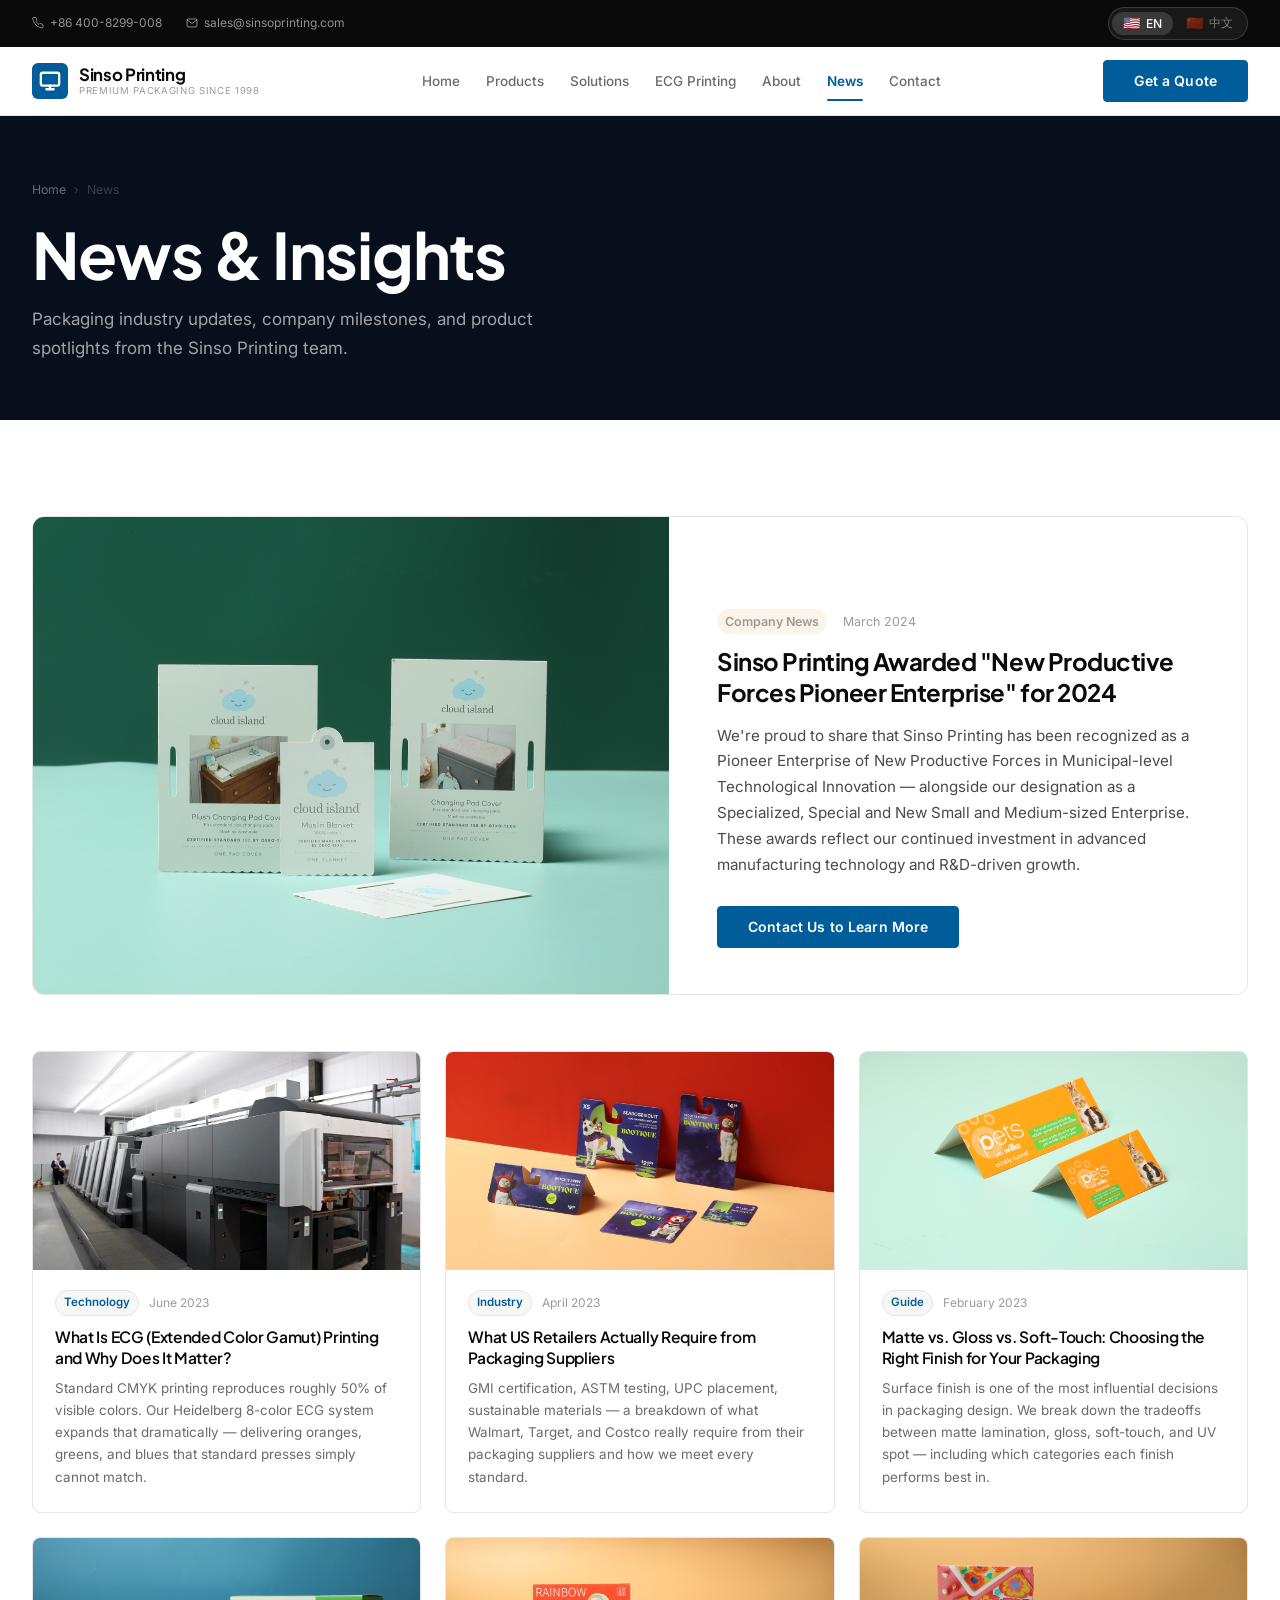
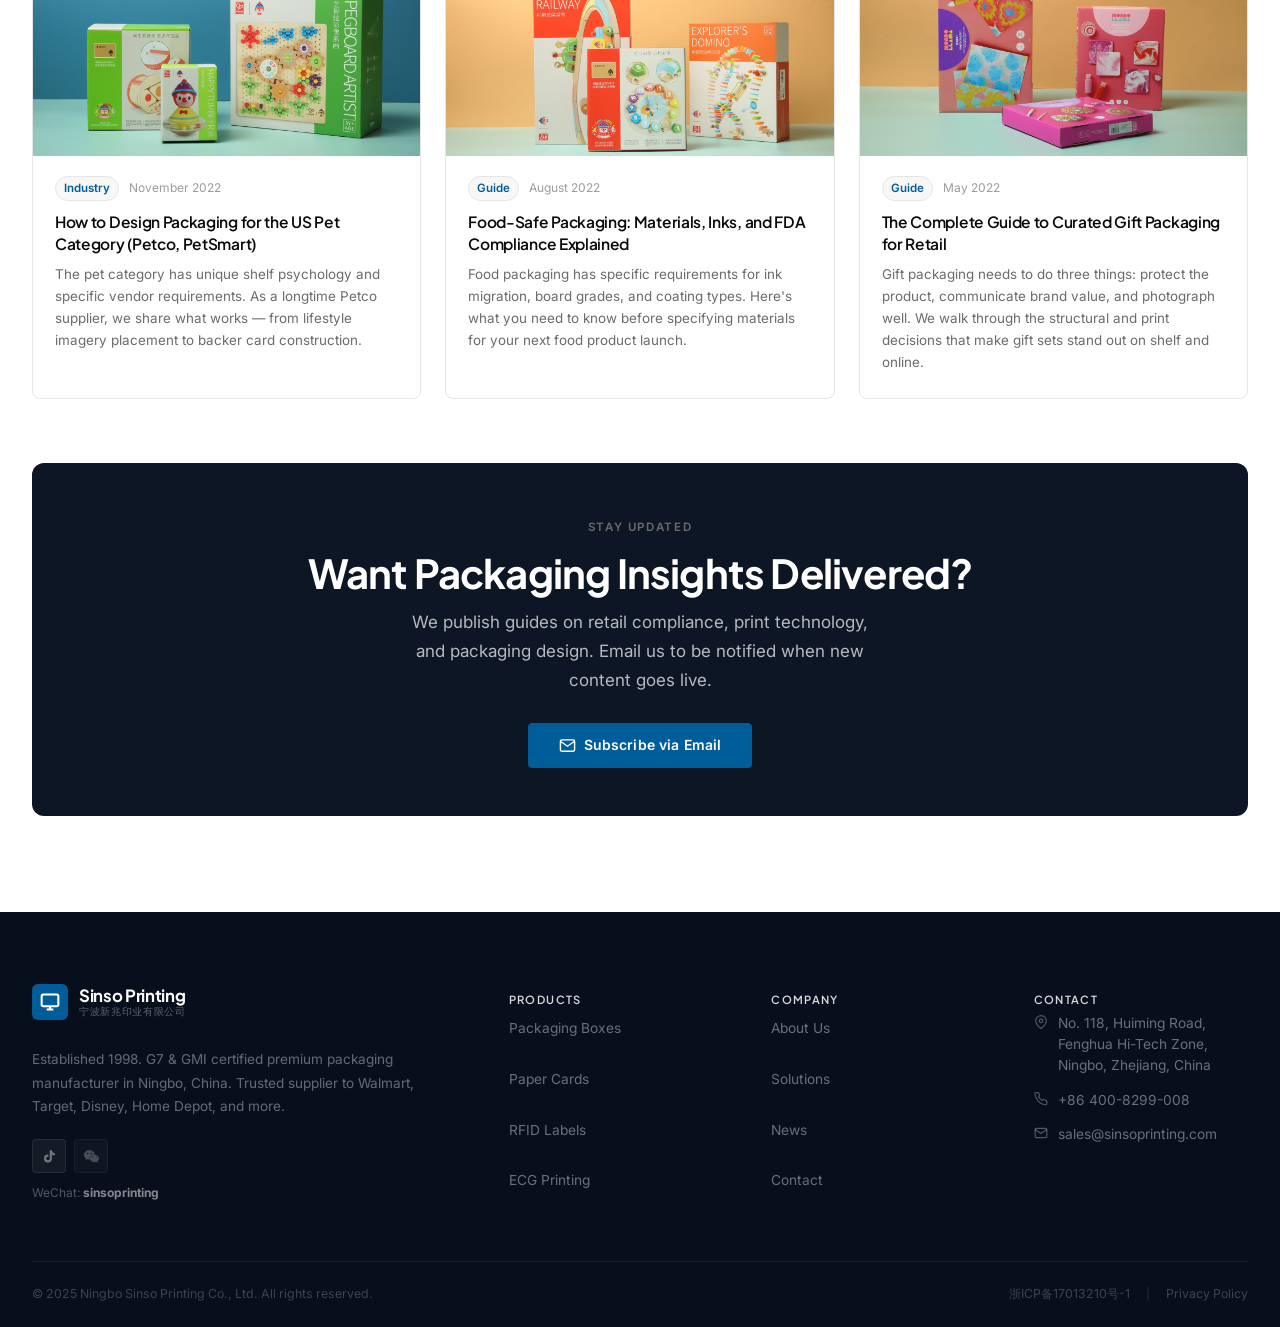
<file: news.html>
<!DOCTYPE html>
<html lang="en">
<head>
  <meta charset="UTF-8">
  <meta name="viewport" content="width=device-width, initial-scale=1.0">
  <title>News &amp; Insights – Sinso Printing | Packaging Industry Updates</title>
  <meta name="description" content="Packaging industry news, product spotlights, and company updates from Sinso Printing — Ningbo's leading color packaging manufacturer.">
  <link rel="canonical" href="https://www.sinsoprinting.com/news.html">
  <link rel="alternate" hreflang="en" href="https://www.sinsoprinting.com/news.html">
  <link rel="alternate" hreflang="zh-Hans" href="https://www.sinsoprinting.com/news.html?lang=zh">
  <link rel="alternate" hreflang="x-default" href="https://www.sinsoprinting.com/news.html">
  <script type="application/ld+json">
  {
    "@context": "https://schema.org",
    "@type": "Blog",
    "name": "Sinso Printing News & Insights",
    "url": "https://www.sinsoprinting.com/news.html",
    "publisher": {
      "@type": "Organization",
      "name": "Ningbo Sinso Printing Co., Ltd.",
      "url": "https://www.sinsoprinting.com"
    }
  }
  </script>
  <script async src="https://www.googletagmanager.com/gtag/js?id=G-WV8VQYH642"></script>
  <script>window.dataLayer=window.dataLayer||[];function gtag(){dataLayer.push(arguments);}gtag('js',new Date());gtag('config','G-WV8VQYH642');</script>
  <link rel="stylesheet" href="css/main.css">
  <style>
    .featured-post {
      display: grid;
      grid-template-columns: 1.2fr 1fr;
      gap: 48px;
      align-items: center;
      background: var(--white);
      border: 1px solid var(--gray-200);
      border-radius: var(--radius-lg);
      overflow: hidden;
      margin-bottom: 56px;
    }
    .featured-post-img {
      aspect-ratio: 4/3;
      overflow: hidden;
    }
    .featured-post-img img { width:100%; height:100%; object-fit:cover; }
    .featured-post-body { padding: 40px 40px 40px 0; }
    .featured-label {
      display: inline-block;
      background: var(--gold);
      color: var(--white);
      font-size: 0.72rem;
      font-weight: 700;
      letter-spacing: 0.1em;
      text-transform: uppercase;
      padding: 3px 10px;
      border-radius: 4px;
      margin-bottom: 16px;
    }
    .featured-post-body h2 { color:var(--navy); margin-bottom:14px; font-size:1.5rem; line-height:1.3; }
    .featured-post-body p { color:var(--gray-600); line-height:1.7; font-size:0.95rem; margin-bottom:20px; }
    .post-meta { display:flex; gap:16px; font-size:0.78rem; color:var(--gray-400); margin-bottom:12px; align-items:center; }
    .post-tag { background:rgba(200,146,42,0.1); color:var(--gold); padding:2px 8px; border-radius:100px; font-weight:600; }
    @media(max-width:768px){
      .featured-post { grid-template-columns:1fr; }
      .featured-post-body { padding: 24px; }
    }
  </style>
</head>
<body>

<div id="header-mount"></div>

<div class="page-hero">
  <div class="container">
    <div class="page-hero-content">
      <div class="breadcrumb">
        <a href="index.html" data-lang="en">Home</a>
        <a href="index.html" data-lang="zh">首页</a>
        <span>›</span>
        <span data-lang="en">News</span>
        <span data-lang="zh">新闻</span>
      </div>
      <h1 data-lang="en">News &amp; Insights</h1>
      <h1 data-lang="zh">新闻与洞察</h1>
      <p data-lang="en">Packaging industry updates, company milestones, and product spotlights from the Sinso Printing team.</p>
      <p data-lang="zh">来自新兆印业团队的包装行业动态、公司里程碑及产品专题。</p>
    </div>
  </div>
</div>

<section class="section">
  <div class="container">

    <!-- Featured Post -->
    <div class="featured-post">
      <div class="featured-post-img">
        <img src="images/products/6M0A4293.jpg" alt="G7 Color Certification" loading="lazy">
      </div>
      <div class="featured-post-body">
        <span class="featured-label" data-lang="en">Featured</span>
        <span class="featured-label" data-lang="zh">精选</span>
        <div class="post-meta">
          <span class="post-tag" data-lang="en">Company News</span>
          <span class="post-tag" data-lang="zh">公司新闻</span>
          <span data-lang="en">March 2024</span>
          <span data-lang="zh">2024年3月</span>
        </div>
        <h2 data-lang="en">Sinso Printing Awarded "New Productive Forces Pioneer Enterprise" for 2024</h2>
        <h2 data-lang="zh">新兆印业荣获2024年"新质生产力先锋企业"称号</h2>
        <p data-lang="en">We're proud to share that Sinso Printing has been recognized as a Pioneer Enterprise of New Productive Forces in Municipal-level Technological Innovation — alongside our designation as a Specialized, Special and New Small and Medium-sized Enterprise. These awards reflect our continued investment in advanced manufacturing technology and R&amp;D-driven growth.</p>
        <p data-lang="zh">我们自豪地宣布，新兆印业荣获市级科技创新产业新质生产力先锋企业称号，同时获评专精特新中小企业。这些荣誉体现了我们在先进制造技术和研发驱动增长方面的持续投入。</p>
        <a href="contactus.html" class="btn btn-primary" style="margin-top:8px;" data-lang="en">Contact Us to Learn More</a>
        <a href="contactus.html" class="btn btn-primary" style="margin-top:8px;" data-lang="zh">联系我们了解更多</a>
      </div>
    </div>

    <!-- News Grid -->
    <div class="news-grid">
      <div class="news-card">
        <div class="news-card-img">
          <img src="images/equipment/海德堡XL75-8+1.jpg" alt="Heidelberg XL75 ECG printing" loading="lazy">
        </div>
        <div class="news-card-body">
          <div class="news-card-meta">
            <span class="news-card-tag" data-lang="en">Technology</span>
            <span class="news-card-tag" data-lang="zh">技术</span>
            <span data-lang="en">June 2023</span>
            <span data-lang="zh">2023年6月</span>
          </div>
          <h3 data-lang="en">What Is ECG (Extended Color Gamut) Printing and Why Does It Matter?</h3>
          <h3 data-lang="zh">什么是ECG超广色域印刷？为何如此重要？</h3>
          <p data-lang="en">Standard CMYK printing reproduces roughly 50% of visible colors. Our Heidelberg 8-color ECG system expands that dramatically — delivering oranges, greens, and blues that standard presses simply cannot match.</p>
          <p data-lang="zh">标准CMYK印刷能再现约50%的可见色彩。我们的海德堡8色ECG系统大幅扩展了这一范围——实现标准印刷机无法匹配的橙色、绿色和蓝色。</p>
        </div>
      </div>

      <div class="news-card">
        <div class="news-card-img">
          <img src="images/products/6M0A4321.jpg" alt="Retail packaging for Target" loading="lazy">
        </div>
        <div class="news-card-body">
          <div class="news-card-meta">
            <span class="news-card-tag" data-lang="en">Industry</span>
            <span class="news-card-tag" data-lang="zh">行业</span>
            <span data-lang="en">April 2023</span>
            <span data-lang="zh">2023年4月</span>
          </div>
          <h3 data-lang="en">What US Retailers Actually Require from Packaging Suppliers</h3>
          <h3 data-lang="zh">美国零售商对包装供应商的实际要求</h3>
          <p data-lang="en">GMI certification, ASTM testing, UPC placement, sustainable materials — a breakdown of what Walmart, Target, and Costco really require from their packaging suppliers and how we meet every standard.</p>
          <p data-lang="zh">GMI认证、ASTM测试、UPC放置、可持续材料——详解沃尔玛、塔吉特和Costco对包装供应商的真实要求，以及我们如何满足每项标准。</p>
        </div>
      </div>

      <div class="news-card">
        <div class="news-card-img">
          <img src="images/products/6M0A4357.jpg" alt="Cosmetics packaging finishes" loading="lazy">
        </div>
        <div class="news-card-body">
          <div class="news-card-meta">
            <span class="news-card-tag" data-lang="en">Guide</span>
            <span class="news-card-tag" data-lang="zh">指南</span>
            <span data-lang="en">February 2023</span>
            <span data-lang="zh">2023年2月</span>
          </div>
          <h3 data-lang="en">Matte vs. Gloss vs. Soft-Touch: Choosing the Right Finish for Your Packaging</h3>
          <h3 data-lang="zh">哑光 vs 亮光 vs 软触感：为您的包装选择正确的表面处理</h3>
          <p data-lang="en">Surface finish is one of the most influential decisions in packaging design. We break down the tradeoffs between matte lamination, gloss, soft-touch, and UV spot — including which categories each finish performs best in.</p>
          <p data-lang="zh">表面处理是包装设计中最有影响力的决策之一。我们分析哑光覆膜、亮光、软触感和局部UV之间的权衡——包括每种处理在哪些品类中表现最佳。</p>
        </div>
      </div>

      <div class="news-card">
        <div class="news-card-img">
          <img src="images/products/6M0A4392.jpg" alt="Pet product packaging design" loading="lazy">
        </div>
        <div class="news-card-body">
          <div class="news-card-meta">
            <span class="news-card-tag" data-lang="en">Industry</span>
            <span class="news-card-tag" data-lang="zh">行业</span>
            <span data-lang="en">November 2022</span>
            <span data-lang="zh">2022年11月</span>
          </div>
          <h3 data-lang="en">How to Design Packaging for the US Pet Category (Petco, PetSmart)</h3>
          <h3 data-lang="zh">如何为美国宠物品类设计包装（Petco、PetSmart）</h3>
          <p data-lang="en">The pet category has unique shelf psychology and specific vendor requirements. As a longtime Petco supplier, we share what works — from lifestyle imagery placement to backer card construction.</p>
          <p data-lang="zh">宠物品类有独特的货架心理和特定的供应商要求。作为Petco的长期供应商，我们分享什么有效——从生活方式图像放置到背卡构造。</p>
        </div>
      </div>

      <div class="news-card">
        <div class="news-card-img">
          <img src="images/products/6M0A4363.jpg" alt="Food safe packaging materials" loading="lazy">
        </div>
        <div class="news-card-body">
          <div class="news-card-meta">
            <span class="news-card-tag" data-lang="en">Guide</span>
            <span class="news-card-tag" data-lang="zh">指南</span>
            <span data-lang="en">August 2022</span>
            <span data-lang="zh">2022年8月</span>
          </div>
          <h3 data-lang="en">Food-Safe Packaging: Materials, Inks, and FDA Compliance Explained</h3>
          <h3 data-lang="zh">食品安全包装：材料、油墨及FDA合规详解</h3>
          <p data-lang="en">Food packaging has specific requirements for ink migration, board grades, and coating types. Here's what you need to know before specifying materials for your next food product launch.</p>
          <p data-lang="zh">食品包装对油墨迁移、纸板等级和涂层类型有特定要求。以下是您在为下一个食品产品发布指定材料之前需要了解的内容。</p>
        </div>
      </div>

      <div class="news-card">
        <div class="news-card-img">
          <img src="images/products/6M0A4381.jpg" alt="Custom gift box design" loading="lazy">
        </div>
        <div class="news-card-body">
          <div class="news-card-meta">
            <span class="news-card-tag" data-lang="en">Guide</span>
            <span class="news-card-tag" data-lang="zh">指南</span>
            <span data-lang="en">May 2022</span>
            <span data-lang="zh">2022年5月</span>
          </div>
          <h3 data-lang="en">The Complete Guide to Curated Gift Packaging for Retail</h3>
          <h3 data-lang="zh">零售精品礼品包装完全指南</h3>
          <p data-lang="en">Gift packaging needs to do three things: protect the product, communicate brand value, and photograph well. We walk through the structural and print decisions that make gift sets stand out on shelf and online.</p>
          <p data-lang="zh">礼品包装需要做到三点：保护产品、传递品牌价值，以及有良好的拍照效果。我们详解使礼品套装在货架和网上脱颖而出的结构和印刷决策。</p>
        </div>
      </div>
    </div>

    <!-- Newsletter / Update signup suggestion -->
    <div style="margin-top:64px;background:#0d1624;border-radius:var(--radius-lg);padding:48px;text-align:center;">
      <span class="eyebrow" data-lang="en">Stay Updated</span>
      <span class="eyebrow" data-lang="zh">保持关注</span>
      <h2 style="color:var(--white);margin:12px 0;" data-lang="en">Want Packaging Insights Delivered?</h2>
      <h2 style="color:var(--white);margin:12px 0;" data-lang="zh">想要获取包装行业洞察？</h2>
      <p style="color:rgba(255,255,255,0.7);max-width:480px;margin:0 auto 28px;" data-lang="en">We publish guides on retail compliance, print technology, and packaging design. Email us to be notified when new content goes live.</p>
      <p style="color:rgba(255,255,255,0.7);max-width:480px;margin:0 auto 28px;" data-lang="zh">我们发布关于零售合规、印刷技术和包装设计的指南。发送邮件告知我们，当有新内容发布时即可收到通知。</p>
      <a href="mailto:sales@sinsoprinting.com?subject=Newsletter%20Subscription" class="btn btn-primary" data-lang="en">
        <svg width="17" height="17" viewBox="0 0 24 24" fill="none" stroke="currentColor" stroke-width="2"><path d="M4 4h16c1.1 0 2 .9 2 2v12c0 1.1-.9 2-2 2H4c-1.1 0-2-.9-2-2V6c0-1.1.9-2 2-2z"/><polyline points="22,6 12,13 2,6"/></svg>
        Subscribe via Email
      </a>
      <a href="mailto:sales@sinsoprinting.com?subject=Newsletter%20Subscription" class="btn btn-primary" data-lang="zh">
        <svg width="17" height="17" viewBox="0 0 24 24" fill="none" stroke="currentColor" stroke-width="2"><path d="M4 4h16c1.1 0 2 .9 2 2v12c0 1.1-.9 2-2 2H4c-1.1 0-2-.9-2-2V6c0-1.1.9-2 2-2z"/><polyline points="22,6 12,13 2,6"/></svg>
        邮件订阅
      </a>
    </div>

  </div>
</section>

<div id="footer-mount"></div>
<script src="js/components.js"></script>
<script src="js/main.js"></script>
</body>
</html>
</file>
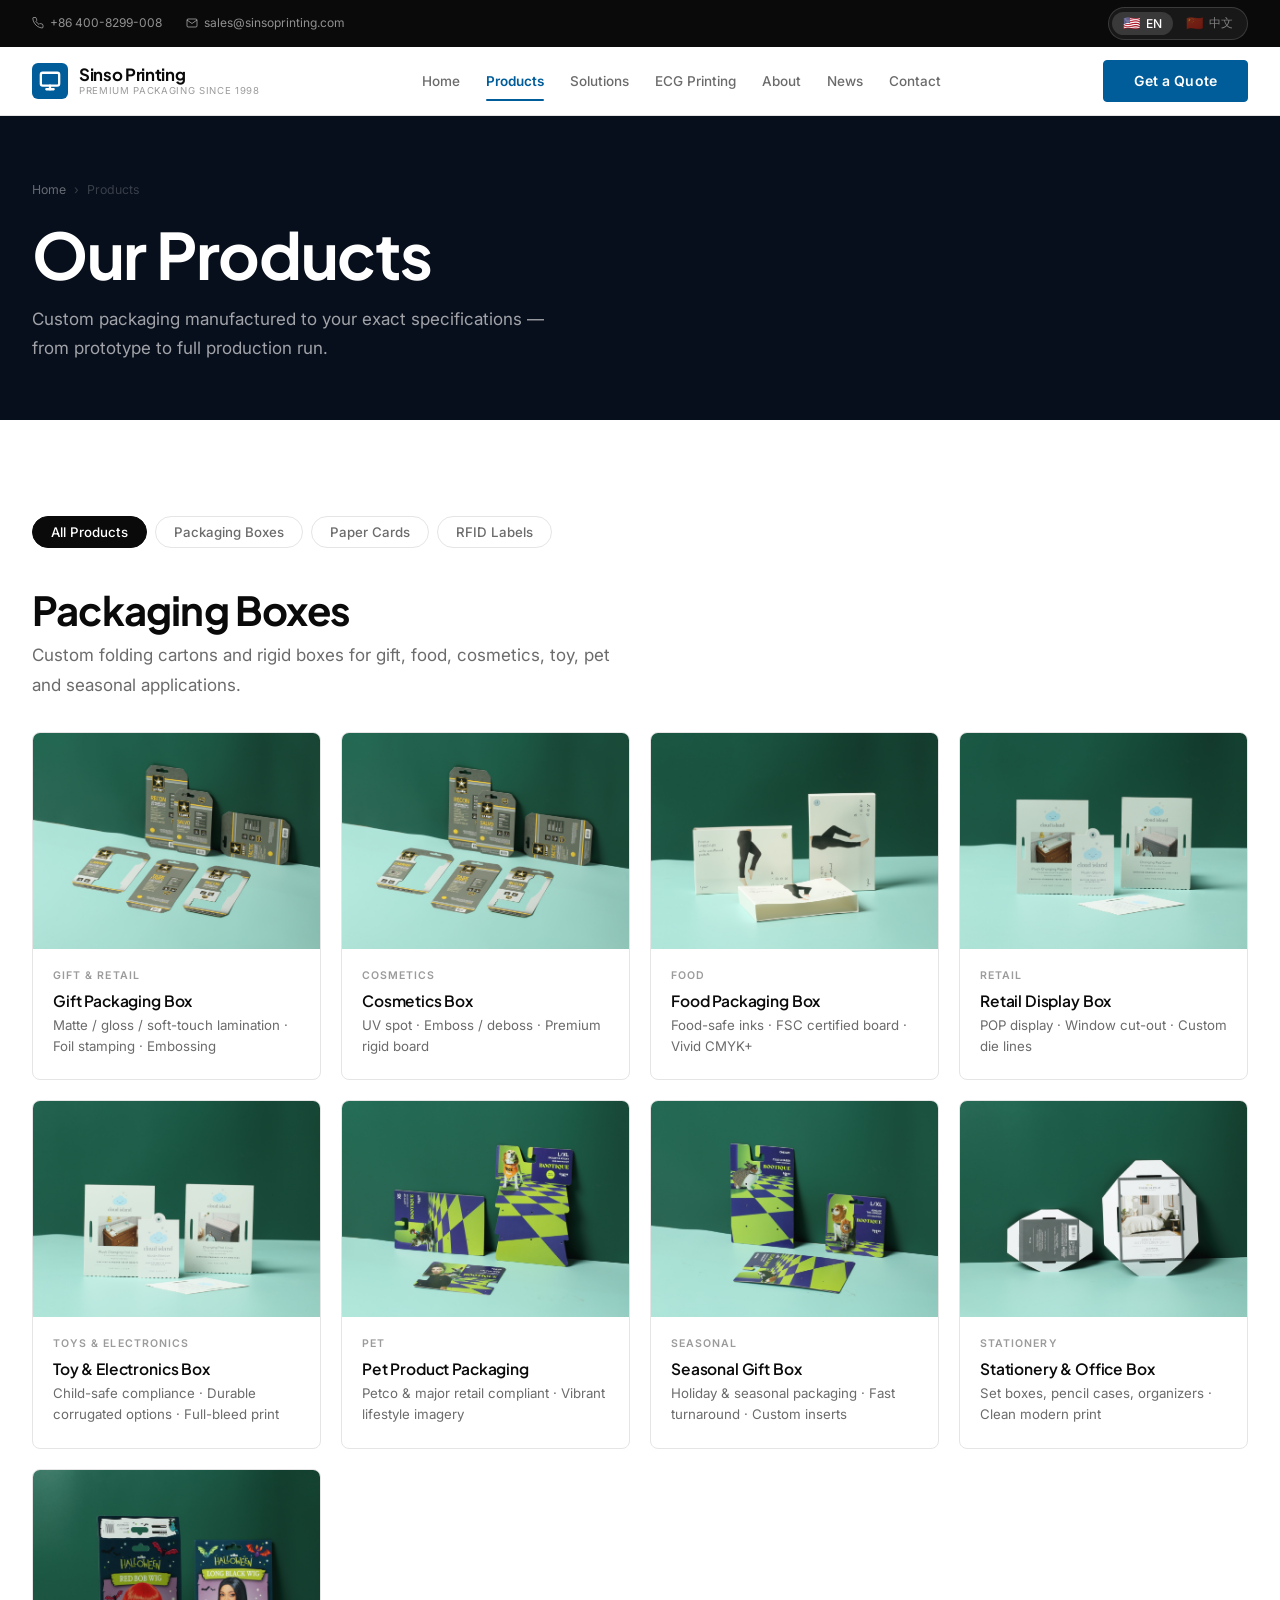
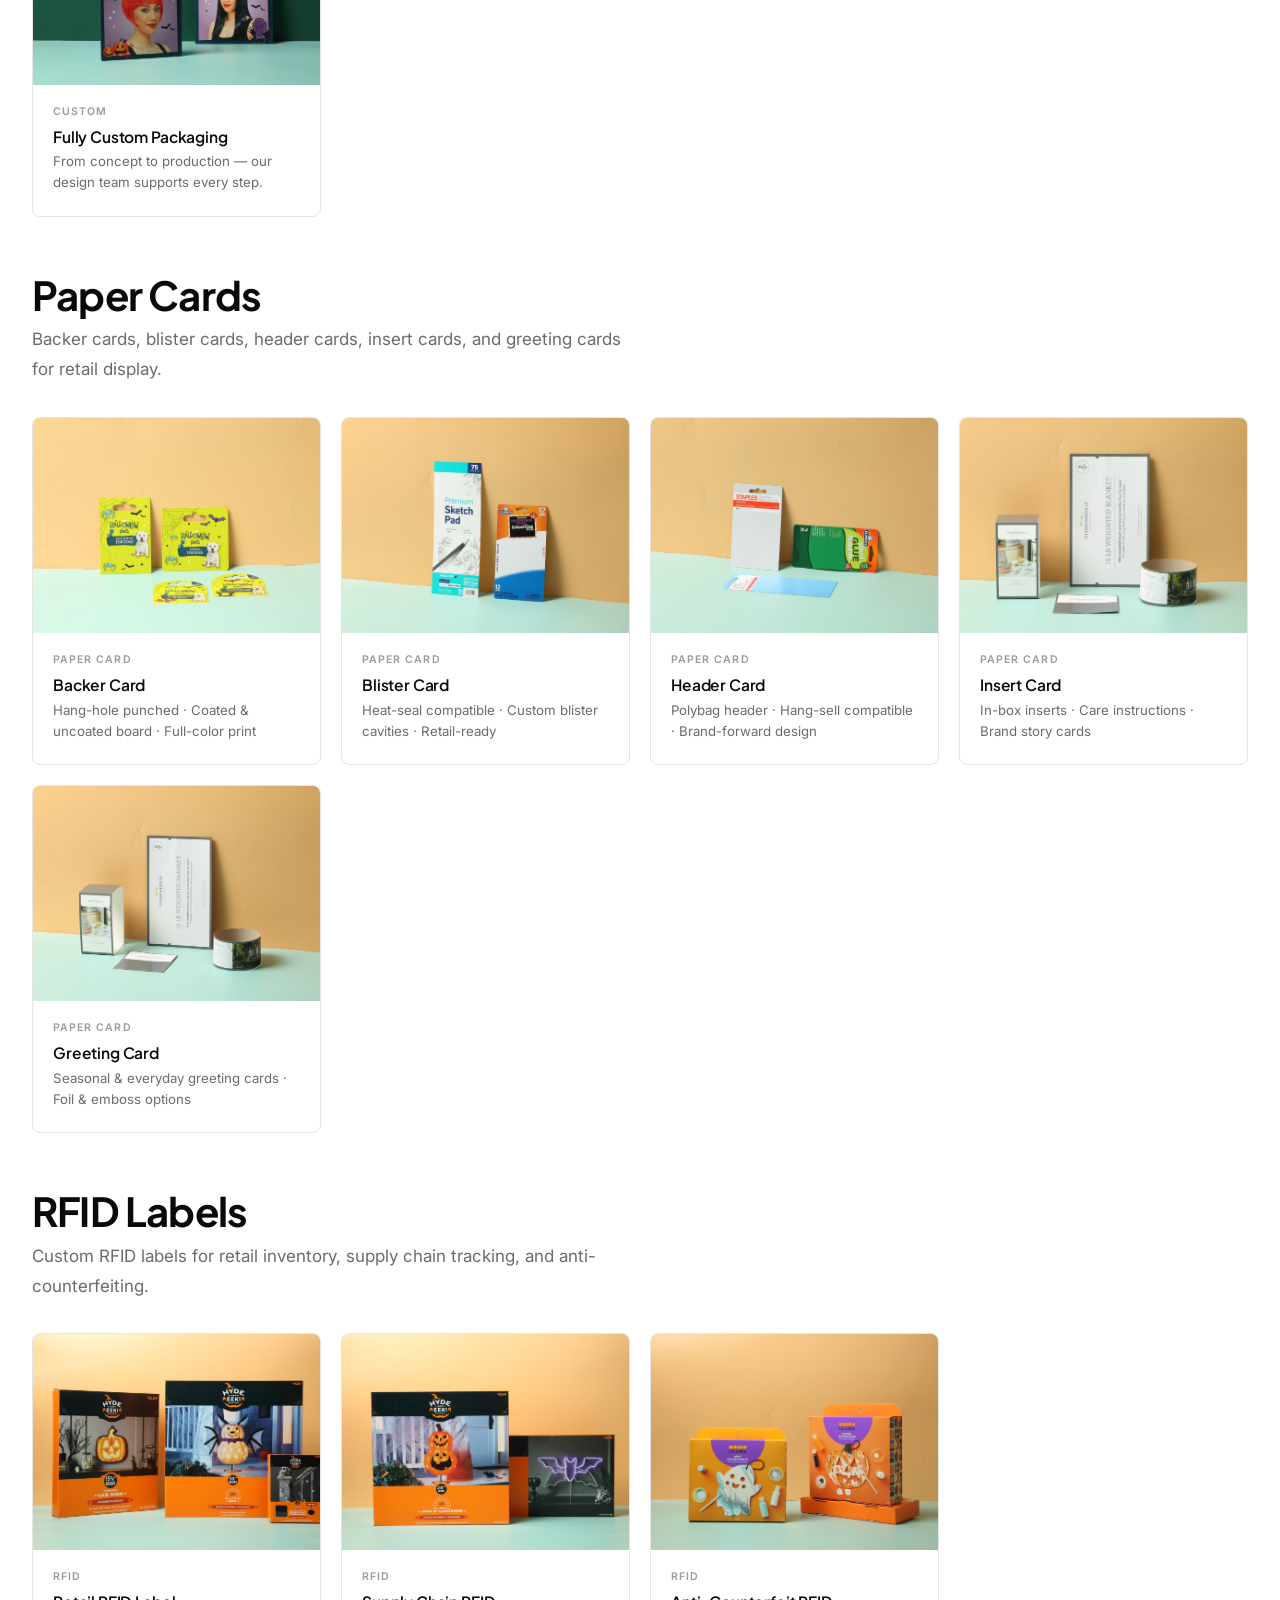
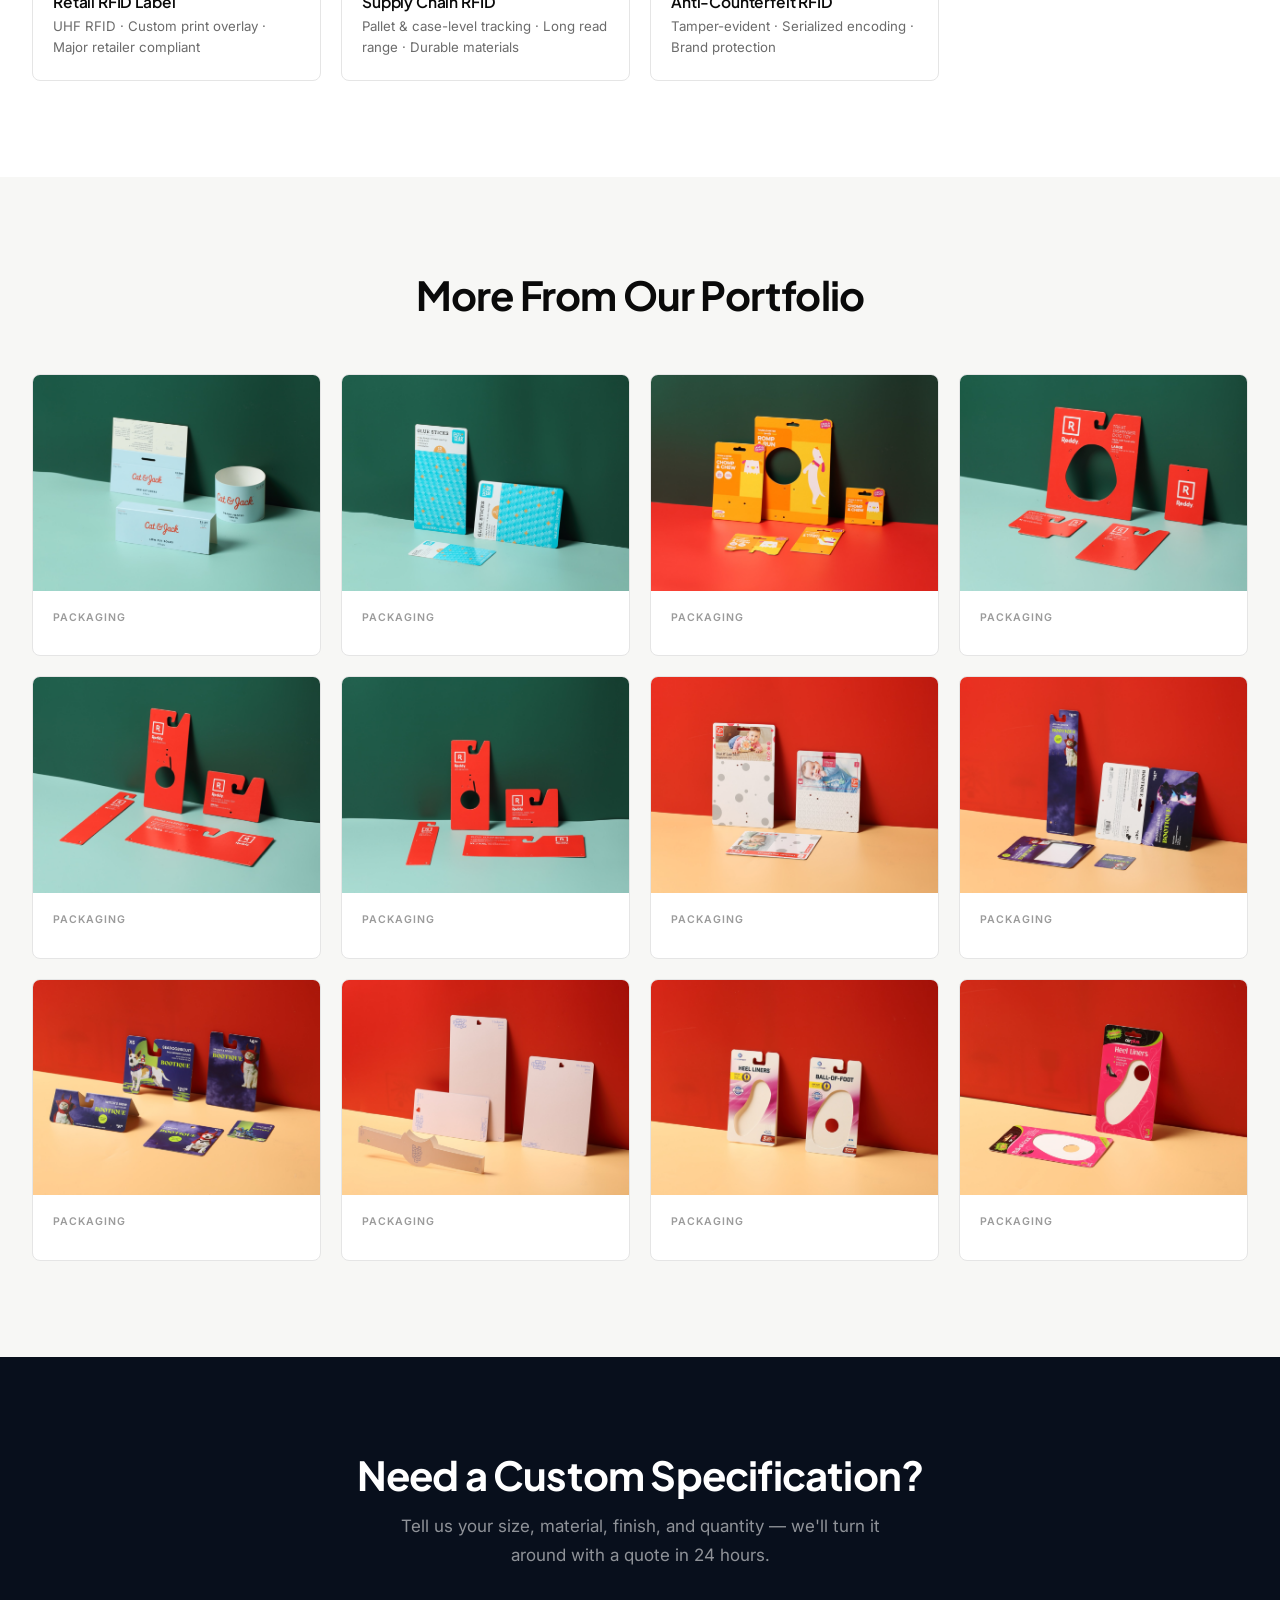
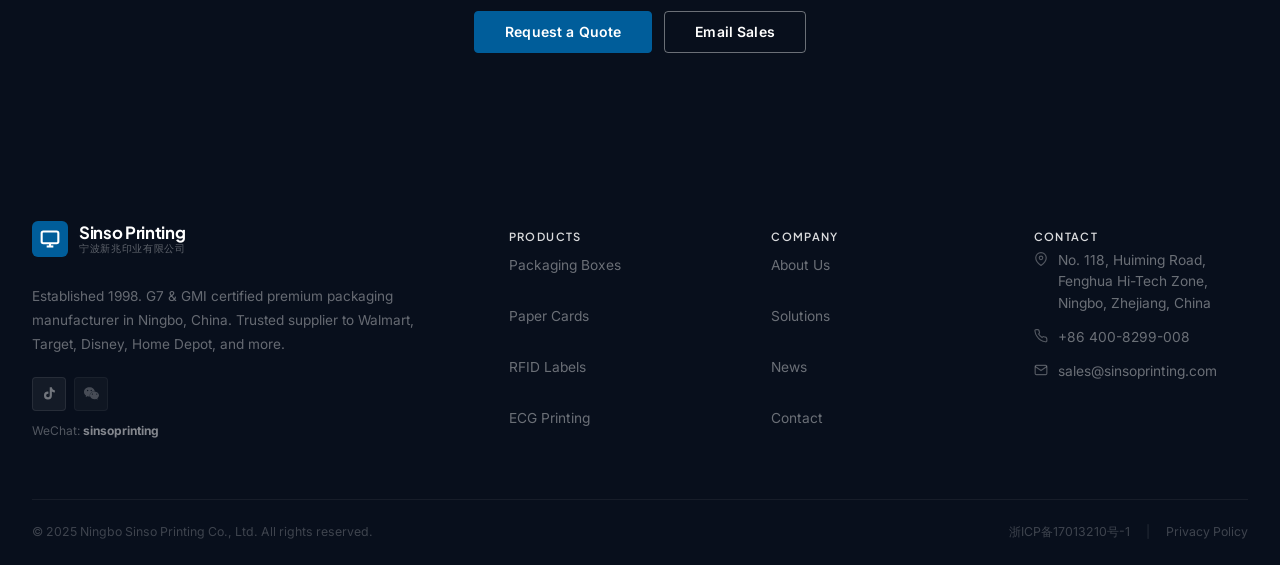
<file: products.html>
<!DOCTYPE html>
<html lang="en">
<head>
  <meta charset="UTF-8">
  <meta name="viewport" content="width=device-width, initial-scale=1.0">
  <title>Products – Sinso Printing | Packaging Boxes, Paper Cards &amp; RFID Labels</title>
  <meta name="description" content="Browse Sinso Printing's full product range: custom packaging boxes, paper cards, and RFID labels. G7 &amp; GMI certified manufacturer in Ningbo, China.">
  <link rel="canonical" href="https://www.sinsoprinting.com/products.html">
  <link rel="alternate" hreflang="en" href="https://www.sinsoprinting.com/products.html">
  <link rel="alternate" hreflang="zh-Hans" href="https://www.sinsoprinting.com/products.html?lang=zh">
  <link rel="alternate" hreflang="x-default" href="https://www.sinsoprinting.com/products.html">

  <script type="application/ld+json">
  {
    "@context": "https://schema.org",
    "@type": "CollectionPage",
    "name": "Products – Sinso Printing",
    "url": "https://www.sinsoprinting.com/products.html",
    "description": "Custom packaging boxes, paper cards, and RFID labels by Sinso Printing.",
    "breadcrumb": {
      "@type": "BreadcrumbList",
      "itemListElement": [
        {"@type":"ListItem","position":1,"name":"Home","item":"https://www.sinsoprinting.com/"},
        {"@type":"ListItem","position":2,"name":"Products","item":"https://www.sinsoprinting.com/products.html"}
      ]
    }
  }
  </script>

  <script async src="https://www.googletagmanager.com/gtag/js?id=G-WV8VQYH642"></script>
  <script>window.dataLayer=window.dataLayer||[];function gtag(){dataLayer.push(arguments);}gtag('js',new Date());gtag('config','G-WV8VQYH642');</script>
  <link rel="stylesheet" href="css/main.css">
</head>
<body>

<div id="header-mount"></div>

<!-- Page Hero -->
<div class="page-hero">
  <div class="container">
    <div class="page-hero-content">
      <div class="breadcrumb">
        <a href="index.html" data-lang="en">Home</a>
        <a href="index.html" data-lang="zh">首页</a>
        <span>›</span>
        <span data-lang="en">Products</span>
        <span data-lang="zh">产品</span>
      </div>
      <h1 data-lang="en">Our Products</h1>
      <h1 data-lang="zh">我们的产品</h1>
      <p data-lang="en">Custom packaging manufactured to your exact specifications — from prototype to full production run.</p>
      <p data-lang="zh">按您的精确规格定制包装，从原型到量产全程服务。</p>
    </div>
  </div>
</div>

<!-- Filter Bar -->
<section class="section">
  <div class="container">
    <div class="filter-bar">
      <button class="filter-btn active" data-filter="all" data-lang="en">All Products</button>
      <button class="filter-btn active" data-filter="all" data-lang="zh">全部产品</button>
      <button class="filter-btn" data-filter="packaging" data-lang="en">Packaging Boxes</button>
      <button class="filter-btn" data-filter="packaging" data-lang="zh">包装盒</button>
      <button class="filter-btn" data-filter="cards" data-lang="en">Paper Cards</button>
      <button class="filter-btn" data-filter="cards" data-lang="zh">纸卡</button>
      <button class="filter-btn" data-filter="rfid" data-lang="en">RFID Labels</button>
      <button class="filter-btn" data-filter="rfid" data-lang="zh">RFID标签</button>
    </div>

    <!-- Packaging Boxes Section -->
    <div id="packaging-boxes" style="margin-bottom:56px;">
      <h2 class="section-title" style="margin-bottom:8px;" data-lang="en">Packaging Boxes</h2>
      <h2 class="section-title" style="margin-bottom:8px;" data-lang="zh">包装盒</h2>
      <p class="section-desc" style="margin-bottom:32px;" data-lang="en">Custom folding cartons and rigid boxes for gift, food, cosmetics, toy, pet and seasonal applications.</p>
      <p class="section-desc" style="margin-bottom:32px;" data-lang="zh">用于礼品、食品、化妆品、玩具、宠物及季节性用途的定制折叠纸盒和精装盒。</p>

      <div class="product-grid">
        <div class="product-card" data-category="packaging">
          <div class="product-card-img"><img src="images/products/6M0A4286.jpg" alt="Gift packaging box" loading="lazy"></div>
          <div class="product-card-body">
            <div class="product-card-tag" data-lang="en">Gift &amp; Retail</div>
            <div class="product-card-tag" data-lang="zh">礼品及零售</div>
            <h3 class="product-card-title" data-lang="en">Gift Packaging Box</h3>
            <h3 class="product-card-title" data-lang="zh">礼品包装盒</h3>
            <p class="product-card-desc" data-lang="en">Matte / gloss / soft-touch lamination · Foil stamping · Embossing</p>
            <p class="product-card-desc" data-lang="zh">哑光/亮光/软触感覆膜 · 烫金 · 压凸</p>
          </div>
        </div>
        <div class="product-card" data-category="packaging">
          <div class="product-card-img"><img src="images/products/6M0A4287.jpg" alt="Cosmetics packaging box" loading="lazy"></div>
          <div class="product-card-body">
            <div class="product-card-tag" data-lang="en">Cosmetics</div>
            <div class="product-card-tag" data-lang="zh">化妆品</div>
            <h3 class="product-card-title" data-lang="en">Cosmetics Box</h3>
            <h3 class="product-card-title" data-lang="zh">化妆品包装盒</h3>
            <p class="product-card-desc" data-lang="en">UV spot · Emboss / deboss · Premium rigid board</p>
            <p class="product-card-desc" data-lang="zh">局部UV · 压凸/压凹 · 高级精装板</p>
          </div>
        </div>
        <div class="product-card" data-category="packaging">
          <div class="product-card-img"><img src="images/products/6M0A4292.jpg" alt="Food packaging box" loading="lazy"></div>
          <div class="product-card-body">
            <div class="product-card-tag" data-lang="en">Food</div>
            <div class="product-card-tag" data-lang="zh">食品</div>
            <h3 class="product-card-title" data-lang="en">Food Packaging Box</h3>
            <h3 class="product-card-title" data-lang="zh">食品包装盒</h3>
            <p class="product-card-desc" data-lang="en">Food-safe inks · FSC certified board · Vivid CMYK+</p>
            <p class="product-card-desc" data-lang="zh">食品安全油墨 · FSC认证纸板 · 鲜艳CMYK+</p>
          </div>
        </div>
        <div class="product-card" data-category="packaging">
          <div class="product-card-img"><img src="images/products/6M0A4293.jpg" alt="Product packaging" loading="lazy"></div>
          <div class="product-card-body">
            <div class="product-card-tag" data-lang="en">Retail</div>
            <div class="product-card-tag" data-lang="zh">零售</div>
            <h3 class="product-card-title" data-lang="en">Retail Display Box</h3>
            <h3 class="product-card-title" data-lang="zh">零售展示盒</h3>
            <p class="product-card-desc" data-lang="en">POP display · Window cut-out · Custom die lines</p>
            <p class="product-card-desc" data-lang="zh">POP展示 · 开窗设计 · 定制刀版</p>
          </div>
        </div>
        <div class="product-card" data-category="packaging">
          <div class="product-card-img"><img src="images/products/6M0A4295.jpg" alt="Toy packaging box" loading="lazy"></div>
          <div class="product-card-body">
            <div class="product-card-tag" data-lang="en">Toys &amp; Electronics</div>
            <div class="product-card-tag" data-lang="zh">玩具及电子</div>
            <h3 class="product-card-title" data-lang="en">Toy &amp; Electronics Box</h3>
            <h3 class="product-card-title" data-lang="zh">玩具及电子产品盒</h3>
            <p class="product-card-desc" data-lang="en">Child-safe compliance · Durable corrugated options · Full-bleed print</p>
            <p class="product-card-desc" data-lang="zh">儿童安全标准 · 耐用瓦楞选项 · 满版印刷</p>
          </div>
        </div>
        <div class="product-card" data-category="packaging">
          <div class="product-card-img"><img src="images/products/6M0A4297.jpg" alt="Pet packaging box" loading="lazy"></div>
          <div class="product-card-body">
            <div class="product-card-tag" data-lang="en">Pet</div>
            <div class="product-card-tag" data-lang="zh">宠物</div>
            <h3 class="product-card-title" data-lang="en">Pet Product Packaging</h3>
            <h3 class="product-card-title" data-lang="zh">宠物产品包装</h3>
            <p class="product-card-desc" data-lang="en">Petco &amp; major retail compliant · Vibrant lifestyle imagery</p>
            <p class="product-card-desc" data-lang="zh">符合Petco及主流零售商标准 · 鲜艳生活方式图像</p>
          </div>
        </div>
        <div class="product-card" data-category="packaging">
          <div class="product-card-img"><img src="images/products/6M0A4298.jpg" alt="Seasonal packaging" loading="lazy"></div>
          <div class="product-card-body">
            <div class="product-card-tag" data-lang="en">Seasonal</div>
            <div class="product-card-tag" data-lang="zh">季节性</div>
            <h3 class="product-card-title" data-lang="en">Seasonal Gift Box</h3>
            <h3 class="product-card-title" data-lang="zh">季节性礼品盒</h3>
            <p class="product-card-desc" data-lang="en">Holiday &amp; seasonal packaging · Fast turnaround · Custom inserts</p>
            <p class="product-card-desc" data-lang="zh">节日及季节性包装 · 快速交货 · 定制内衬</p>
          </div>
        </div>
        <div class="product-card" data-category="packaging">
          <div class="product-card-img"><img src="images/products/6M0A4302.jpg" alt="Stationery packaging" loading="lazy"></div>
          <div class="product-card-body">
            <div class="product-card-tag" data-lang="en">Stationery</div>
            <div class="product-card-tag" data-lang="zh">文具</div>
            <h3 class="product-card-title" data-lang="en">Stationery &amp; Office Box</h3>
            <h3 class="product-card-title" data-lang="zh">文具及办公用品盒</h3>
            <p class="product-card-desc" data-lang="en">Set boxes, pencil cases, organizers · Clean modern print</p>
            <p class="product-card-desc" data-lang="zh">套装盒、铅笔盒、整理盒 · 简洁现代印刷</p>
          </div>
        </div>
        <div class="product-card" data-category="packaging">
          <div class="product-card-img"><img src="images/products/6M0A4305.jpg" alt="Customized packaging" loading="lazy"></div>
          <div class="product-card-body">
            <div class="product-card-tag" data-lang="en">Custom</div>
            <div class="product-card-tag" data-lang="zh">定制</div>
            <h3 class="product-card-title" data-lang="en">Fully Custom Packaging</h3>
            <h3 class="product-card-title" data-lang="zh">全定制包装</h3>
            <p class="product-card-desc" data-lang="en">From concept to production — our design team supports every step.</p>
            <p class="product-card-desc" data-lang="zh">从概念到量产，我们的设计团队全程支持。</p>
          </div>
        </div>
      </div>
    </div>

    <!-- Paper Cards Section -->
    <div id="paper-cards" style="margin-bottom:56px;">
      <h2 class="section-title" style="margin-bottom:8px;" data-lang="en">Paper Cards</h2>
      <h2 class="section-title" style="margin-bottom:8px;" data-lang="zh">纸卡</h2>
      <p class="section-desc" style="margin-bottom:32px;" data-lang="en">Backer cards, blister cards, header cards, insert cards, and greeting cards for retail display.</p>
      <p class="section-desc" style="margin-bottom:32px;" data-lang="zh">用于零售展示的背卡、吸塑卡、挂头卡、插页卡及贺卡。</p>

      <div class="product-grid">
        <div class="product-card" data-category="cards">
          <div class="product-card-img"><img src="images/products/6M0A4341.jpg" alt="Backer card" loading="lazy"></div>
          <div class="product-card-body">
            <div class="product-card-tag" data-lang="en">Paper Card</div>
            <div class="product-card-tag" data-lang="zh">纸卡</div>
            <h3 class="product-card-title" data-lang="en">Backer Card</h3>
            <h3 class="product-card-title" data-lang="zh">背卡</h3>
            <p class="product-card-desc" data-lang="en">Hang-hole punched · Coated &amp; uncoated board · Full-color print</p>
            <p class="product-card-desc" data-lang="zh">挂孔打孔 · 涂布及非涂布纸板 · 全彩印刷</p>
          </div>
        </div>
        <div class="product-card" data-category="cards">
          <div class="product-card-img"><img src="images/products/6M0A4344.jpg" alt="Blister card" loading="lazy"></div>
          <div class="product-card-body">
            <div class="product-card-tag" data-lang="en">Paper Card</div>
            <div class="product-card-tag" data-lang="zh">纸卡</div>
            <h3 class="product-card-title" data-lang="en">Blister Card</h3>
            <h3 class="product-card-title" data-lang="zh">吸塑卡</h3>
            <p class="product-card-desc" data-lang="en">Heat-seal compatible · Custom blister cavities · Retail-ready</p>
            <p class="product-card-desc" data-lang="zh">兼容热封 · 定制吸塑腔体 · 零售即用</p>
          </div>
        </div>
        <div class="product-card" data-category="cards">
          <div class="product-card-img"><img src="images/products/6M0A4346.jpg" alt="Header card" loading="lazy"></div>
          <div class="product-card-body">
            <div class="product-card-tag" data-lang="en">Paper Card</div>
            <div class="product-card-tag" data-lang="zh">纸卡</div>
            <h3 class="product-card-title" data-lang="en">Header Card</h3>
            <h3 class="product-card-title" data-lang="zh">挂头卡</h3>
            <p class="product-card-desc" data-lang="en">Polybag header · Hang-sell compatible · Brand-forward design</p>
            <p class="product-card-desc" data-lang="zh">透明袋挂头 · 兼容挂卖 · 品牌展示设计</p>
          </div>
        </div>
        <div class="product-card" data-category="cards">
          <div class="product-card-img"><img src="images/products/6M0A4347.jpg" alt="Insert card" loading="lazy"></div>
          <div class="product-card-body">
            <div class="product-card-tag" data-lang="en">Paper Card</div>
            <div class="product-card-tag" data-lang="zh">纸卡</div>
            <h3 class="product-card-title" data-lang="en">Insert Card</h3>
            <h3 class="product-card-title" data-lang="zh">插页卡</h3>
            <p class="product-card-desc" data-lang="en">In-box inserts · Care instructions · Brand story cards</p>
            <p class="product-card-desc" data-lang="zh">盒内插页 · 使用说明 · 品牌故事卡</p>
          </div>
        </div>
        <div class="product-card" data-category="cards">
          <div class="product-card-img"><img src="images/products/6M0A4348.jpg" alt="Greeting card" loading="lazy"></div>
          <div class="product-card-body">
            <div class="product-card-tag" data-lang="en">Paper Card</div>
            <div class="product-card-tag" data-lang="zh">纸卡</div>
            <h3 class="product-card-title" data-lang="en">Greeting Card</h3>
            <h3 class="product-card-title" data-lang="zh">贺卡</h3>
            <p class="product-card-desc" data-lang="en">Seasonal &amp; everyday greeting cards · Foil &amp; emboss options</p>
            <p class="product-card-desc" data-lang="zh">季节性及日常贺卡 · 烫金及压凸选项</p>
          </div>
        </div>
      </div>
    </div>

    <!-- RFID Section -->
    <div id="rfid">
      <h2 class="section-title" style="margin-bottom:8px;" data-lang="en">RFID Labels</h2>
      <h2 class="section-title" style="margin-bottom:8px;" data-lang="zh">RFID标签</h2>
      <p class="section-desc" style="margin-bottom:32px;" data-lang="en">Custom RFID labels for retail inventory, supply chain tracking, and anti-counterfeiting.</p>
      <p class="section-desc" style="margin-bottom:32px;" data-lang="zh">用于零售库存、供应链跟踪及防伪的定制RFID标签。</p>

      <div class="product-grid">
        <div class="product-card" data-category="rfid">
          <div class="product-card-img"><img src="images/products/6M0A4376.jpg" alt="RFID label" loading="lazy"></div>
          <div class="product-card-body">
            <div class="product-card-tag" data-lang="en">RFID</div>
            <div class="product-card-tag" data-lang="zh">RFID</div>
            <h3 class="product-card-title" data-lang="en">Retail RFID Label</h3>
            <h3 class="product-card-title" data-lang="zh">零售RFID标签</h3>
            <p class="product-card-desc" data-lang="en">UHF RFID · Custom print overlay · Major retailer compliant</p>
            <p class="product-card-desc" data-lang="zh">超高频RFID · 定制印刷覆盖 · 符合主流零售商要求</p>
          </div>
        </div>
        <div class="product-card" data-category="rfid">
          <div class="product-card-img"><img src="images/products/6M0A4377.jpg" alt="RFID label supply chain" loading="lazy"></div>
          <div class="product-card-body">
            <div class="product-card-tag" data-lang="en">RFID</div>
            <div class="product-card-tag" data-lang="zh">RFID</div>
            <h3 class="product-card-title" data-lang="en">Supply Chain RFID</h3>
            <h3 class="product-card-title" data-lang="zh">供应链RFID标签</h3>
            <p class="product-card-desc" data-lang="en">Pallet &amp; case-level tracking · Long read range · Durable materials</p>
            <p class="product-card-desc" data-lang="zh">托盘及箱级跟踪 · 远距离读取 · 耐用材料</p>
          </div>
        </div>
        <div class="product-card" data-category="rfid">
          <div class="product-card-img"><img src="images/products/6M0A4379.jpg" alt="RFID anti-counterfeit" loading="lazy"></div>
          <div class="product-card-body">
            <div class="product-card-tag" data-lang="en">RFID</div>
            <div class="product-card-tag" data-lang="zh">RFID</div>
            <h3 class="product-card-title" data-lang="en">Anti-Counterfeit RFID</h3>
            <h3 class="product-card-title" data-lang="zh">防伪RFID标签</h3>
            <p class="product-card-desc" data-lang="en">Tamper-evident · Serialized encoding · Brand protection</p>
            <p class="product-card-desc" data-lang="zh">防篡改 · 序列化编码 · 品牌保护</p>
          </div>
        </div>
      </div>
    </div>
  </div>
</section>

<!-- More product images grid -->
<section class="section section--gray">
  <div class="container">
    <div class="section-header centered">
      <h2 class="section-title" data-lang="en">More From Our Portfolio</h2>
      <h2 class="section-title" data-lang="zh">更多产品案例</h2>
    </div>
    <div class="product-grid">
      <div class="product-card" data-category="packaging"><div class="product-card-img"><img src="images/products/6M0A4308.jpg" alt="Packaging product" loading="lazy"></div><div class="product-card-body"><div class="product-card-tag" data-lang="en">Packaging</div><div class="product-card-tag" data-lang="zh">包装</div></div></div>
      <div class="product-card" data-category="packaging"><div class="product-card-img"><img src="images/products/6M0A4309.jpg" alt="Packaging product" loading="lazy"></div><div class="product-card-body"><div class="product-card-tag" data-lang="en">Packaging</div><div class="product-card-tag" data-lang="zh">包装</div></div></div>
      <div class="product-card" data-category="packaging"><div class="product-card-img"><img src="images/products/6M0A4311.jpg" alt="Packaging product" loading="lazy"></div><div class="product-card-body"><div class="product-card-tag" data-lang="en">Packaging</div><div class="product-card-tag" data-lang="zh">包装</div></div></div>
      <div class="product-card" data-category="packaging"><div class="product-card-img"><img src="images/products/6M0A4313.jpg" alt="Packaging product" loading="lazy"></div><div class="product-card-body"><div class="product-card-tag" data-lang="en">Packaging</div><div class="product-card-tag" data-lang="zh">包装</div></div></div>
      <div class="product-card" data-category="packaging"><div class="product-card-img"><img src="images/products/6M0A4314.jpg" alt="Packaging product" loading="lazy"></div><div class="product-card-body"><div class="product-card-tag" data-lang="en">Packaging</div><div class="product-card-tag" data-lang="zh">包装</div></div></div>
      <div class="product-card" data-category="packaging"><div class="product-card-img"><img src="images/products/6M0A4315.jpg" alt="Packaging product" loading="lazy"></div><div class="product-card-body"><div class="product-card-tag" data-lang="en">Packaging</div><div class="product-card-tag" data-lang="zh">包装</div></div></div>
      <div class="product-card" data-category="packaging"><div class="product-card-img"><img src="images/products/6M0A4317.jpg" alt="Packaging product" loading="lazy"></div><div class="product-card-body"><div class="product-card-tag" data-lang="en">Packaging</div><div class="product-card-tag" data-lang="zh">包装</div></div></div>
      <div class="product-card" data-category="packaging"><div class="product-card-img"><img src="images/products/6M0A4318.jpg" alt="Packaging product" loading="lazy"></div><div class="product-card-body"><div class="product-card-tag" data-lang="en">Packaging</div><div class="product-card-tag" data-lang="zh">包装</div></div></div>
      <div class="product-card" data-category="packaging"><div class="product-card-img"><img src="images/products/6M0A4321.jpg" alt="Packaging product" loading="lazy"></div><div class="product-card-body"><div class="product-card-tag" data-lang="en">Packaging</div><div class="product-card-tag" data-lang="zh">包装</div></div></div>
      <div class="product-card" data-category="packaging"><div class="product-card-img"><img src="images/products/6M0A4324.jpg" alt="Packaging product" loading="lazy"></div><div class="product-card-body"><div class="product-card-tag" data-lang="en">Packaging</div><div class="product-card-tag" data-lang="zh">包装</div></div></div>
      <div class="product-card" data-category="packaging"><div class="product-card-img"><img src="images/products/6M0A4325.jpg" alt="Packaging product" loading="lazy"></div><div class="product-card-body"><div class="product-card-tag" data-lang="en">Packaging</div><div class="product-card-tag" data-lang="zh">包装</div></div></div>
      <div class="product-card" data-category="packaging"><div class="product-card-img"><img src="images/products/6M0A4326.jpg" alt="Packaging product" loading="lazy"></div><div class="product-card-body"><div class="product-card-tag" data-lang="en">Packaging</div><div class="product-card-tag" data-lang="zh">包装</div></div></div>
    </div>
  </div>
</section>

<!-- CTA -->
<section class="contact-cta-section">
  <div class="container">
    <h2 data-lang="en">Need a Custom Specification?</h2>
    <h2 data-lang="zh">需要定制规格？</h2>
    <p data-lang="en">Tell us your size, material, finish, and quantity — we'll turn it around with a quote in 24 hours.</p>
    <p data-lang="zh">告知我们尺寸、材料、表面处理及数量，我们将在24小时内回复报价。</p>
    <div class="contact-actions">
      <a href="contactus.html" class="btn btn-primary" data-lang="en">Request a Quote</a>
      <a href="contactus.html" class="btn btn-primary" data-lang="zh">获取报价</a>
      <a href="mailto:sales@sinsoprinting.com" class="btn btn-outline" data-lang="en">Email Sales</a>
      <a href="mailto:sales@sinsoprinting.com" class="btn btn-outline" data-lang="zh">发送邮件</a>
    </div>
  </div>
</section>

<div id="footer-mount"></div>
<script src="js/components.js"></script>
<script src="js/main.js"></script>
</body>
</html>
</file>
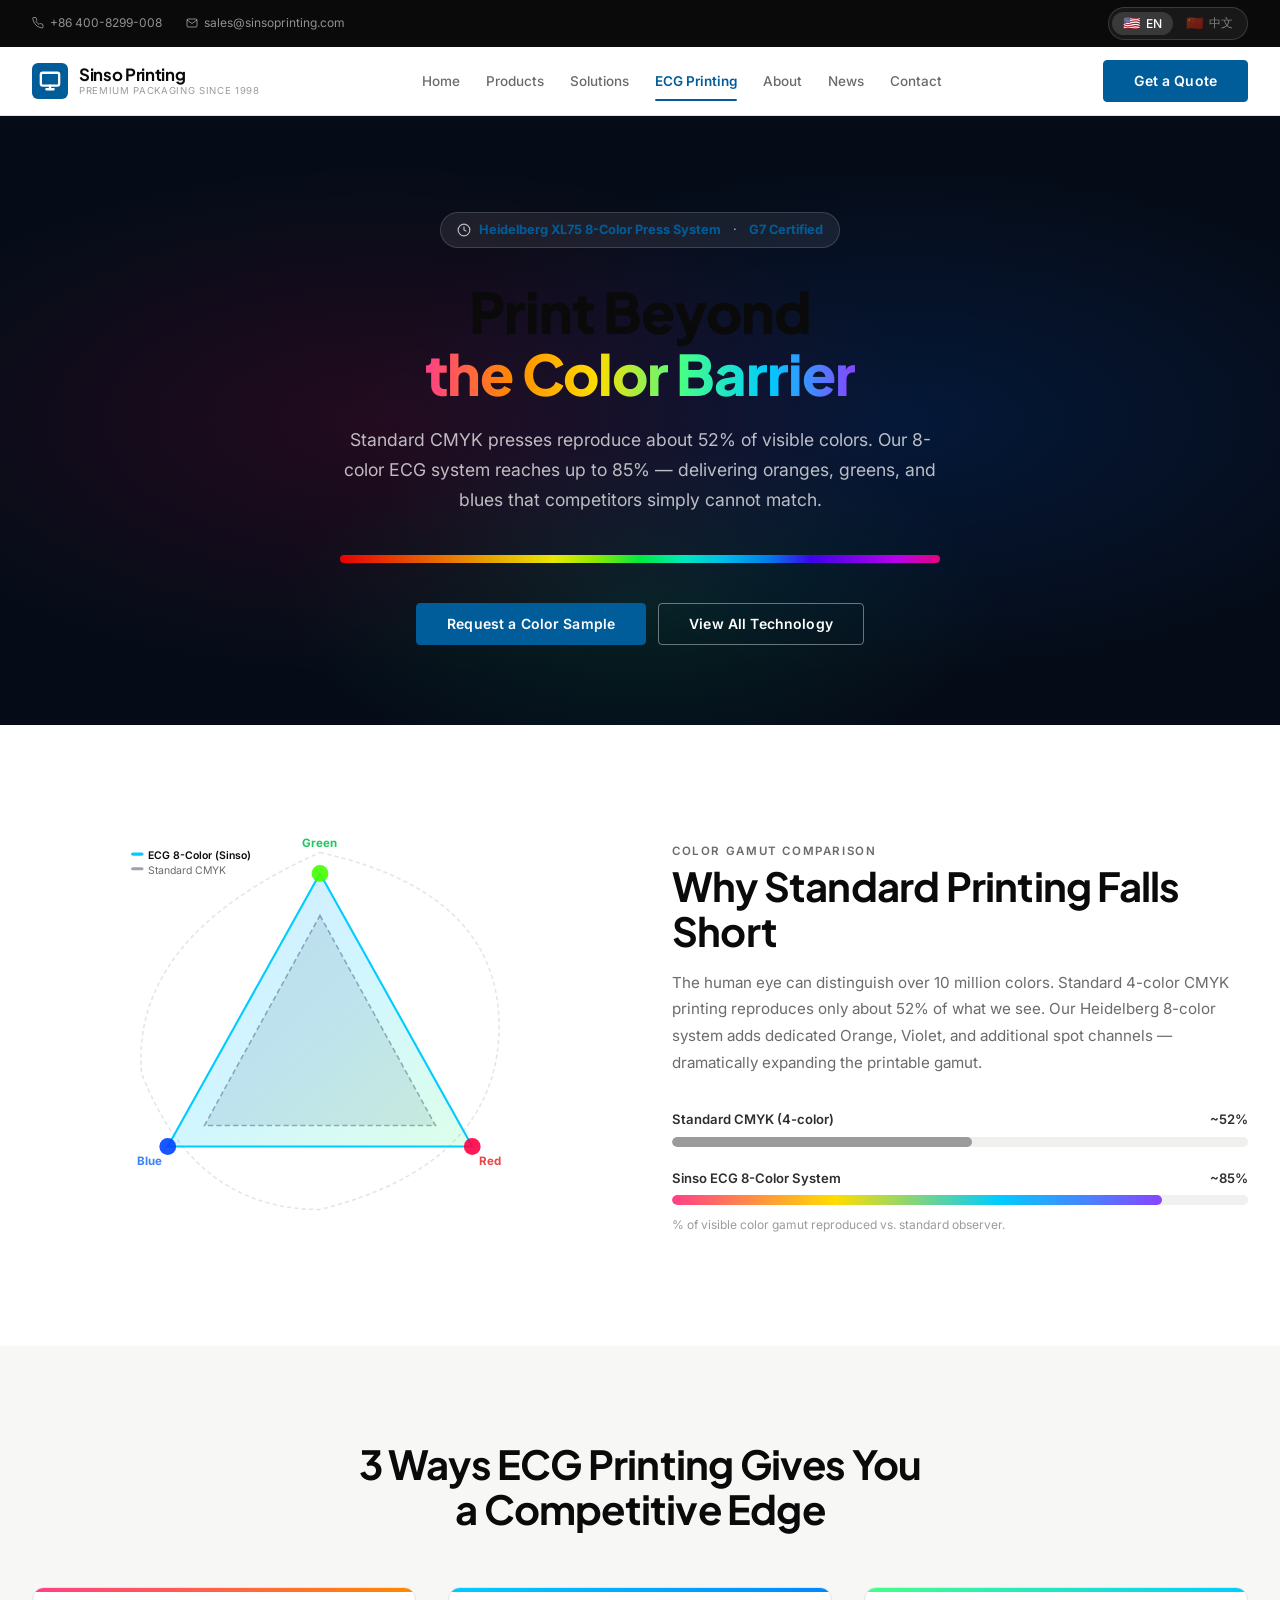
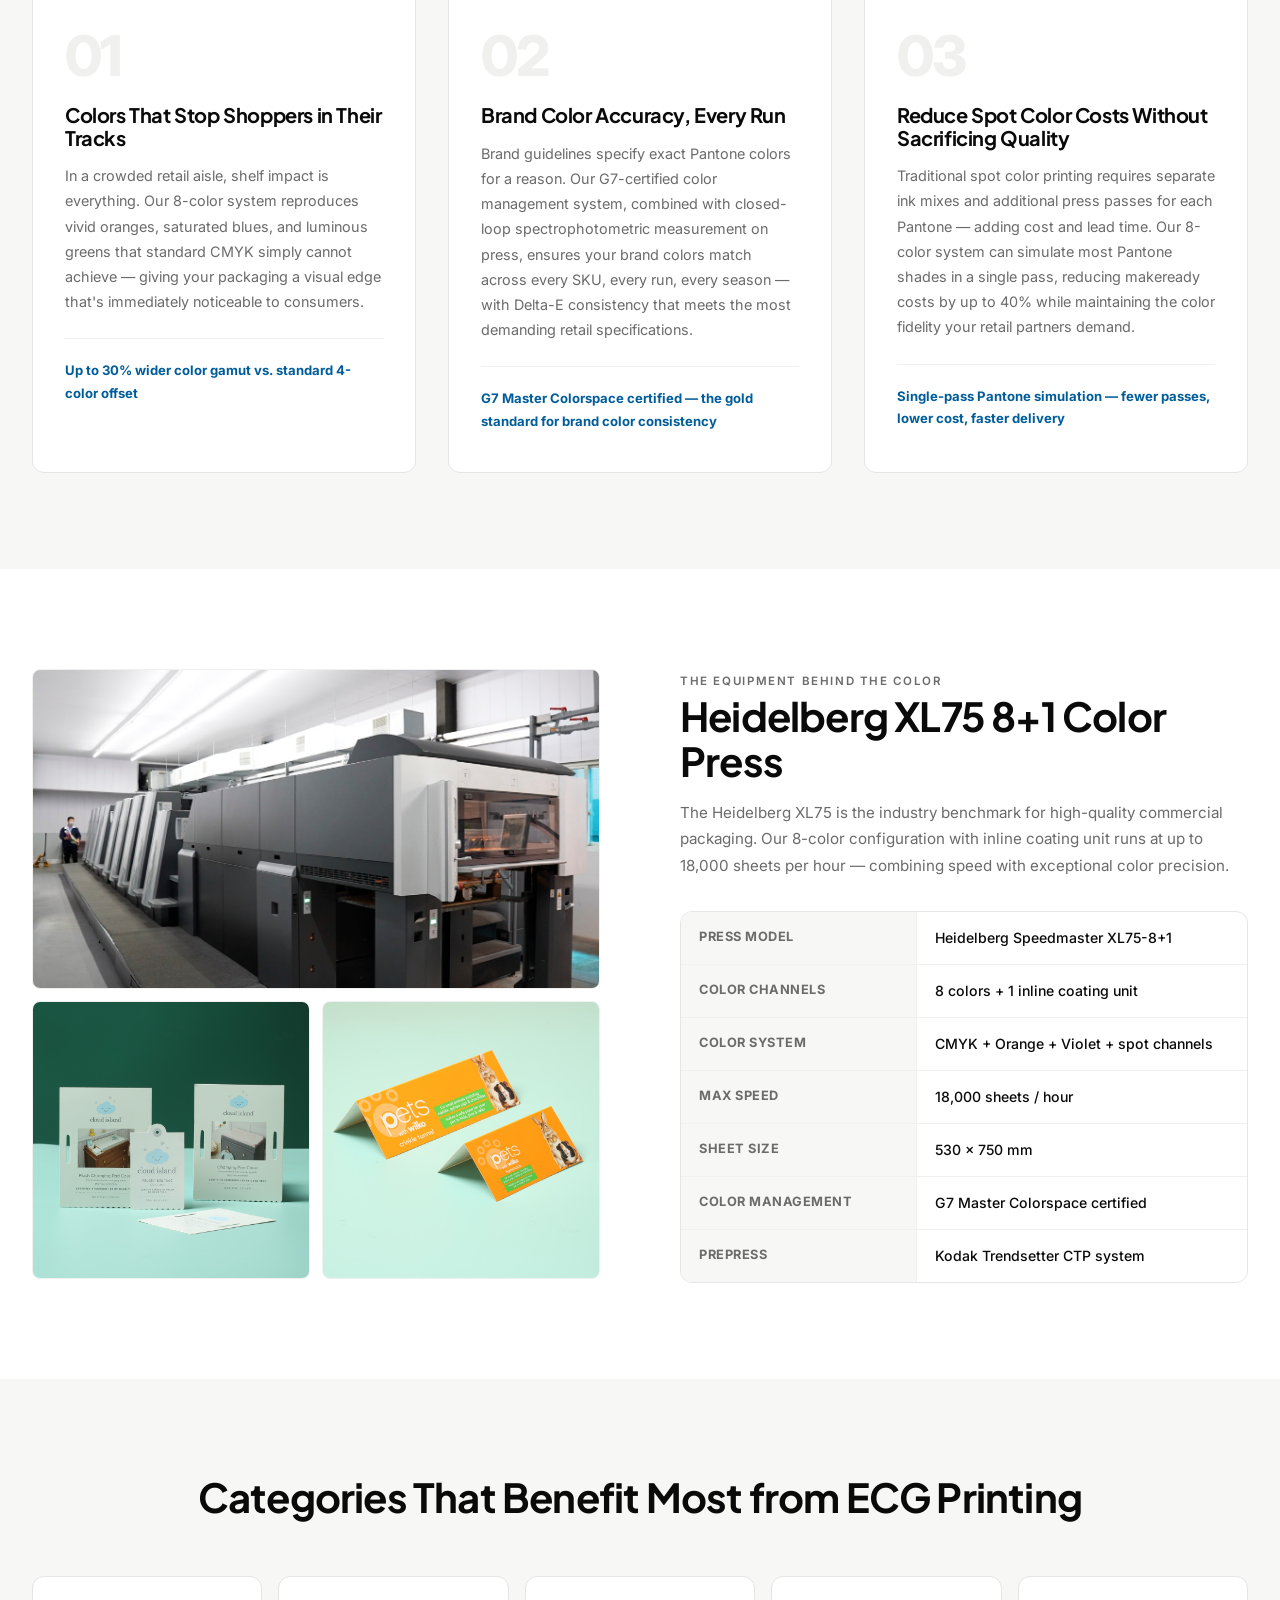
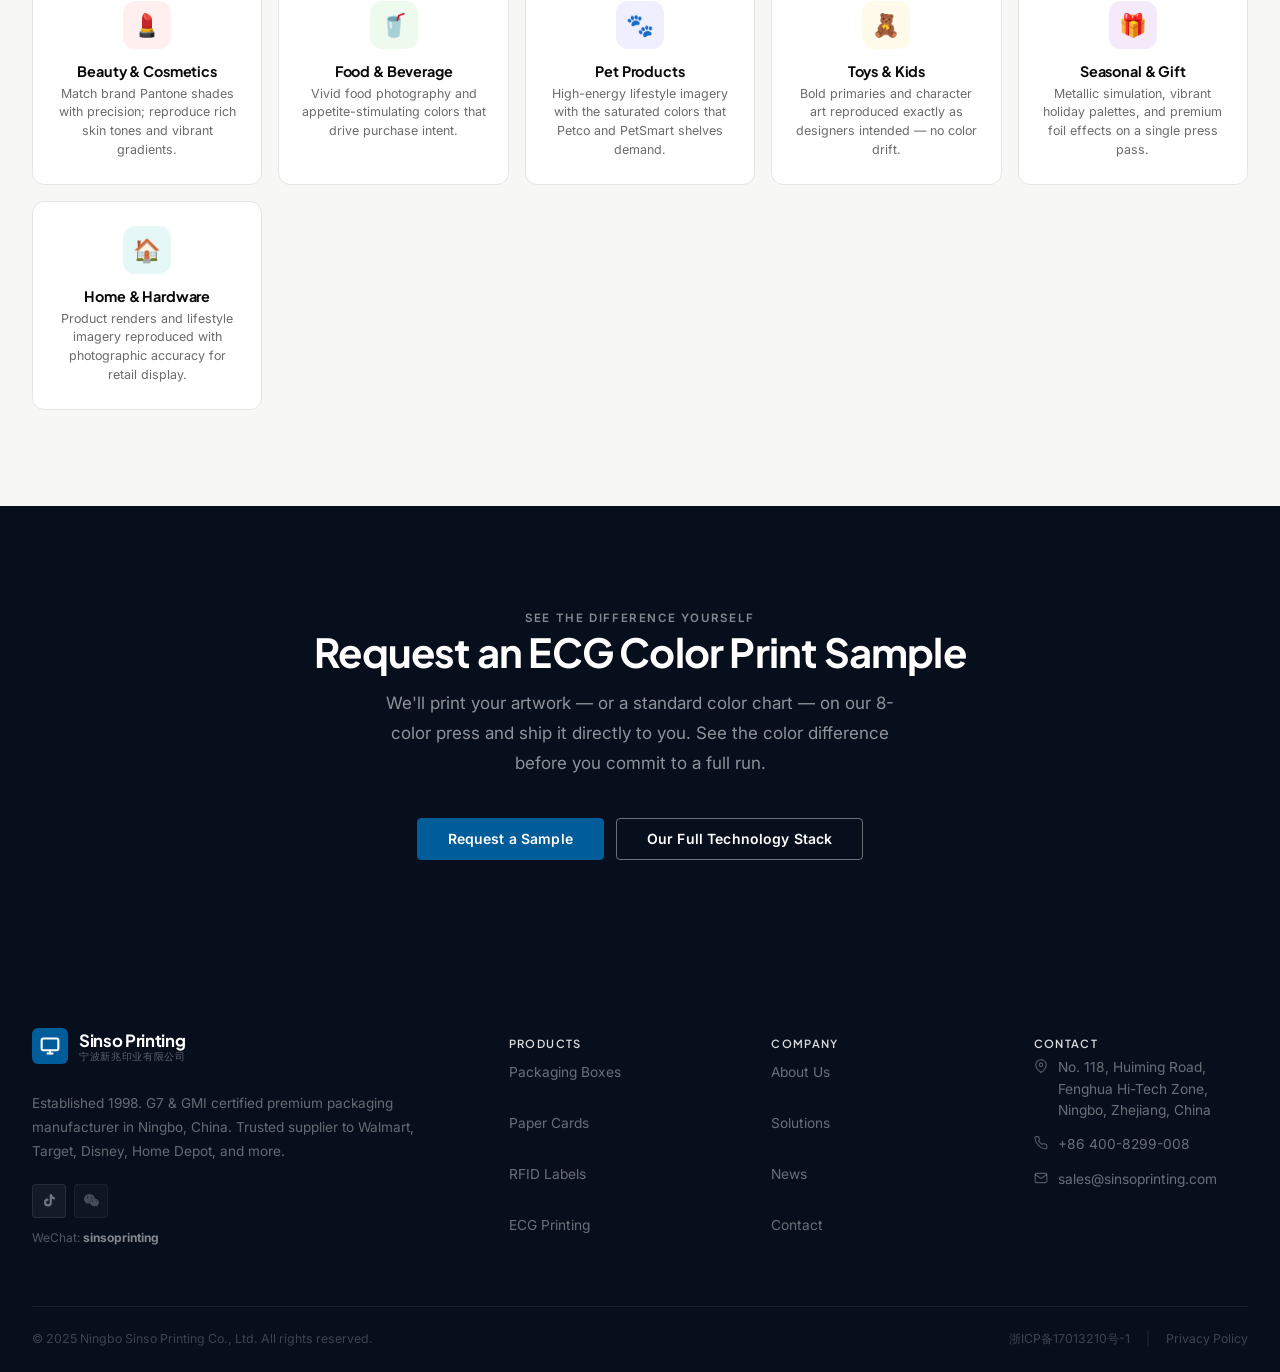
<file: rgb-printing.html>
<!DOCTYPE html>
<html lang="en">
<head>
  <meta charset="UTF-8">
  <meta name="viewport" content="width=device-width, initial-scale=1.0">
  <title>ECG – Extended Color Gamut Printing – Sinso Printing | Heidelberg 8-Color Technology</title>
  <meta name="description" content="Sinso Printing's Heidelberg 8-color ECG (Extended Color Gamut) press system delivers ultra-wide color gamut printing — up to 30% more colors than standard CMYK. G7 certified. Ningbo, China.">
  <link rel="canonical" href="https://www.sinsoprinting.com/rgb-printing.html">
  <link rel="alternate" hreflang="en" href="https://www.sinsoprinting.com/rgb-printing.html">
  <link rel="alternate" hreflang="zh-Hans" href="https://www.sinsoprinting.com/rgb-printing.html?lang=zh">
  <link rel="alternate" hreflang="x-default" href="https://www.sinsoprinting.com/rgb-printing.html">
  <script async src="https://www.googletagmanager.com/gtag/js?id=G-WV8VQYH642"></script>
  <script>window.dataLayer=window.dataLayer||[];function gtag(){dataLayer.push(arguments);}gtag('js',new Date());gtag('config','G-WV8VQYH642');</script>
  <link rel="stylesheet" href="css/main.css">
  <style>
    /* ---- RGB page specific styles ---- */
    .rgb-hero {
      background: #050c18;
      color: var(--white);
      padding: 96px 0 80px;
      position: relative;
      overflow: hidden;
      text-align: center;
    }
    .rgb-hero::before {
      content: '';
      position: absolute;
      inset: 0;
      background:
        radial-gradient(ellipse 60% 60% at 30% 50%, rgba(255,0,80,0.12) 0%, transparent 70%),
        radial-gradient(ellipse 60% 60% at 70% 50%, rgba(0,100,255,0.14) 0%, transparent 70%),
        radial-gradient(ellipse 40% 40% at 50% 80%, rgba(0,220,130,0.10) 0%, transparent 70%);
      pointer-events: none;
    }
    .rgb-hero-content { position: relative; z-index: 1; max-width: 800px; margin: 0 auto; }
    .rgb-hero h1 { font-size: clamp(2.2rem, 5vw, 3.5rem); font-weight: 800; letter-spacing: -0.02em; margin-bottom: 20px; }
    .rgb-hero h1 em { font-style: normal; background: linear-gradient(90deg, #ff4088, #ff8800, #ffdd00, #44ff88, #00ccff, #8844ff); -webkit-background-clip: text; -webkit-text-fill-color: transparent; background-clip: text; }
    .rgb-hero p { font-size: 1.1rem; color: rgba(255,255,255,0.72); max-width: 600px; margin: 0 auto 40px; line-height: 1.7; }
    .rgb-spectrum-bar {
      height: 8px;
      border-radius: 100px;
      background: linear-gradient(90deg,
        #ff0000, #ff3300, #ff6600, #ff9900, #ffcc00, #ffff00,
        #99ff00, #00ff44, #00ffcc, #00ccff, #0088ff,
        #4400ff, #8800ff, #cc00ff, #ff0088
      );
      max-width: 600px;
      margin: 0 auto 40px;
      opacity: 0.9;
    }
    .rgb-hero-badge {
      display: inline-flex;
      align-items: center;
      gap: 8px;
      background: rgba(255,255,255,0.08);
      border: 1px solid rgba(255,255,255,0.15);
      padding: 6px 16px;
      border-radius: 100px;
      font-size: 0.8rem;
      color: rgba(255,255,255,0.7);
      margin-bottom: 32px;
    }
    .rgb-hero-badge span { color: var(--cyan); font-weight: 700; }

    /* Gamut comparison */
    .gamut-section { padding: 96px 0; background: var(--white); }
    .gamut-grid {
      display: grid;
      grid-template-columns: 1fr 1fr;
      gap: 64px;
      align-items: center;
    }
    .gamut-visual {
      position: relative;
      aspect-ratio: 1;
      max-width: 420px;
      margin: 0 auto;
    }
    .gamut-triangle {
      width: 100%;
      height: 100%;
    }
    .gamut-label {
      font-size: 0.8rem;
      font-weight: 700;
      letter-spacing: 0.06em;
      text-transform: uppercase;
    }
    .comparison-bar {
      display: flex;
      flex-direction: column;
      gap: 20px;
      margin-top: 32px;
    }
    .bar-row { display: flex; flex-direction: column; gap: 6px; }
    .bar-label {
      display: flex;
      justify-content: space-between;
      font-size: 0.82rem;
      font-weight: 600;
      color: var(--gray-700);
    }
    .bar-track {
      height: 10px;
      background: var(--gray-100);
      border-radius: 100px;
      overflow: hidden;
    }
    .bar-fill {
      height: 100%;
      border-radius: 100px;
      transition: width 1.2s cubic-bezier(0.4, 0, 0.2, 1);
    }
    .bar-fill--cmyk { background: var(--gray-400); width: 52%; }
    .bar-fill--rgb { background: linear-gradient(90deg, #ff4088, #ffdd00, #00ccff, #8844ff); width: 85%; }

    /* Benefits */
    .benefits-section { padding: 96px 0; background: var(--gray-50); }
    .benefits-grid {
      display: grid;
      grid-template-columns: repeat(3, 1fr);
      gap: 32px;
      margin-top: 56px;
    }
    .benefit-card {
      background: var(--white);
      border: 1px solid var(--gray-200);
      border-radius: var(--radius-lg);
      padding: 40px 32px;
      position: relative;
      overflow: hidden;
      transition: border-color var(--transition), box-shadow var(--transition);
    }
    .benefit-card::before {
      content: '';
      position: absolute;
      top: 0; left: 0; right: 0;
      height: 4px;
    }
    .benefit-card:nth-child(1)::before { background: linear-gradient(90deg, #ff4088, #ff8800); }
    .benefit-card:nth-child(2)::before { background: linear-gradient(90deg, #00ccff, #0088ff); }
    .benefit-card:nth-child(3)::before { background: linear-gradient(90deg, #44ff88, #00ccff); }
    .benefit-card:hover { border-color: transparent; box-shadow: var(--shadow-md); }
    .benefit-num {
      font-size: 3.5rem;
      font-weight: 800;
      color: var(--gray-100);
      line-height: 1;
      margin-bottom: 20px;
      letter-spacing: -0.04em;
    }
    .benefit-card h3 { font-size: 1.25rem; color: var(--text); margin-bottom: 14px; font-weight: 700; }
    .benefit-card p { font-size: 0.9rem; color: var(--gray-500); line-height: 1.75; }
    .benefit-stat {
      margin-top: 24px;
      padding-top: 20px;
      border-top: 1px solid var(--gray-100);
      font-size: 0.82rem;
      font-weight: 700;
      color: var(--blue);
    }

    /* Technology section */
    .tech-detail-section { padding: 96px 0; }
    .tech-detail-grid {
      display: grid;
      grid-template-columns: 1fr 1fr;
      gap: 80px;
      align-items: center;
    }
    .tech-spec-list {
      display: flex;
      flex-direction: column;
      gap: 0;
      margin-top: 32px;
      border: 1px solid var(--gray-200);
      border-radius: var(--radius-lg);
      overflow: hidden;
    }
    .tech-spec-row {
      display: grid;
      grid-template-columns: 1fr 1.4fr;
      border-bottom: 1px solid var(--gray-100);
    }
    .tech-spec-row:last-child { border-bottom: none; }
    .tech-spec-key {
      padding: 14px 18px;
      font-size: 0.8rem;
      font-weight: 700;
      color: var(--gray-500);
      letter-spacing: 0.04em;
      text-transform: uppercase;
      background: var(--gray-50);
      border-right: 1px solid var(--gray-100);
    }
    .tech-spec-val {
      padding: 14px 18px;
      font-size: 0.88rem;
      color: var(--text);
      font-weight: 500;
    }
    .tech-img-showcase {
      display: grid;
      grid-template-columns: 1fr 1fr;
      gap: 12px;
    }
    .tech-img-showcase img {
      border-radius: var(--radius);
      aspect-ratio: 1;
      object-fit: cover;
      border: 1px solid var(--gray-100);
    }
    .tech-img-showcase img:first-child {
      grid-column: 1 / -1;
      aspect-ratio: 16/9;
    }

    /* Use cases */
    .use-cases-section { padding: 96px 0; background: var(--gray-50); }
    .use-case-grid {
      display: grid;
      grid-template-columns: repeat(auto-fill, minmax(200px, 1fr));
      gap: 16px;
      margin-top: 48px;
    }
    .use-case-card {
      background: var(--white);
      border: 1px solid var(--gray-200);
      border-radius: var(--radius-lg);
      padding: 24px 20px;
      text-align: center;
      transition: border-color var(--transition), transform var(--transition);
    }
    .use-case-card:hover { border-color: var(--cyan); transform: translateY(-3px); }
    .use-case-icon {
      width: 48px;
      height: 48px;
      border-radius: 12px;
      display: flex;
      align-items: center;
      justify-content: center;
      margin: 0 auto 14px;
      font-size: 1.4rem;
    }
    .use-case-card h4 { font-size: 0.9rem; color: var(--text); font-weight: 700; margin-bottom: 6px; }
    .use-case-card p { font-size: 0.78rem; color: var(--gray-500); line-height: 1.5; }

    @media (max-width: 768px) {
      .gamut-grid { grid-template-columns: 1fr; gap: 40px; }
      .benefits-grid { grid-template-columns: 1fr; }
      .tech-detail-grid { grid-template-columns: 1fr; gap: 40px; }
    }
  </style>
</head>
<body>

<div id="header-mount"></div>

<!-- RGB Hero -->
<section class="rgb-hero">
  <div class="container">
    <div class="rgb-hero-content">
      <div class="rgb-hero-badge">
        <svg width="14" height="14" viewBox="0 0 24 24" fill="none" stroke="currentColor" stroke-width="2"><circle cx="12" cy="12" r="10"/><polyline points="12 6 12 12 16 14"/></svg>
        <span data-lang="en">Heidelberg XL75 8-Color Press System</span>
        <span data-lang="zh">海德堡XL75-8+1全配置印刷机</span>
        &nbsp;·&nbsp; <span>G7 Certified</span>
      </div>

      <h1 data-lang="en">Print Beyond<br><em>the Color Barrier</em></h1>
      <h1 data-lang="zh">突破色彩边界，<br><em>实现超广色域印刷</em></h1>

      <p data-lang="en">Standard CMYK presses reproduce about 52% of visible colors. Our 8-color ECG system reaches up to 85% — delivering oranges, greens, and blues that competitors simply cannot match.</p>
      <p data-lang="zh">标准CMYK印刷机仅能再现约52%的可见色彩。我们的8色ECG系统可达到85%——呈现竞争对手根本无法企及的橙色、绿色和蓝色。</p>

      <div class="rgb-spectrum-bar" aria-hidden="true"></div>

      <div class="hero-actions" style="justify-content:center;">
        <a href="contactus.html" class="btn btn-primary" data-lang="en">Request a Color Sample</a>
        <a href="contactus.html" class="btn btn-primary" data-lang="zh">申请色彩样品</a>
        <a href="Company-Overview.html" class="btn btn-outline" data-lang="en">View All Technology</a>
        <a href="Company-Overview.html" class="btn btn-outline" data-lang="zh">查看全部技术</a>
      </div>
    </div>
  </div>
</section>

<!-- Gamut Comparison -->
<section class="gamut-section">
  <div class="container">
    <div class="gamut-grid">
      <!-- Visual -->
      <div>
        <div class="gamut-visual">
          <svg viewBox="0 0 400 380" class="gamut-triangle" xmlns="http://www.w3.org/2000/svg">
            <!-- Color spectrum background (simplified CIE diagram shape) -->
            <defs>
              <radialGradient id="spectrumGrad" cx="50%" cy="45%" r="55%">
                <stop offset="0%" stop-color="#ffffff" stop-opacity="0.9"/>
                <stop offset="100%" stop-color="#ffffff" stop-opacity="0"/>
              </radialGradient>
              <linearGradient id="cmykFill" x1="0%" y1="0%" x2="100%" y2="100%">
                <stop offset="0%" stop-color="#6b7280" stop-opacity="0.15"/>
                <stop offset="100%" stop-color="#9ca3af" stop-opacity="0.25"/>
              </linearGradient>
              <linearGradient id="rgbFill" x1="0%" y1="0%" x2="100%" y2="100%">
                <stop offset="0%" stop-color="#0088ff" stop-opacity="0.18"/>
                <stop offset="50%" stop-color="#00ccff" stop-opacity="0.18"/>
                <stop offset="100%" stop-color="#44ff88" stop-opacity="0.18"/>
              </linearGradient>
            </defs>
            <!-- Outer visible spectrum boundary (stylized) -->
            <path d="M 200,20 Q 380,60 370,200 Q 360,320 200,360 Q 80,360 30,230 Q 20,100 200,20 Z"
              fill="none" stroke="var(--gray-200)" stroke-width="1.5" stroke-dasharray="4,3"/>
            <!-- CMYK gamut triangle -->
            <polygon points="200,80 310,280 90,280"
              fill="url(#cmykFill)"
              stroke="#9ca3af"
              stroke-width="1.5"
              stroke-dasharray="5,3"/>
            <!-- RGB gamut triangle (larger) -->
            <polygon points="200,40 345,300 55,300"
              fill="url(#rgbFill)"
              stroke="#00ccff"
              stroke-width="2"/>
            <!-- Color dots at RGB vertices -->
            <circle cx="200" cy="40" r="8" fill="#44ff00" opacity="0.9"/>
            <circle cx="345" cy="300" r="8" fill="#ff0044" opacity="0.9"/>
            <circle cx="55" cy="300" r="8" fill="#0044ff" opacity="0.9"/>
            <!-- Labels -->
            <text x="200" y="15" text-anchor="middle" font-size="11" font-weight="700" fill="#22c55e" font-family="Inter,sans-serif">Green</text>
            <text x="362" y="318" text-anchor="middle" font-size="11" font-weight="700" fill="#ef4444" font-family="Inter,sans-serif">Red</text>
            <text x="38" y="318" text-anchor="middle" font-size="11" font-weight="700" fill="#3b82f6" font-family="Inter,sans-serif">Blue</text>
            <!-- Legend -->
            <rect x="20" y="20" width="12" height="3" fill="#00ccff" rx="2"/>
            <text x="36" y="26" font-size="10" fill="var(--text)" font-family="Inter,sans-serif" font-weight="600">ECG 8-Color (Sinso)</text>
            <rect x="20" y="34" width="12" height="3" fill="#9ca3af" rx="2" stroke-dasharray="3,2"/>
            <text x="36" y="40" font-size="10" fill="var(--gray-500)" font-family="Inter,sans-serif">Standard CMYK</text>
          </svg>
        </div>
      </div>

      <!-- Explanation -->
      <div>
        <span class="eyebrow" data-lang="en">Color Gamut Comparison</span>
        <span class="eyebrow" data-lang="zh">色域对比</span>

        <h2 class="section-title" data-lang="en">Why Standard Printing Falls Short</h2>
        <h2 class="section-title" data-lang="zh">为何标准印刷不够用</h2>

        <p style="color:var(--gray-500);line-height:1.75;margin-bottom:28px;font-size:0.95rem;" data-lang="en">The human eye can distinguish over 10 million colors. Standard 4-color CMYK printing reproduces only about 52% of what we see. Our Heidelberg 8-color system adds dedicated Orange, Violet, and additional spot channels — dramatically expanding the printable gamut.</p>
        <p style="color:var(--gray-500);line-height:1.75;margin-bottom:28px;font-size:0.95rem;" data-lang="zh">人眼可分辨超过1000万种颜色。标准四色CMYK印刷仅能再现约52%的可见色彩。我们的海德堡8色系统增加了专属橙色、紫色及其他专色通道，大幅扩展了可印色域。</p>

        <div class="comparison-bar">
          <div class="bar-row">
            <div class="bar-label">
              <span data-lang="en">Standard CMYK (4-color)</span>
              <span data-lang="zh">标准CMYK（4色）</span>
              <span>~52%</span>
            </div>
            <div class="bar-track"><div class="bar-fill bar-fill--cmyk"></div></div>
          </div>
          <div class="bar-row">
            <div class="bar-label">
              <span data-lang="en">Sinso ECG 8-Color System</span>
              <span data-lang="zh">新兆ECG 8色系统</span>
              <span>~85%</span>
            </div>
            <div class="bar-track"><div class="bar-fill bar-fill--rgb"></div></div>
          </div>
        </div>
        <p style="font-size:0.75rem;color:var(--gray-400);margin-top:10px;" data-lang="en">% of visible color gamut reproduced vs. standard observer.</p>
        <p style="font-size:0.75rem;color:var(--gray-400);margin-top:10px;" data-lang="zh">相对标准观察者可见色域的再现比例。</p>
      </div>
    </div>
  </div>
</section>

<!-- 3 Customer Benefits -->
<section class="benefits-section">
  <div class="container">
    <div class="section-header centered">

      <h2 class="section-title" data-lang="en">3 Ways ECG Printing Gives You<br>a Competitive Edge</h2>
      <h2 class="section-title" data-lang="zh">ECG印刷为您带来<br>竞争优势的3个维度</h2>
    </div>

    <div class="benefits-grid">

      <!-- Benefit 1 -->
      <div class="benefit-card">
        <div class="benefit-num">01</div>
        <h3 data-lang="en">Colors That Stop Shoppers in Their Tracks</h3>
        <h3 data-lang="zh">让消费者驻足的视觉冲击</h3>
        <p data-lang="en">In a crowded retail aisle, shelf impact is everything. Our 8-color system reproduces vivid oranges, saturated blues, and luminous greens that standard CMYK simply cannot achieve — giving your packaging a visual edge that's immediately noticeable to consumers.</p>
        <p data-lang="zh">在拥挤的零售货架上，视觉冲击力决定一切。我们的8色系统可再现标准CMYK无法实现的鲜艳橙色、饱和蓝色和明亮绿色——让您的包装在消费者眼中脱颖而出。</p>
        <div class="benefit-stat" data-lang="en">Up to 30% wider color gamut vs. standard 4-color offset</div>
        <div class="benefit-stat" data-lang="zh">色域较标准四色胶印最高扩展30%</div>
      </div>

      <!-- Benefit 2 -->
      <div class="benefit-card">
        <div class="benefit-num">02</div>
        <h3 data-lang="en">Brand Color Accuracy, Every Run</h3>
        <h3 data-lang="zh">每次印刷，品牌色精准如一</h3>
        <p data-lang="en">Brand guidelines specify exact Pantone colors for a reason. Our G7-certified color management system, combined with closed-loop spectrophotometric measurement on press, ensures your brand colors match across every SKU, every run, every season — with Delta-E consistency that meets the most demanding retail specifications.</p>
        <p data-lang="zh">品牌规范指定精确潘通色并非偶然。我们的G7认证色彩管理系统，结合印刷机上的闭环分光光度计测量，确保您的品牌色在每个SKU、每次印刷、每个季节保持一致——达到最严苛零售规格要求的Delta-E色差标准。</p>
        <div class="benefit-stat" data-lang="en">G7 Master Colorspace certified — the gold standard for brand color consistency</div>
        <div class="benefit-stat" data-lang="zh">G7 Master色彩空间认证——品牌色彩一致性的黄金标准</div>
      </div>

      <!-- Benefit 3 -->
      <div class="benefit-card">
        <div class="benefit-num">03</div>
        <h3 data-lang="en">Reduce Spot Color Costs Without Sacrificing Quality</h3>
        <h3 data-lang="zh">降低专色成本，品质毫不妥协</h3>
        <p data-lang="en">Traditional spot color printing requires separate ink mixes and additional press passes for each Pantone — adding cost and lead time. Our 8-color system can simulate most Pantone shades in a single pass, reducing makeready costs by up to 40% while maintaining the color fidelity your retail partners demand.</p>
        <p data-lang="zh">传统专色印刷每种潘通色都需要单独调墨和额外走纸——增加成本和周期。我们的8色系统可在单次印刷中模拟大多数潘通色调，在满足零售合作伙伴色彩要求的同时，将印前准备成本降低最高40%。</p>
        <div class="benefit-stat" data-lang="en">Single-pass Pantone simulation — fewer passes, lower cost, faster delivery</div>
        <div class="benefit-stat" data-lang="zh">单次走纸潘通模拟——减少走纸次数，降低成本，加快交期</div>
      </div>

    </div>
  </div>
</section>

<!-- Technology Detail -->
<section class="tech-detail-section">
  <div class="container">
    <div class="tech-detail-grid">

      <!-- Images -->
      <div class="tech-img-showcase">
        <img src="images/equipment/海德堡XL75-8+1.jpg" alt="Heidelberg XL75 8-color press at Sinso Printing" loading="lazy">
        <img src="images/products/6M0A4293.jpg" alt="Ultra-wide color gamut packaging output" loading="lazy">
        <img src="images/products/6M0A4357.jpg" alt="Vivid packaging printed with ECG system" loading="lazy">
      </div>

      <!-- Specs -->
      <div>
        <span class="eyebrow" data-lang="en">The Equipment Behind the Color</span>
        <span class="eyebrow" data-lang="zh">色彩背后的设备实力</span>

        <h2 class="section-title" data-lang="en">Heidelberg XL75 8+1 Color Press</h2>
        <h2 class="section-title" data-lang="zh">海德堡XL75-8+1全配置印刷机</h2>

        <p style="color:var(--gray-500);line-height:1.75;margin-bottom:28px;font-size:0.95rem;" data-lang="en">The Heidelberg XL75 is the industry benchmark for high-quality commercial packaging. Our 8-color configuration with inline coating unit runs at up to 18,000 sheets per hour — combining speed with exceptional color precision.</p>
        <p style="color:var(--gray-500);line-height:1.75;margin-bottom:28px;font-size:0.95rem;" data-lang="zh">海德堡XL75是高质量商业包装的行业标杆。我们的8色配置加联线上光单元，每小时可印刷最高18,000张——速度与卓越色彩精度兼得。</p>

        <div class="tech-spec-list">
          <div class="tech-spec-row">
            <div class="tech-spec-key" data-lang="en">Press Model</div>
            <div class="tech-spec-key" data-lang="zh">机型</div>
            <div class="tech-spec-val">Heidelberg Speedmaster XL75-8+1</div>
          </div>
          <div class="tech-spec-row">
            <div class="tech-spec-key" data-lang="en">Color Channels</div>
            <div class="tech-spec-key" data-lang="zh">色组数量</div>
            <div class="tech-spec-val" data-lang="en">8 colors + 1 inline coating unit</div>
            <div class="tech-spec-val" data-lang="zh">8色 + 1联线上光单元</div>
          </div>
          <div class="tech-spec-row">
            <div class="tech-spec-key" data-lang="en">Color System</div>
            <div class="tech-spec-key" data-lang="zh">色彩体系</div>
            <div class="tech-spec-val" data-lang="en">CMYK + Orange + Violet + spot channels</div>
            <div class="tech-spec-val" data-lang="zh">CMYK + 橙色 + 紫色 + 专色通道</div>
          </div>
          <div class="tech-spec-row">
            <div class="tech-spec-key" data-lang="en">Max Speed</div>
            <div class="tech-spec-key" data-lang="zh">最高速度</div>
            <div class="tech-spec-val" data-lang="en">18,000 sheets / hour</div>
            <div class="tech-spec-val" data-lang="zh">18,000 张 / 小时</div>
          </div>
          <div class="tech-spec-row">
            <div class="tech-spec-key" data-lang="en">Sheet Size</div>
            <div class="tech-spec-key" data-lang="zh">印刷幅面</div>
            <div class="tech-spec-val">530 × 750 mm</div>
          </div>
          <div class="tech-spec-row">
            <div class="tech-spec-key" data-lang="en">Color Management</div>
            <div class="tech-spec-key" data-lang="zh">色彩管理</div>
            <div class="tech-spec-val" data-lang="en">G7 Master Colorspace certified</div>
            <div class="tech-spec-val" data-lang="zh">G7 Master色彩空间认证</div>
          </div>
          <div class="tech-spec-row">
            <div class="tech-spec-key" data-lang="en">Prepress</div>
            <div class="tech-spec-key" data-lang="zh">印前系统</div>
            <div class="tech-spec-val" data-lang="en">Kodak Trendsetter CTP system</div>
            <div class="tech-spec-val" data-lang="zh">柯达全胜CTP制版系统</div>
          </div>
        </div>
      </div>

    </div>
  </div>
</section>

<!-- Use Cases -->
<section class="use-cases-section">
  <div class="container">
    <div class="section-header centered">

      <h2 class="section-title" data-lang="en">Categories That Benefit Most from ECG Printing</h2>
      <h2 class="section-title" data-lang="zh">最能受益于ECG印刷的产品类别</h2>
    </div>

    <div class="use-case-grid">
      <div class="use-case-card">
        <div class="use-case-icon" style="background:rgba(255,100,100,0.1);">💄</div>
        <h4 data-lang="en">Beauty &amp; Cosmetics</h4>
        <h4 data-lang="zh">美妆化妆品</h4>
        <p data-lang="en">Match brand Pantone shades with precision; reproduce rich skin tones and vibrant gradients.</p>
        <p data-lang="zh">精准还原品牌潘通色；再现丰富肤色和鲜艳渐变。</p>
      </div>
      <div class="use-case-card">
        <div class="use-case-icon" style="background:rgba(100,200,100,0.1);">🥤</div>
        <h4 data-lang="en">Food &amp; Beverage</h4>
        <h4 data-lang="zh">食品饮料</h4>
        <p data-lang="en">Vivid food photography and appetite-stimulating colors that drive purchase intent.</p>
        <p data-lang="zh">鲜艳食品摄影和促进食欲的色彩，提升购买意愿。</p>
      </div>
      <div class="use-case-card">
        <div class="use-case-icon" style="background:rgba(100,100,255,0.1);">🐾</div>
        <h4 data-lang="en">Pet Products</h4>
        <h4 data-lang="zh">宠物产品</h4>
        <p data-lang="en">High-energy lifestyle imagery with the saturated colors that Petco and PetSmart shelves demand.</p>
        <p data-lang="zh">高能量生活方式图像，呈现Petco和PetSmart货架所需的饱和色彩。</p>
      </div>
      <div class="use-case-card">
        <div class="use-case-icon" style="background:rgba(255,200,50,0.1);">🧸</div>
        <h4 data-lang="en">Toys &amp; Kids</h4>
        <h4 data-lang="zh">玩具儿童</h4>
        <p data-lang="en">Bold primaries and character art reproduced exactly as designers intended — no color drift.</p>
        <p data-lang="zh">粗体原色和角色艺术完全按设计师意图再现——无色偏。</p>
      </div>
      <div class="use-case-card">
        <div class="use-case-icon" style="background:rgba(150,50,200,0.1);">🎁</div>
        <h4 data-lang="en">Seasonal &amp; Gift</h4>
        <h4 data-lang="zh">季节礼品</h4>
        <p data-lang="en">Metallic simulation, vibrant holiday palettes, and premium foil effects on a single press pass.</p>
        <p data-lang="zh">金属模拟、鲜艳节日色彩和高端烫金效果，一次走纸完成。</p>
      </div>
      <div class="use-case-card">
        <div class="use-case-icon" style="background:rgba(0,180,180,0.1);">🏠</div>
        <h4 data-lang="en">Home &amp; Hardware</h4>
        <h4 data-lang="zh">家居五金</h4>
        <p data-lang="en">Product renders and lifestyle imagery reproduced with photographic accuracy for retail display.</p>
        <p data-lang="zh">产品渲染图和生活方式图像以摄影精度再现，适合零售展示。</p>
      </div>
    </div>
  </div>
</section>

<!-- CTA -->
<section class="contact-cta-section">
  <div class="container">
    <span class="eyebrow" style="color:rgba(255,255,255,0.5);" data-lang="en">See the Difference Yourself</span>
    <span class="eyebrow" style="color:rgba(255,255,255,0.5);" data-lang="zh">亲眼见证差异</span>
    <h2 data-lang="en">Request an ECG Color Print Sample</h2>
    <h2 data-lang="zh">申请ECG色彩印刷样品</h2>
    <p data-lang="en">We'll print your artwork — or a standard color chart — on our 8-color press and ship it directly to you. See the color difference before you commit to a full run.</p>
    <p data-lang="zh">我们将在8色印刷机上印制您的图稿或标准色卡，并直接寄送给您。在正式下单前，亲眼看到色彩差异。</p>
    <div class="contact-actions">
      <a href="contactus.html" class="btn btn-primary" data-lang="en">Request a Sample</a>
      <a href="contactus.html" class="btn btn-primary" data-lang="zh">申请样品</a>
      <a href="Company-Overview.html" class="btn btn-outline" data-lang="en">Our Full Technology Stack</a>
      <a href="Company-Overview.html" class="btn btn-outline" data-lang="zh">我们的完整技术体系</a>
    </div>
  </div>
</section>

<div id="footer-mount"></div>
<script src="js/components.js"></script>
<script src="js/main.js"></script>
</body>
</html>
</file>
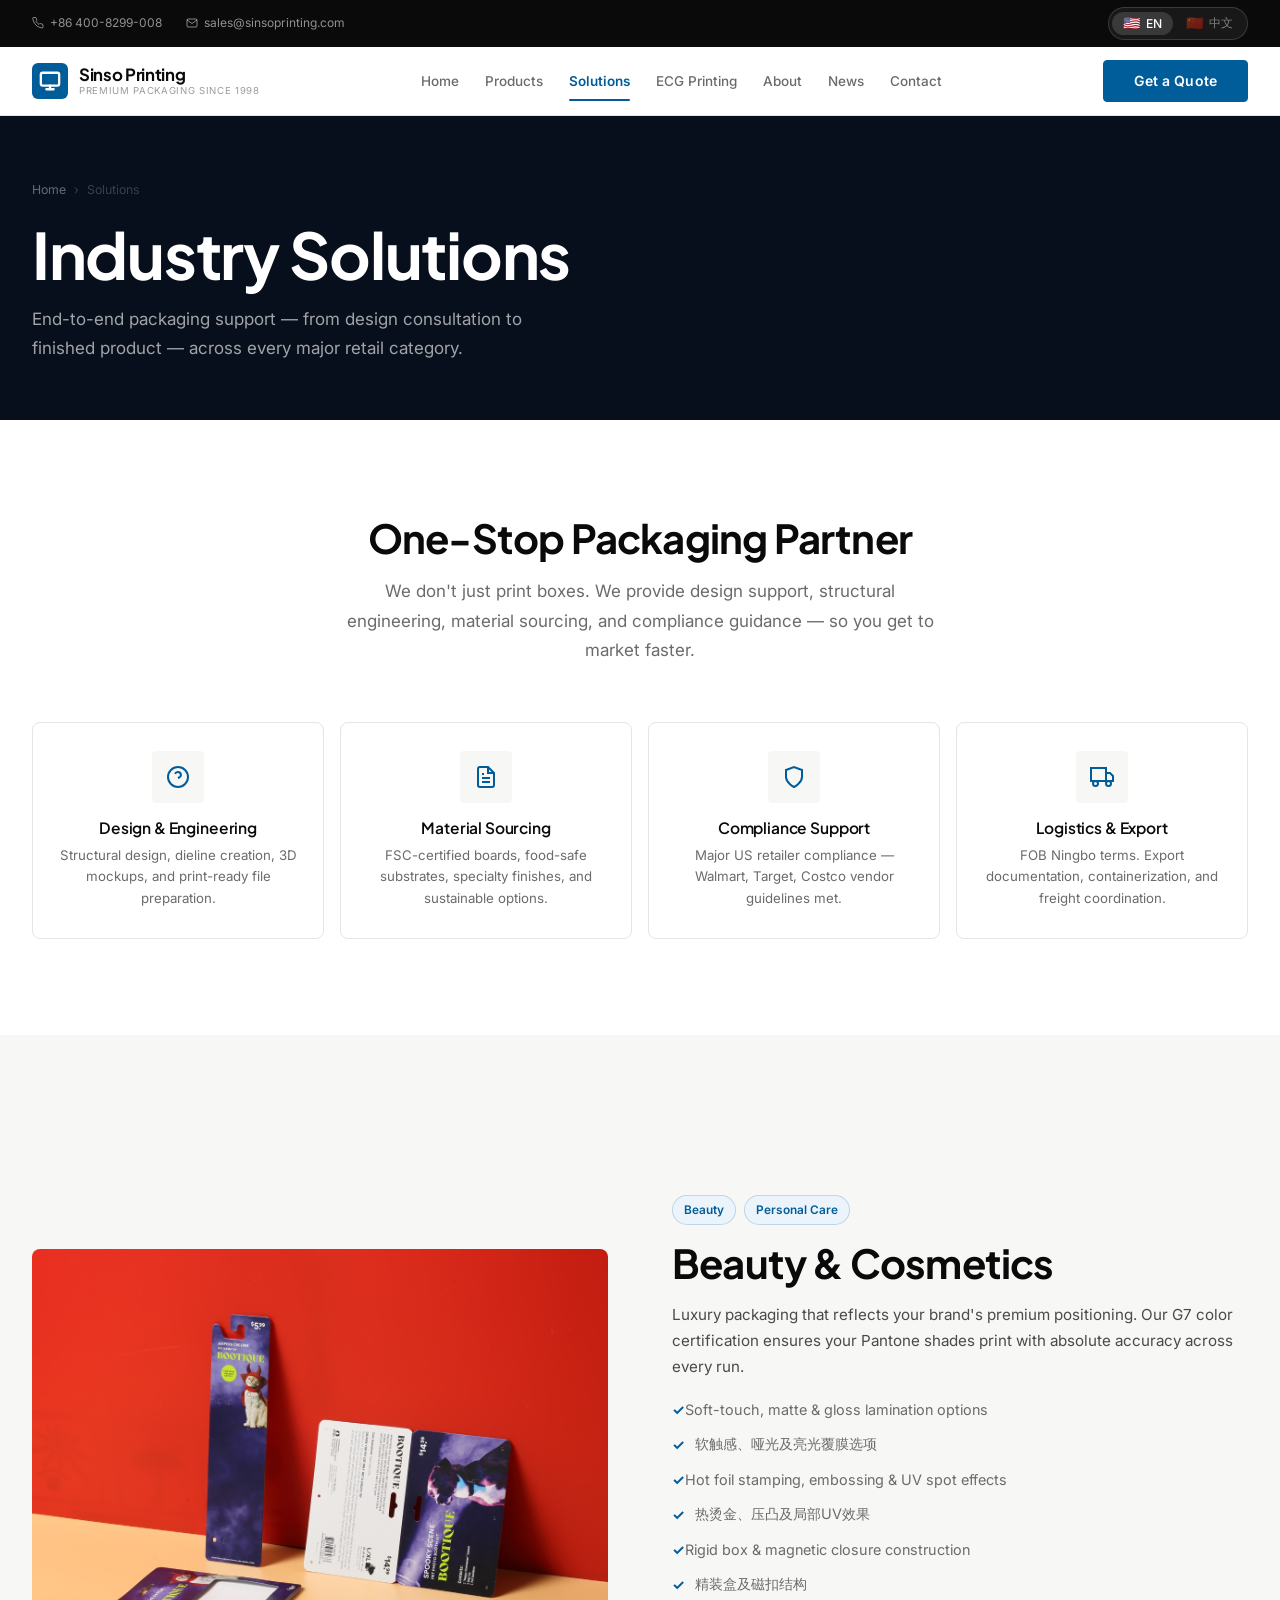
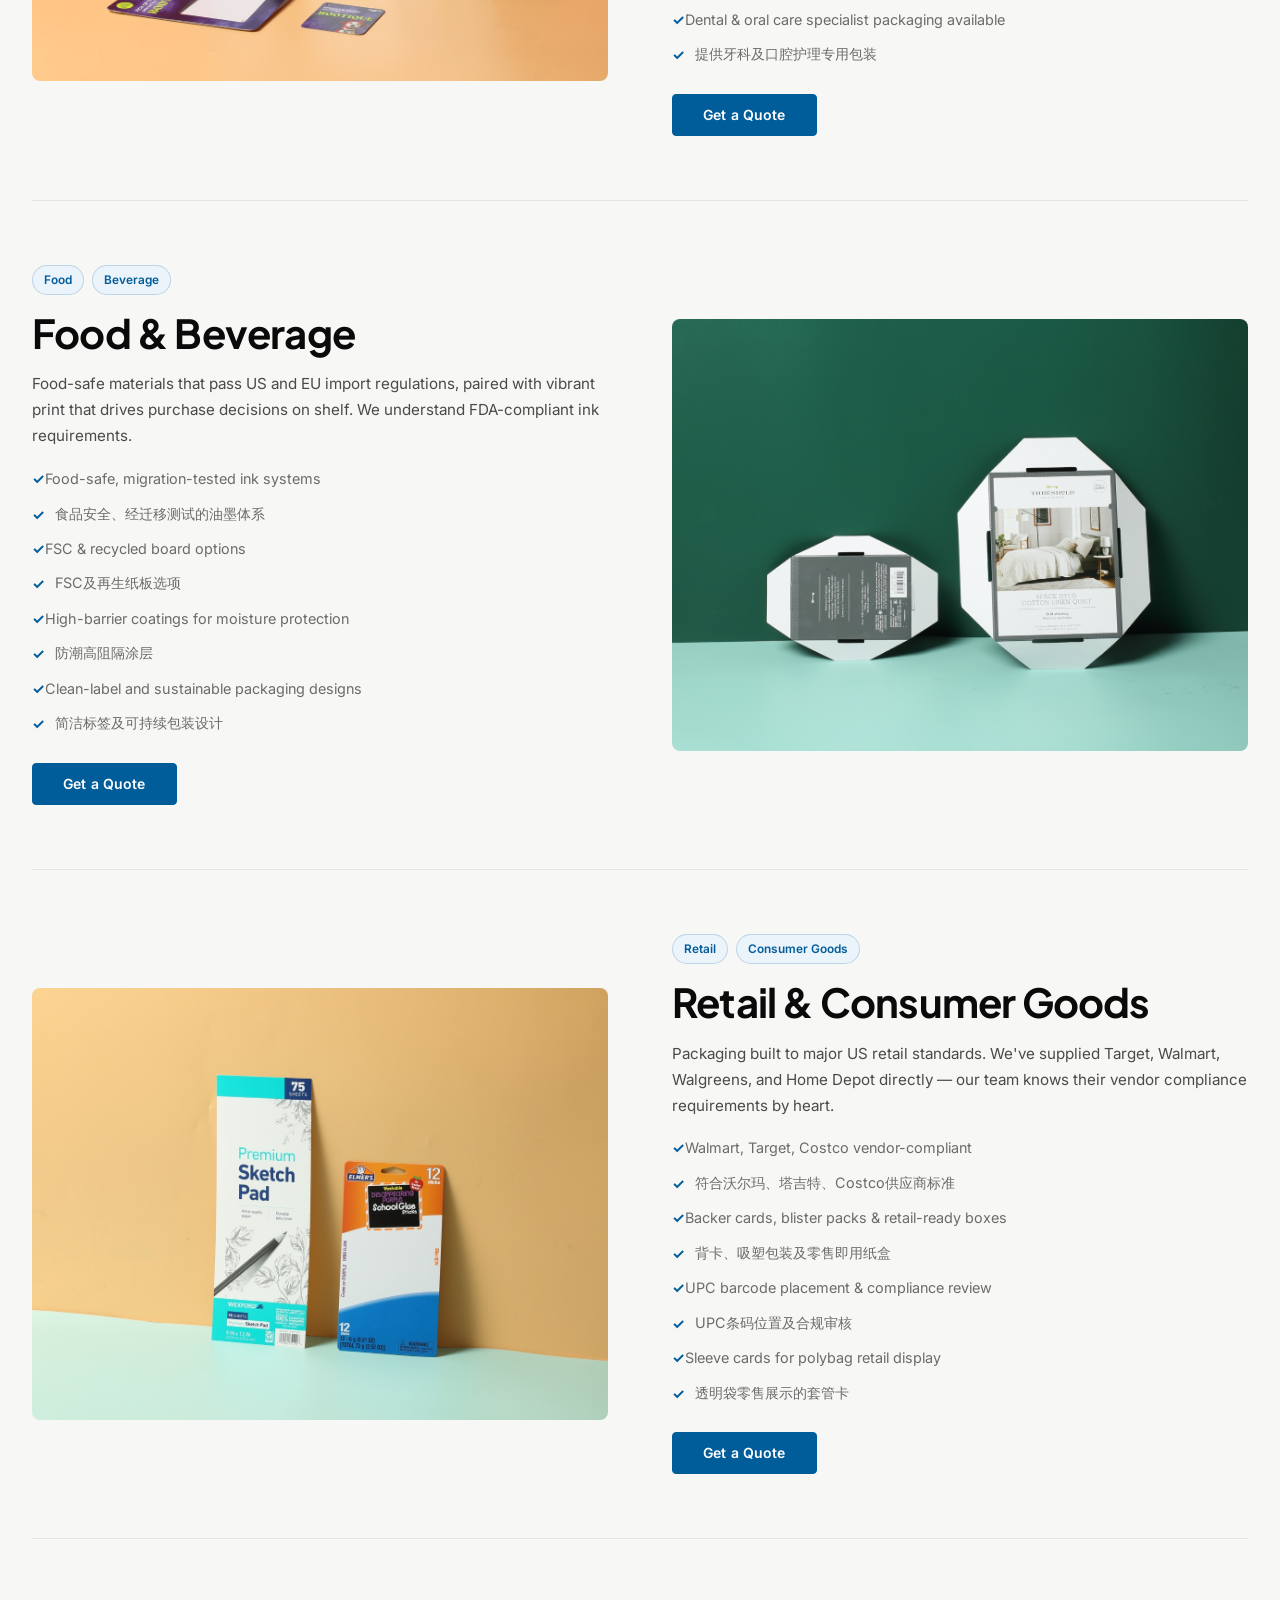
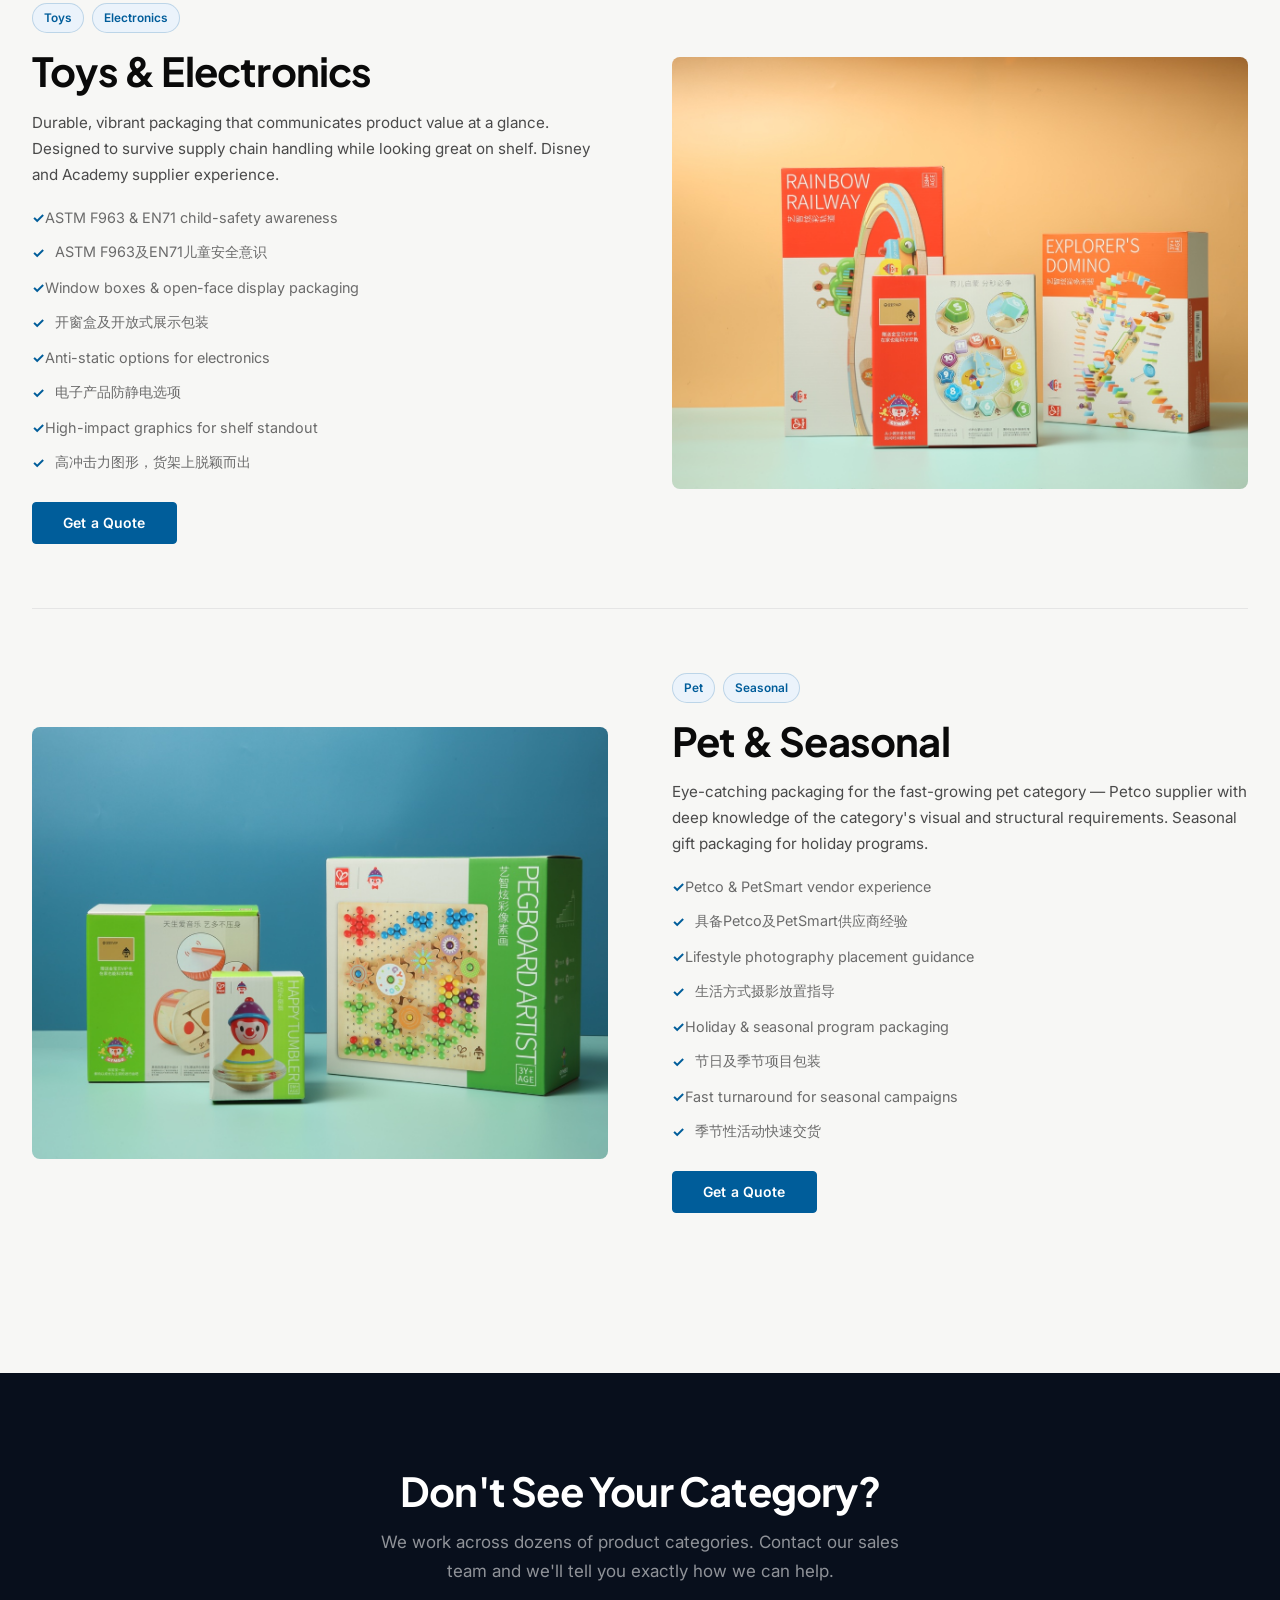
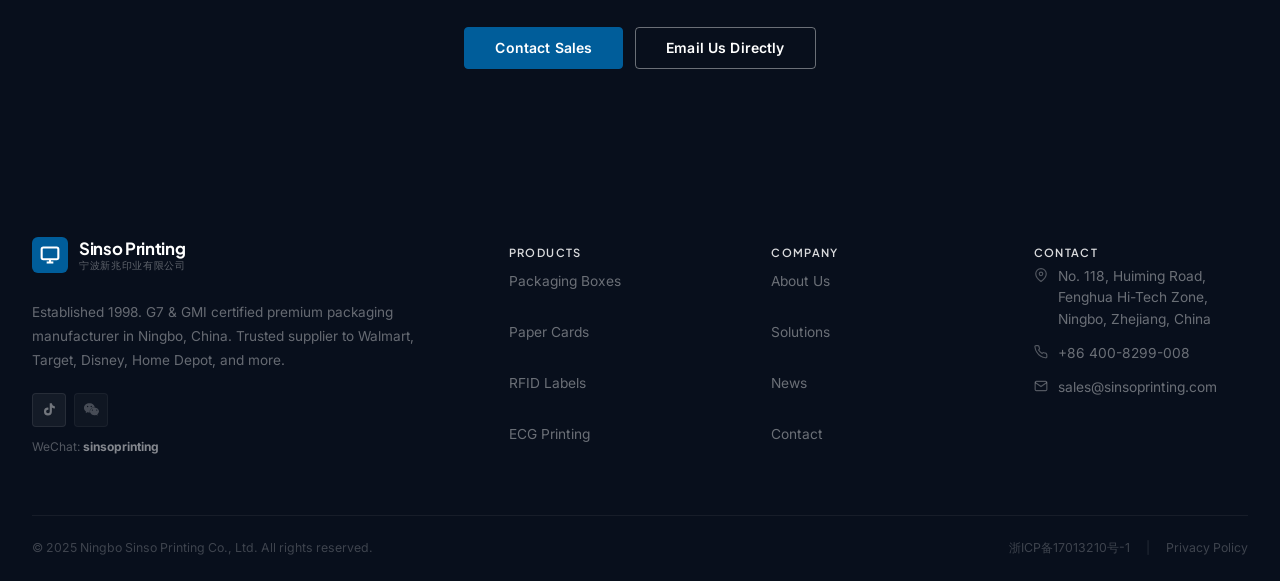
<file: Solutions.html>
<!DOCTYPE html>
<html lang="en">
<head>
  <meta charset="UTF-8">
  <meta name="viewport" content="width=device-width, initial-scale=1.0">
  <title>Solutions – Sinso Printing | Industry Packaging Solutions</title>
  <meta name="description" content="Sinso Printing provides one-stop packaging solutions for cosmetics, food, retail, toys, pet products, and electronics. Design, manufacturing &amp; procurement support.">
  <link rel="canonical" href="https://www.sinsoprinting.com/Solutions.html">
  <link rel="alternate" hreflang="en" href="https://www.sinsoprinting.com/Solutions.html">
  <link rel="alternate" hreflang="zh-Hans" href="https://www.sinsoprinting.com/Solutions.html?lang=zh">
  <link rel="alternate" hreflang="x-default" href="https://www.sinsoprinting.com/Solutions.html">
  <script async src="https://www.googletagmanager.com/gtag/js?id=G-WV8VQYH642"></script>
  <script>window.dataLayer=window.dataLayer||[];function gtag(){dataLayer.push(arguments);}gtag('js',new Date());gtag('config','G-WV8VQYH642');</script>
  <link rel="stylesheet" href="css/main.css">
  <style>
    .solution-tag {
      background: var(--blue-light);
      color: var(--blue);
      border: 1px solid rgba(0,93,154,0.2);
    }
    .solution-detail h2 { color: var(--text); margin-bottom:16px; }
    .solution-detail p { color:var(--gray-600); line-height:1.7; margin-bottom:16px; font-size:0.95rem; }
    .feature-list li::before { color: var(--cyan); }
  </style>
</head>
<body>

<div id="header-mount"></div>

<div class="page-hero">
  <div class="container">
    <div class="page-hero-content">
      <div class="breadcrumb">
        <a href="index.html" data-lang="en">Home</a>
        <a href="index.html" data-lang="zh">首页</a>
        <span>›</span>
        <span data-lang="en">Solutions</span>
        <span data-lang="zh">解决方案</span>
      </div>
      <h1 data-lang="en">Industry Solutions</h1>
      <h1 data-lang="zh">行业解决方案</h1>
      <p data-lang="en">End-to-end packaging support — from design consultation to finished product — across every major retail category.</p>
      <p data-lang="zh">从设计咨询到成品交付的端到端包装支持，覆盖所有主要零售品类。</p>
    </div>
  </div>
</div>

<!-- Intro -->
<section class="section">
  <div class="container">
    <div class="section-header centered">
      <h2 class="section-title" data-lang="en">One-Stop Packaging Partner</h2>
      <h2 class="section-title" data-lang="zh">一站式包装合作伙伴</h2>
      <p class="section-desc" data-lang="en">We don't just print boxes. We provide design support, structural engineering, material sourcing, and compliance guidance — so you get to market faster.</p>
      <p class="section-desc" data-lang="zh">我们不只是印刷纸盒。我们提供设计支持、结构工程、材料采购及合规指导，助您更快进入市场。</p>
    </div>

    <div class="cert-grid" style="margin-bottom:0;">
      <div class="cert-card">
        <div class="cert-icon">
          <svg width="24" height="24" viewBox="0 0 24 24" fill="none" stroke="currentColor" stroke-width="2"><circle cx="12" cy="12" r="10"/><path d="M9.09 9a3 3 0 0 1 5.83 1c0 2-3 3-3 3"/><line x1="12" y1="17" x2="12.01" y2="17"/></svg>
        </div>
        <h4 data-lang="en">Design &amp; Engineering</h4>
        <h4 data-lang="zh">设计及工程</h4>
        <p data-lang="en">Structural design, dieline creation, 3D mockups, and print-ready file preparation.</p>
        <p data-lang="zh">结构设计、刀版制作、3D效果图及印前文件准备。</p>
      </div>
      <div class="cert-card">
        <div class="cert-icon">
          <svg width="24" height="24" viewBox="0 0 24 24" fill="none" stroke="currentColor" stroke-width="2"><path d="M14 2H6a2 2 0 0 0-2 2v16a2 2 0 0 0 2 2h12a2 2 0 0 0 2-2V8z"/><polyline points="14 2 14 8 20 8"/><line x1="16" y1="13" x2="8" y2="13"/><line x1="16" y1="17" x2="8" y2="17"/><polyline points="10 9 9 9 8 9"/></svg>
        </div>
        <h4 data-lang="en">Material Sourcing</h4>
        <h4 data-lang="zh">材料采购</h4>
        <p data-lang="en">FSC-certified boards, food-safe substrates, specialty finishes, and sustainable options.</p>
        <p data-lang="zh">FSC认证纸板、食品安全基材、特殊表面处理及环保选项。</p>
      </div>
      <div class="cert-card">
        <div class="cert-icon">
          <svg width="24" height="24" viewBox="0 0 24 24" fill="none" stroke="currentColor" stroke-width="2"><path d="M12 22s8-4 8-10V5l-8-3-8 3v7c0 6 8 10 8 10z"/></svg>
        </div>
        <h4 data-lang="en">Compliance Support</h4>
        <h4 data-lang="zh">合规支持</h4>
        <p data-lang="en">Major US retailer compliance — Walmart, Target, Costco vendor guidelines met.</p>
        <p data-lang="zh">符合沃尔玛、塔吉特、Costco等美国主流零售商供应商指南。</p>
      </div>
      <div class="cert-card">
        <div class="cert-icon">
          <svg width="24" height="24" viewBox="0 0 24 24" fill="none" stroke="currentColor" stroke-width="2"><rect x="1" y="3" width="15" height="13"/><polygon points="16 8 20 8 23 11 23 16 16 16 16 8"/><circle cx="5.5" cy="18.5" r="2.5"/><circle cx="18.5" cy="18.5" r="2.5"/></svg>
        </div>
        <h4 data-lang="en">Logistics &amp; Export</h4>
        <h4 data-lang="zh">物流及出口</h4>
        <p data-lang="en">FOB Ningbo terms. Export documentation, containerization, and freight coordination.</p>
        <p data-lang="zh">宁波离岸价条款。出口文件、装箱及货运协调。</p>
      </div>
    </div>
  </div>
</section>

<!-- Industry Solutions -->
<section class="section section--gray">
  <div class="container">

    <div class="solution-detail" id="cosmetics">
      <div class="solution-detail-img">
        <img src="images/products/6M0A4318.jpg" alt="Cosmetics and beauty packaging" loading="lazy">
      </div>
      <div>
        <div class="solution-tags">
          <span class="solution-tag" data-lang="en">Beauty</span>
          <span class="solution-tag" data-lang="zh">美妆</span>
          <span class="solution-tag" data-lang="en">Personal Care</span>
          <span class="solution-tag" data-lang="zh">个人护理</span>
        </div>
        <h2 data-lang="en">Beauty &amp; Cosmetics</h2>
        <h2 data-lang="zh">美妆及化妆品</h2>
        <p data-lang="en">Luxury packaging that reflects your brand's premium positioning. Our G7 color certification ensures your Pantone shades print with absolute accuracy across every run.</p>
        <p data-lang="zh">彰显品牌高端定位的奢华包装。我们的G7色彩认证确保您的潘通色在每次印刷中保持绝对精准。</p>
        <ul class="feature-list">
          <li data-lang="en">Soft-touch, matte &amp; gloss lamination options</li>
          <li data-lang="zh">软触感、哑光及亮光覆膜选项</li>
          <li data-lang="en">Hot foil stamping, embossing &amp; UV spot effects</li>
          <li data-lang="zh">热烫金、压凸及局部UV效果</li>
          <li data-lang="en">Rigid box &amp; magnetic closure construction</li>
          <li data-lang="zh">精装盒及磁扣结构</li>
          <li data-lang="en">Dental &amp; oral care specialist packaging available</li>
          <li data-lang="zh">提供牙科及口腔护理专用包装</li>
        </ul>
        <a href="contactus.html" class="btn btn-primary" data-lang="en">Get a Quote</a>
        <a href="contactus.html" class="btn btn-primary" data-lang="zh">获取报价</a>
      </div>
    </div>

    <div class="solution-detail reverse" id="food">
      <div class="solution-detail-img">
        <img src="images/products/6M0A4302.jpg" alt="Food and beverage packaging" loading="lazy">
      </div>
      <div>
        <div class="solution-tags">
          <span class="solution-tag" data-lang="en">Food</span>
          <span class="solution-tag" data-lang="zh">食品</span>
          <span class="solution-tag" data-lang="en">Beverage</span>
          <span class="solution-tag" data-lang="zh">饮料</span>
        </div>
        <h2 data-lang="en">Food &amp; Beverage</h2>
        <h2 data-lang="zh">食品及饮料</h2>
        <p data-lang="en">Food-safe materials that pass US and EU import regulations, paired with vibrant print that drives purchase decisions on shelf. We understand FDA-compliant ink requirements.</p>
        <p data-lang="zh">符合美国和欧盟进口法规的食品安全材料，配合鲜艳印刷，有效提升货架购买转化。我们了解FDA合规油墨要求。</p>
        <ul class="feature-list">
          <li data-lang="en">Food-safe, migration-tested ink systems</li>
          <li data-lang="zh">食品安全、经迁移测试的油墨体系</li>
          <li data-lang="en">FSC &amp; recycled board options</li>
          <li data-lang="zh">FSC及再生纸板选项</li>
          <li data-lang="en">High-barrier coatings for moisture protection</li>
          <li data-lang="zh">防潮高阻隔涂层</li>
          <li data-lang="en">Clean-label and sustainable packaging designs</li>
          <li data-lang="zh">简洁标签及可持续包装设计</li>
        </ul>
        <a href="contactus.html" class="btn btn-primary" data-lang="en">Get a Quote</a>
        <a href="contactus.html" class="btn btn-primary" data-lang="zh">获取报价</a>
      </div>
    </div>

    <div class="solution-detail" id="retail">
      <div class="solution-detail-img">
        <img src="images/products/6M0A4344.jpg" alt="Retail and consumer goods packaging" loading="lazy">
      </div>
      <div>
        <div class="solution-tags">
          <span class="solution-tag" data-lang="en">Retail</span>
          <span class="solution-tag" data-lang="zh">零售</span>
          <span class="solution-tag" data-lang="en">Consumer Goods</span>
          <span class="solution-tag" data-lang="zh">消费品</span>
        </div>
        <h2 data-lang="en">Retail &amp; Consumer Goods</h2>
        <h2 data-lang="zh">零售及消费品</h2>
        <p data-lang="en">Packaging built to major US retail standards. We've supplied Target, Walmart, Walgreens, and Home Depot directly — our team knows their vendor compliance requirements by heart.</p>
        <p data-lang="zh">符合美国主流零售标准的包装。我们直接为塔吉特、沃尔玛、Walgreens及家得宝供货，团队对其供应商合规要求了如指掌。</p>
        <ul class="feature-list">
          <li data-lang="en">Walmart, Target, Costco vendor-compliant</li>
          <li data-lang="zh">符合沃尔玛、塔吉特、Costco供应商标准</li>
          <li data-lang="en">Backer cards, blister packs &amp; retail-ready boxes</li>
          <li data-lang="zh">背卡、吸塑包装及零售即用纸盒</li>
          <li data-lang="en">UPC barcode placement &amp; compliance review</li>
          <li data-lang="zh">UPC条码位置及合规审核</li>
          <li data-lang="en">Sleeve cards for polybag retail display</li>
          <li data-lang="zh">透明袋零售展示的套管卡</li>
        </ul>
        <a href="contactus.html" class="btn btn-primary" data-lang="en">Get a Quote</a>
        <a href="contactus.html" class="btn btn-primary" data-lang="zh">获取报价</a>
      </div>
    </div>

    <div class="solution-detail reverse" id="toys">
      <div class="solution-detail-img">
        <img src="images/products/6M0A4363.jpg" alt="Toy and electronics packaging" loading="lazy">
      </div>
      <div>
        <div class="solution-tags">
          <span class="solution-tag" data-lang="en">Toys</span>
          <span class="solution-tag" data-lang="zh">玩具</span>
          <span class="solution-tag" data-lang="en">Electronics</span>
          <span class="solution-tag" data-lang="zh">电子产品</span>
        </div>
        <h2 data-lang="en">Toys &amp; Electronics</h2>
        <h2 data-lang="zh">玩具及电子产品</h2>
        <p data-lang="en">Durable, vibrant packaging that communicates product value at a glance. Designed to survive supply chain handling while looking great on shelf. Disney and Academy supplier experience.</p>
        <p data-lang="zh">耐用、鲜艳的包装，一目了然地传递产品价值。设计能承受供链搬运，同时在货架上保持出色外观。具备迪士尼及Academy供货经验。</p>
        <ul class="feature-list">
          <li data-lang="en">ASTM F963 &amp; EN71 child-safety awareness</li>
          <li data-lang="zh">ASTM F963及EN71儿童安全意识</li>
          <li data-lang="en">Window boxes &amp; open-face display packaging</li>
          <li data-lang="zh">开窗盒及开放式展示包装</li>
          <li data-lang="en">Anti-static options for electronics</li>
          <li data-lang="zh">电子产品防静电选项</li>
          <li data-lang="en">High-impact graphics for shelf standout</li>
          <li data-lang="zh">高冲击力图形，货架上脱颖而出</li>
        </ul>
        <a href="contactus.html" class="btn btn-primary" data-lang="en">Get a Quote</a>
        <a href="contactus.html" class="btn btn-primary" data-lang="zh">获取报价</a>
      </div>
    </div>

    <div class="solution-detail" id="pet">
      <div class="solution-detail-img">
        <img src="images/products/6M0A4392.jpg" alt="Pet product packaging" loading="lazy">
      </div>
      <div>
        <div class="solution-tags">
          <span class="solution-tag" data-lang="en">Pet</span>
          <span class="solution-tag" data-lang="zh">宠物</span>
          <span class="solution-tag" data-lang="en">Seasonal</span>
          <span class="solution-tag" data-lang="zh">季节性</span>
        </div>
        <h2 data-lang="en">Pet &amp; Seasonal</h2>
        <h2 data-lang="zh">宠物及季节性</h2>
        <p data-lang="en">Eye-catching packaging for the fast-growing pet category — Petco supplier with deep knowledge of the category's visual and structural requirements. Seasonal gift packaging for holiday programs.</p>
        <p data-lang="zh">为快速增长的宠物品类提供吸引眼球的包装。作为Petco供应商，我们深入了解该品类的视觉及结构要求。同时提供节日项目的季节性礼品包装。</p>
        <ul class="feature-list">
          <li data-lang="en">Petco &amp; PetSmart vendor experience</li>
          <li data-lang="zh">具备Petco及PetSmart供应商经验</li>
          <li data-lang="en">Lifestyle photography placement guidance</li>
          <li data-lang="zh">生活方式摄影放置指导</li>
          <li data-lang="en">Holiday &amp; seasonal program packaging</li>
          <li data-lang="zh">节日及季节项目包装</li>
          <li data-lang="en">Fast turnaround for seasonal campaigns</li>
          <li data-lang="zh">季节性活动快速交货</li>
        </ul>
        <a href="contactus.html" class="btn btn-primary" data-lang="en">Get a Quote</a>
        <a href="contactus.html" class="btn btn-primary" data-lang="zh">获取报价</a>
      </div>
    </div>

  </div>
</section>

<section class="contact-cta-section">
  <div class="container">
    <h2 data-lang="en">Don't See Your Category?</h2>
    <h2 data-lang="zh">没有看到您的品类？</h2>
    <p data-lang="en">We work across dozens of product categories. Contact our sales team and we'll tell you exactly how we can help.</p>
    <p data-lang="zh">我们服务于数十个产品品类。联系我们的销售团队，我们将详细说明如何为您提供帮助。</p>
    <div class="contact-actions">
      <a href="contactus.html" class="btn btn-primary" data-lang="en">Contact Sales</a>
      <a href="contactus.html" class="btn btn-primary" data-lang="zh">联系销售</a>
      <a href="mailto:sales@sinsoprinting.com" class="btn btn-outline" data-lang="en">Email Us Directly</a>
      <a href="mailto:sales@sinsoprinting.com" class="btn btn-outline" data-lang="zh">直接发送邮件</a>
    </div>
  </div>
</section>

<div id="footer-mount"></div>
<script src="js/components.js"></script>
<script src="js/main.js"></script>
</body>
</html>
</file>
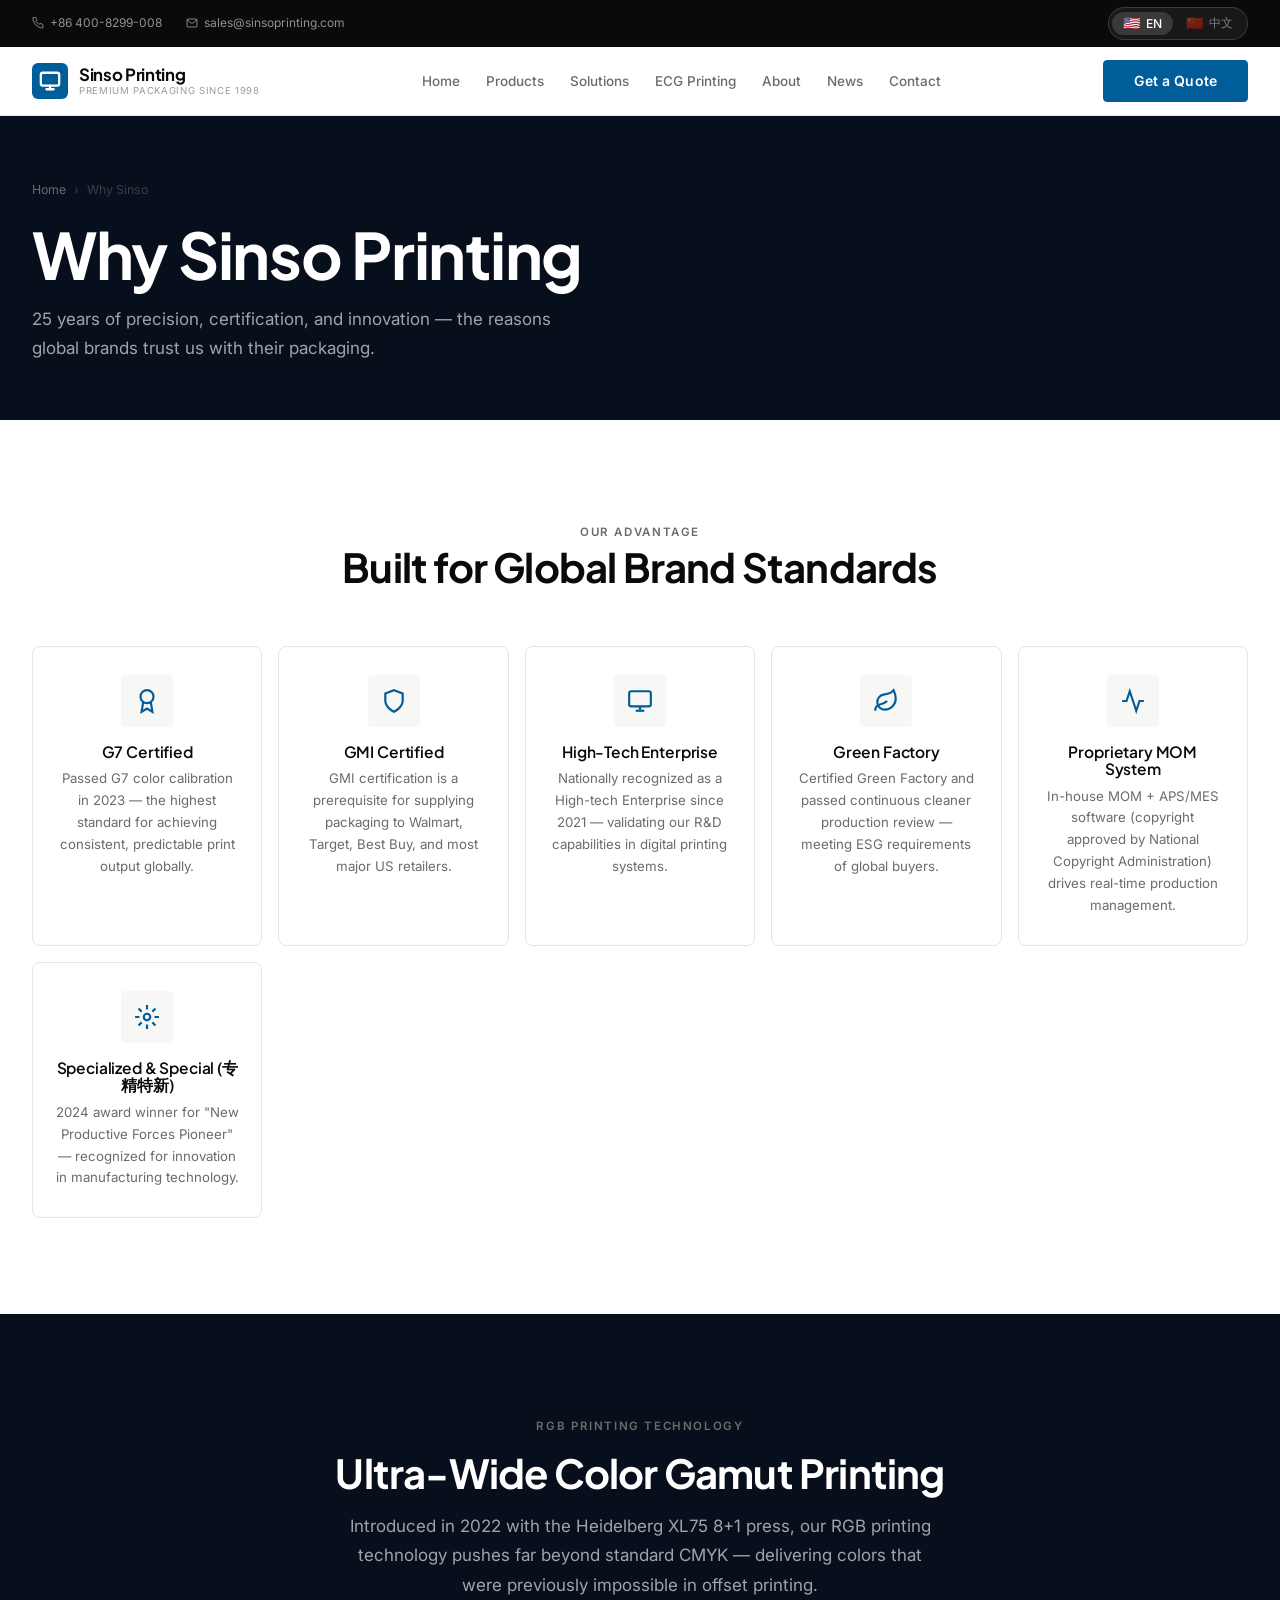
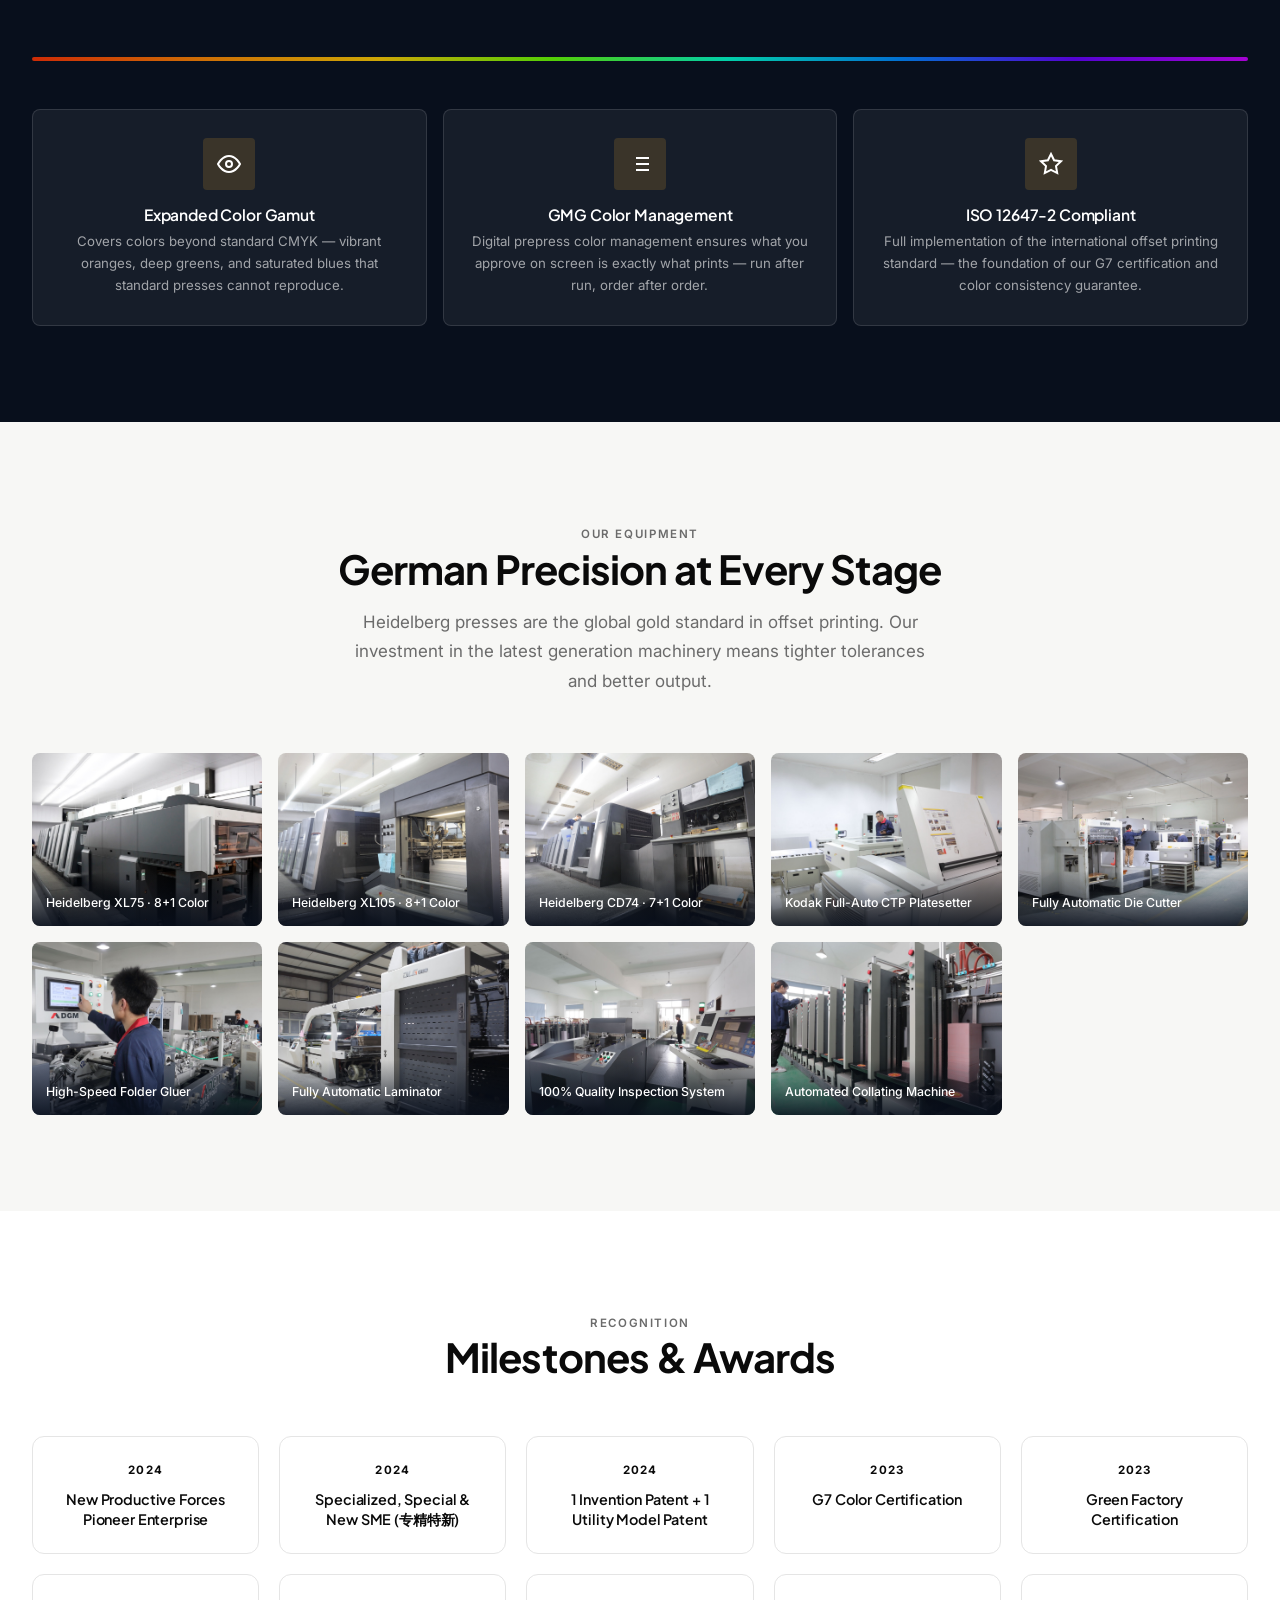
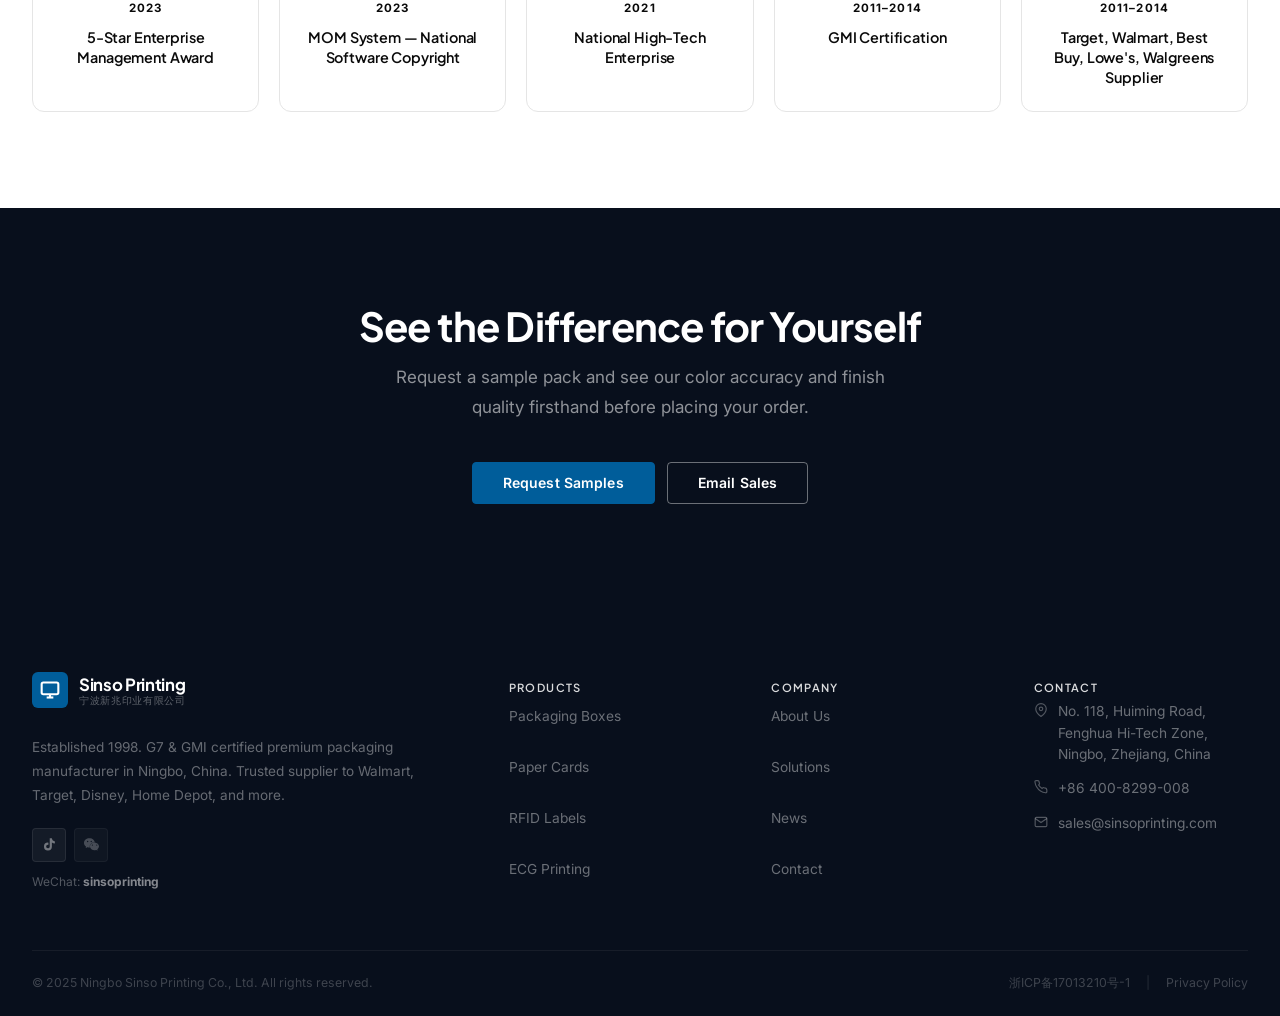
<file: Why-Sinsoprinting.html>
<!DOCTYPE html>
<html lang="en">
<head>
  <meta charset="UTF-8">
  <meta name="viewport" content="width=device-width, initial-scale=1.0">
  <title>Why Sinso Printing | G7 &amp; GMI Certified, RGB Ultra-Wide Color Gamut</title>
  <meta name="description" content="Discover what makes Sinso Printing different: G7 &amp; GMI color certification, Heidelberg 8-color presses, ultra-wide color gamut RGB printing, and 25+ years of excellence.">
  <link rel="canonical" href="https://www.sinsoprinting.com/Why-Sinsoprinting.html">
  <link rel="alternate" hreflang="en" href="https://www.sinsoprinting.com/Why-Sinsoprinting.html">
  <link rel="alternate" hreflang="zh-Hans" href="https://www.sinsoprinting.com/Why-Sinsoprinting.html?lang=zh">
  <link rel="alternate" hreflang="x-default" href="https://www.sinsoprinting.com/Why-Sinsoprinting.html">
  <script async src="https://www.googletagmanager.com/gtag/js?id=G-WV8VQYH642"></script>
  <script>window.dataLayer=window.dataLayer||[];function gtag(){dataLayer.push(arguments);}gtag('js',new Date());gtag('config','G-WV8VQYH642');</script>
  <link rel="stylesheet" href="css/main.css">
  <style>
    .rgb-spectrum {
      display: flex;
      height: 8px;
      border-radius: 100px;
      overflow: hidden;
      margin: 24px 0;
    }
    .rgb-spectrum span {
      flex: 1;
    }
    .equipment-detail {
      display: grid;
      grid-template-columns: 1fr 1fr;
      gap: 32px;
      margin-top: 8px;
    }
    .equipment-item {
      display: flex;
      gap: 16px;
      align-items: flex-start;
      padding: 20px;
      background: var(--white);
      border-radius: var(--radius);
      border: 1px solid var(--gray-200);
    }
    .equipment-thumb {
      width: 80px;
      height: 80px;
      border-radius: var(--radius);
      overflow: hidden;
      flex-shrink: 0;
    }
    .equipment-thumb img { width:100%; height:100%; object-fit:cover; }
    .equipment-item h4 { color: var(--navy); font-size: 0.9rem; margin-bottom: 4px; }
    .equipment-item p { font-size: 0.82rem; color: var(--gray-600); line-height: 1.5; }
    .award-grid {
      display: grid;
      grid-template-columns: repeat(auto-fit, minmax(200px, 1fr));
      gap: 20px;
    }
    .award-card {
      background: var(--white);
      border: 1px solid var(--gray-200);
      border-radius: var(--radius-lg);
      padding: 24px;
      text-align: center;
    }
    .award-year {
      font-size: 0.72rem;
      font-weight: 700;
      letter-spacing: 0.1em;
      color: var(--gold);
      text-transform: uppercase;
      margin-bottom: 8px;
    }
    .award-card h4 { color: var(--navy); font-size: 0.9rem; line-height: 1.4; }
    @media(max-width:768px){ .equipment-detail { grid-template-columns: 1fr; } }
  </style>
</head>
<body>

<div id="header-mount"></div>

<div class="page-hero">
  <div class="container">
    <div class="page-hero-content">
      <div class="breadcrumb">
        <a href="index.html" data-lang="en">Home</a>
        <a href="index.html" data-lang="zh">首页</a>
        <span>›</span>
        <span data-lang="en">Why Sinso</span>
        <span data-lang="zh">为什么选我们</span>
      </div>
      <h1 data-lang="en">Why Sinso Printing</h1>
      <h1 data-lang="zh">为什么选择新兆印业</h1>
      <p data-lang="en">25 years of precision, certification, and innovation — the reasons global brands trust us with their packaging.</p>
      <p data-lang="zh">25年的精准、认证与创新——全球品牌信任我们包装产品的理由。</p>
    </div>
  </div>
</div>

<!-- Core Differentiators -->
<section class="section">
  <div class="container">
    <div class="section-header centered">
      <span class="eyebrow" data-lang="en">Our Advantage</span>
      <span class="eyebrow" data-lang="zh">我们的优势</span>
      <h2 class="section-title" data-lang="en">Built for Global Brand Standards</h2>
      <h2 class="section-title" data-lang="zh">达到全球品牌标准</h2>
    </div>
    <div class="cert-grid">
      <div class="cert-card">
        <div class="cert-icon">
          <svg width="26" height="26" viewBox="0 0 24 24" fill="none" stroke="currentColor" stroke-width="2"><circle cx="12" cy="8" r="6"/><path d="M15.477 12.89L17 22l-5-3-5 3 1.523-9.11"/></svg>
        </div>
        <h4>G7 Certified</h4>
        <p data-lang="en">Passed G7 color calibration in 2023 — the highest standard for achieving consistent, predictable print output globally.</p>
        <p data-lang="zh">2023年通过G7色彩校准——实现全球一致、可预测印刷输出的最高标准。</p>
      </div>
      <div class="cert-card">
        <div class="cert-icon">
          <svg width="26" height="26" viewBox="0 0 24 24" fill="none" stroke="currentColor" stroke-width="2"><path d="M12 22s8-4 8-10V5l-8-3-8 3v7c0 6 8 10 8 10z"/></svg>
        </div>
        <h4>GMI Certified</h4>
        <p data-lang="en">GMI certification is a prerequisite for supplying packaging to Walmart, Target, Best Buy, and most major US retailers.</p>
        <p data-lang="zh">GMI认证是向沃尔玛、塔吉特、百思买等美国主流零售商供应包装的必备条件。</p>
      </div>
      <div class="cert-card">
        <div class="cert-icon">
          <svg width="26" height="26" viewBox="0 0 24 24" fill="none" stroke="currentColor" stroke-width="2"><rect x="2" y="3" width="20" height="14" rx="2"/><line x1="8" y1="21" x2="16" y2="21"/><line x1="12" y1="17" x2="12" y2="21"/></svg>
        </div>
        <h4 data-lang="en">High-Tech Enterprise</h4>
        <h4 data-lang="zh">高新技术企业</h4>
        <p data-lang="en">Nationally recognized as a High-tech Enterprise since 2021 — validating our R&amp;D capabilities in digital printing systems.</p>
        <p data-lang="zh">自2021年起获国家认定为高新技术企业，证明我们在数字印刷系统方面的研发能力。</p>
      </div>
      <div class="cert-card">
        <div class="cert-icon">
          <svg width="26" height="26" viewBox="0 0 24 24" fill="none" stroke="currentColor" stroke-width="2"><path d="M11 20A7 7 0 0 1 9.8 6.1C15.5 5 17 4.48 19 2c1 2 2 4.18 2 8 0 5.5-4.78 10-10 10z"/><path d="M2 21c0-3 1.85-5.36 5.08-6C9.5 14.52 12 13 13 12"/></svg>
        </div>
        <h4 data-lang="en">Green Factory</h4>
        <h4 data-lang="zh">绿色工厂</h4>
        <p data-lang="en">Certified Green Factory and passed continuous cleaner production review — meeting ESG requirements of global buyers.</p>
        <p data-lang="zh">获评绿色工厂并通过持续清洁生产审核，满足全球买家的ESG要求。</p>
      </div>
      <div class="cert-card">
        <div class="cert-icon">
          <svg width="26" height="26" viewBox="0 0 24 24" fill="none" stroke="currentColor" stroke-width="2"><polyline points="22 12 18 12 15 21 9 3 6 12 2 12"/></svg>
        </div>
        <h4 data-lang="en">Proprietary MOM System</h4>
        <h4 data-lang="zh">自主研发MOM系统</h4>
        <p data-lang="en">In-house MOM + APS/MES software (copyright approved by National Copyright Administration) drives real-time production management.</p>
        <p data-lang="zh">自主研发的MOM+APS/MES软件（已获国家版权局批准）驱动实时生产管理。</p>
      </div>
      <div class="cert-card">
        <div class="cert-icon">
          <svg width="26" height="26" viewBox="0 0 24 24" fill="none" stroke="currentColor" stroke-width="2"><circle cx="12" cy="12" r="3"/><path d="M12 1v4M12 19v4M4.22 4.22l2.83 2.83M16.95 16.95l2.83 2.83M1 12h4M19 12h4M4.22 19.78l2.83-2.83M16.95 7.05l2.83-2.83"/></svg>
        </div>
        <h4 data-lang="en">Specialized &amp; Special (专精特新)</h4>
        <h4 data-lang="zh">专精特新中小企业</h4>
        <p data-lang="en">2024 award winner for "New Productive Forces Pioneer" — recognized for innovation in manufacturing technology.</p>
        <p data-lang="zh">2024年荣获"新质生产力先锋企业"称号，获得制造技术创新认可。</p>
      </div>
    </div>
  </div>
</section>

<!-- RGB Printing Deep Dive -->
<section class="tech-section">
  <div class="container">
    <div class="section-header centered">
      <span class="eyebrow">RGB Printing Technology</span>
      <h2 class="section-title section-title--light" data-lang="en">Ultra-Wide Color Gamut Printing</h2>
      <h2 class="section-title section-title--light" data-lang="zh">超广色域印刷技术</h2>
      <p class="section-desc section-desc--light" data-lang="en">Introduced in 2022 with the Heidelberg XL75 8+1 press, our RGB printing technology pushes far beyond standard CMYK — delivering colors that were previously impossible in offset printing.</p>
      <p class="section-desc section-desc--light" data-lang="zh">2022年随海德堡XL75 8+1印刷机引进，我们的RGB印刷技术远超标准CMYK——实现传统胶印中无法达到的色彩。</p>
    </div>

    <div class="rgb-bar">
      <span style="background:#ff0000"></span>
      <span style="background:#ff3300"></span>
      <span style="background:#ff6600"></span>
      <span style="background:#ff9900"></span>
      <span style="background:#ffcc00"></span>
      <span style="background:#ffff00"></span>
      <span style="background:#99ff00"></span>
      <span style="background:#00ff00"></span>
      <span style="background:#00ff99"></span>
      <span style="background:#00ffcc"></span>
      <span style="background:#00ffff"></span>
      <span style="background:#0099ff"></span>
      <span style="background:#0033ff"></span>
      <span style="background:#6600ff"></span>
      <span style="background:#9900ff"></span>
      <span style="background:#cc00ff"></span>
      <span style="background:#ff00cc"></span>
      <span style="background:#ff0066"></span>
    </div>

    <div class="cert-grid" style="margin-top:48px;">
      <div class="cert-card" style="background:rgba(255,255,255,0.06);border-color:rgba(255,255,255,0.12);">
        <div class="cert-icon" style="background:rgba(200,146,42,0.2);color:var(--gold);">
          <svg width="24" height="24" viewBox="0 0 24 24" fill="none" stroke="currentColor" stroke-width="2"><path d="M1 12s4-8 11-8 11 8 11 8-4 8-11 8-11-8-11-8z"/><circle cx="12" cy="12" r="3"/></svg>
        </div>
        <h4 style="color:var(--white);" data-lang="en">Expanded Color Gamut</h4>
        <h4 style="color:var(--white);" data-lang="zh">扩展色域</h4>
        <p style="color:rgba(255,255,255,0.6);" data-lang="en">Covers colors beyond standard CMYK — vibrant oranges, deep greens, and saturated blues that standard presses cannot reproduce.</p>
        <p style="color:rgba(255,255,255,0.6);" data-lang="zh">覆盖标准CMYK以外的色彩——鲜艳的橙色、深邃的绿色和饱和的蓝色，这些是标准印刷机无法复制的。</p>
      </div>
      <div class="cert-card" style="background:rgba(255,255,255,0.06);border-color:rgba(255,255,255,0.12);">
        <div class="cert-icon" style="background:rgba(200,146,42,0.2);color:var(--gold);">
          <svg width="24" height="24" viewBox="0 0 24 24" fill="none" stroke="currentColor" stroke-width="2"><line x1="8" y1="6" x2="21" y2="6"/><line x1="8" y1="12" x2="21" y2="12"/><line x1="8" y1="18" x2="21" y2="18"/><line x1="3" y1="6" x2="3.01" y2="6"/><line x1="3" y1="12" x2="3.01" y2="12"/><line x1="3" y1="18" x2="3.01" y2="18"/></svg>
        </div>
        <h4 style="color:var(--white);" data-lang="en">GMG Color Management</h4>
        <h4 style="color:var(--white);" data-lang="zh">GMG色彩管理</h4>
        <p style="color:rgba(255,255,255,0.6);" data-lang="en">Digital prepress color management ensures what you approve on screen is exactly what prints — run after run, order after order.</p>
        <p style="color:rgba(255,255,255,0.6);" data-lang="zh">数字印前色彩管理确保您在屏幕上批准的内容与印刷结果完全一致——批次与批次之间、订单与订单之间。</p>
      </div>
      <div class="cert-card" style="background:rgba(255,255,255,0.06);border-color:rgba(255,255,255,0.12);">
        <div class="cert-icon" style="background:rgba(200,146,42,0.2);color:var(--gold);">
          <svg width="24" height="24" viewBox="0 0 24 24" fill="none" stroke="currentColor" stroke-width="2"><polygon points="12 2 15.09 8.26 22 9.27 17 14.14 18.18 21.02 12 17.77 5.82 21.02 7 14.14 2 9.27 8.91 8.26 12 2"/></svg>
        </div>
        <h4 style="color:var(--white);" data-lang="en">ISO 12647-2 Compliant</h4>
        <h4 style="color:var(--white);" data-lang="zh">符合ISO 12647-2标准</h4>
        <p style="color:rgba(255,255,255,0.6);" data-lang="en">Full implementation of the international offset printing standard — the foundation of our G7 certification and color consistency guarantee.</p>
        <p style="color:rgba(255,255,255,0.6);" data-lang="zh">完整实施国际胶印标准——这是我们G7认证和色彩一致性保证的基础。</p>
      </div>
    </div>
  </div>
</section>

<!-- Equipment -->
<section class="section section--gray">
  <div class="container">
    <div class="section-header centered">
      <span class="eyebrow" data-lang="en">Our Equipment</span>
      <span class="eyebrow" data-lang="zh">我们的设备</span>
      <h2 class="section-title" data-lang="en">German Precision at Every Stage</h2>
      <h2 class="section-title" data-lang="zh">每个环节的德国精密工艺</h2>
      <p class="section-desc" data-lang="en">Heidelberg presses are the global gold standard in offset printing. Our investment in the latest generation machinery means tighter tolerances and better output.</p>
      <p class="section-desc" data-lang="zh">海德堡印刷机是全球胶印的黄金标准。我们对最新一代设备的投入意味着更严格的公差和更好的输出质量。</p>
    </div>

    <div class="equipment-grid">
      <div class="equipment-card">
        <img src="images/equipment/海德堡XL75-8+1.jpg" alt="Heidelberg XL75 8+1 press" loading="lazy">
        <div class="equipment-card-label" data-lang="en">Heidelberg XL75 · 8+1 Color</div>
        <div class="equipment-card-label" data-lang="zh">海德堡XL75 · 8+1色</div>
      </div>
      <div class="equipment-card">
        <img src="images/equipment/海德堡XL105-5+1.jpg" alt="Heidelberg XL105 press" loading="lazy">
        <div class="equipment-card-label" data-lang="en">Heidelberg XL105 · 8+1 Color</div>
        <div class="equipment-card-label" data-lang="zh">海德堡XL105 · 8+1色</div>
      </div>
      <div class="equipment-card">
        <img src="images/equipment/海德堡  CD74-7+1.jpg" alt="Heidelberg CD74 press" loading="lazy">
        <div class="equipment-card-label" data-lang="en">Heidelberg CD74 · 7+1 Color</div>
        <div class="equipment-card-label" data-lang="zh">海德堡CD74 · 7+1色</div>
      </div>
      <div class="equipment-card">
        <img src="images/equipment/全自动柯达全胜制版.jpg" alt="Kodak CTP platesetter" loading="lazy">
        <div class="equipment-card-label" data-lang="en">Kodak Full-Auto CTP Platesetter</div>
        <div class="equipment-card-label" data-lang="zh">全自动柯达全胜CTP制版机</div>
      </div>
      <div class="equipment-card">
        <img src="images/equipment/全自动模切.jpg" alt="Auto die cutting machine" loading="lazy">
        <div class="equipment-card-label" data-lang="en">Fully Automatic Die Cutter</div>
        <div class="equipment-card-label" data-lang="zh">全自动模切机</div>
      </div>
      <div class="equipment-card">
        <img src="images/equipment/全自动高速糊盒.jpg" alt="High speed folder gluer" loading="lazy">
        <div class="equipment-card-label" data-lang="en">High-Speed Folder Gluer</div>
        <div class="equipment-card-label" data-lang="zh">全自动高速糊盒机</div>
      </div>
      <div class="equipment-card">
        <img src="images/equipment/全自动裱瓦1.jpg" alt="Auto laminating machine" loading="lazy">
        <div class="equipment-card-label" data-lang="en">Fully Automatic Laminator</div>
        <div class="equipment-card-label" data-lang="zh">全自动裱纸机</div>
      </div>
      <div class="equipment-card">
        <img src="images/equipment/品检机.jpg" alt="Quality inspection machine" loading="lazy">
        <div class="equipment-card-label" data-lang="en">100% Quality Inspection System</div>
        <div class="equipment-card-label" data-lang="zh">全数量品检机</div>
      </div>
      <div class="equipment-card">
        <img src="images/equipment/配页机.jpg" alt="Collating machine" loading="lazy">
        <div class="equipment-card-label" data-lang="en">Automated Collating Machine</div>
        <div class="equipment-card-label" data-lang="zh">配页机</div>
      </div>
    </div>
  </div>
</section>

<!-- Awards Timeline -->
<section class="section">
  <div class="container">
    <div class="section-header centered">
      <span class="eyebrow" data-lang="en">Recognition</span>
      <span class="eyebrow" data-lang="zh">荣誉资质</span>
      <h2 class="section-title" data-lang="en">Milestones &amp; Awards</h2>
      <h2 class="section-title" data-lang="zh">里程碑与荣誉</h2>
    </div>
    <div class="award-grid">
      <div class="award-card">
        <div class="award-year">2024</div>
        <h4 data-lang="en">New Productive Forces Pioneer Enterprise</h4>
        <h4 data-lang="zh">新质生产力先锋企业</h4>
      </div>
      <div class="award-card">
        <div class="award-year">2024</div>
        <h4 data-lang="en">Specialized, Special &amp; New SME (专精特新)</h4>
        <h4 data-lang="zh">专精特新中小企业</h4>
      </div>
      <div class="award-card">
        <div class="award-year">2024</div>
        <h4 data-lang="en">1 Invention Patent + 1 Utility Model Patent</h4>
        <h4 data-lang="zh">1项发明专利 + 1项实用新型专利</h4>
      </div>
      <div class="award-card">
        <div class="award-year">2023</div>
        <h4>G7 Color Certification</h4>
      </div>
      <div class="award-card">
        <div class="award-year">2023</div>
        <h4 data-lang="en">Green Factory Certification</h4>
        <h4 data-lang="zh">绿色工厂认证</h4>
      </div>
      <div class="award-card">
        <div class="award-year">2023</div>
        <h4 data-lang="en">5-Star Enterprise Management Award</h4>
        <h4 data-lang="zh">五星级企业管理创新奖</h4>
      </div>
      <div class="award-card">
        <div class="award-year">2023</div>
        <h4 data-lang="en">MOM System — National Software Copyright</h4>
        <h4 data-lang="zh">MOM系统国家版权局软件著作权</h4>
      </div>
      <div class="award-card">
        <div class="award-year">2021</div>
        <h4 data-lang="en">National High-Tech Enterprise</h4>
        <h4 data-lang="zh">国家高新技术企业</h4>
      </div>
      <div class="award-card">
        <div class="award-year">2011–2014</div>
        <h4>GMI Certification</h4>
      </div>
      <div class="award-card">
        <div class="award-year">2011–2014</div>
        <h4 data-lang="en">Target, Walmart, Best Buy, Lowe's, Walgreens Supplier</h4>
        <h4 data-lang="zh">塔吉特、沃尔玛、百思买、Lowe's、Walgreens指定供应商</h4>
      </div>
    </div>
  </div>
</section>

<section class="contact-cta-section">
  <div class="container">
    <h2 data-lang="en">See the Difference for Yourself</h2>
    <h2 data-lang="zh">亲自感受不同</h2>
    <p data-lang="en">Request a sample pack and see our color accuracy and finish quality firsthand before placing your order.</p>
    <p data-lang="zh">申请样品包，在下订单前亲自感受我们的色彩精准度和表面处理质量。</p>
    <div class="contact-actions">
      <a href="contactus.html" class="btn btn-primary" data-lang="en">Request Samples</a>
      <a href="contactus.html" class="btn btn-primary" data-lang="zh">申请样品</a>
      <a href="mailto:sales@sinsoprinting.com" class="btn btn-outline" data-lang="en">Email Sales</a>
      <a href="mailto:sales@sinsoprinting.com" class="btn btn-outline" data-lang="zh">发送邮件</a>
    </div>
  </div>
</section>

<div id="footer-mount"></div>
<script src="js/components.js"></script>
<script src="js/main.js"></script>
</body>
</html>
</file>
<file: css/main.css>
/* =========================================================
   Sinso Printing — Design System
   Target: McKinsey.com × Tetra Pak — editorial, neutral, premium
   Single accent: #005d9a  |  Canvas: white + warm off-white
   ========================================================= */

@import url('https://fonts.googleapis.com/css2?family=Inter:wght@400;500&family=Plus+Jakarta+Sans:wght@600;700&display=swap');

/* =========================================================
   DESIGN TOKENS
   ========================================================= */
:root {
  /* Accent — one color only */
  --accent:          #005d9a;
  --accent-dark:     #004578;
  --accent-light:    #EBF3FB;

  /* Text */
  --text:            #0A0A0A;
  --text-2:          #6B6B6B;
  --text-3:          #9B9B9B;

  /* Canvas */
  --bg:              #FFFFFF;
  --bg-soft:         #F7F7F5;
  --bg-dark:         #080F1C;

  /* Borders */
  --border:          #E5E5E5;
  --border-strong:   #C8C8C8;

  /* Shadows — strict ceiling: 0 2px 8px rgba(0,0,0,0.06) */
  --shadow-xs:       0 1px 3px rgba(0,0,0,0.04);
  --shadow-sm:       0 2px 8px rgba(0,0,0,0.06);
  --shadow-md:       0 4px 16px rgba(0,0,0,0.08);

  /* Aliases kept for legacy HTML that references old vars */
  --white:           #FFFFFF;
  --blue:            #005d9a;
  --blue-dark:       #004578;
  --blue-light:      #EBF3FB;
  --cyan:            #005d9a;   /* collapsed to accent */
  --red:             #005d9a;   /* collapsed to accent */
  --gray-50:         #F7F7F5;
  --gray-100:        #F0F0EE;
  --gray-200:        #E5E5E5;
  --gray-300:        #C8C8C8;
  --gray-400:        #9B9B9B;
  --gray-500:        #6B6B6B;
  --gray-600:        #4A4A4A;
  --gray-700:        #2E2E2E;
  --gray-800:        #1A1A1A;
  --gray-900:        #0A0A0A;

  /* Layout */
  --max-w:           1280px;
  --radius-sm:       4px;
  --radius:          8px;
  --radius-lg:       12px;
  --radius-xl:       20px;
  --transition:      0.18s ease;
}

/* =========================================================
   RESET
   ========================================================= */
*, *::before, *::after { box-sizing: border-box; margin: 0; padding: 0; }
html { scroll-behavior: smooth; }
body {
  font-family: 'Inter', -apple-system, 'PingFang SC', 'Hiragino Sans GB',
               'Microsoft YaHei', 'Noto Sans SC', sans-serif;
  font-size: 17px;
  line-height: 1.7;
  color: var(--text);
  background: var(--bg);
  -webkit-font-smoothing: antialiased;
  -moz-osx-font-smoothing: grayscale;
}
img { max-width: 100%; height: auto; display: block; }
a { color: inherit; text-decoration: none; }
ul { list-style: none; }

/* =========================================================
   UTILITY
   ========================================================= */
.container { max-width: var(--max-w); margin: 0 auto; padding: 0 32px; }
.section    { padding: 96px 0; }
.section--gray { background: var(--bg-soft); }
.section--blue { background: var(--bg-dark); color: #fff; }  /* "dark" not "blue" */
.text-center { text-align: center; }
.visually-hidden { position: absolute; width: 1px; height: 1px; overflow: hidden; clip: rect(0,0,0,0); }

/* =========================================================
   TYPOGRAPHY
   Headings: Plus Jakarta Sans  |  Body: Inter
   Scale: H1 48–64 / H2 36–40 / H3 24–28 / Body 17 / Caption 13
   ========================================================= */
h1, h2, h3, h4, h5 {
  font-family: 'Plus Jakarta Sans', 'Inter', sans-serif;
  font-weight: 700;
  line-height: 1.12;
  letter-spacing: -0.02em;
  color: var(--text);
}
h1 { font-size: clamp(2.75rem, 5vw, 4rem); }      /* 44–64px */
h2 { font-size: clamp(2rem, 3.5vw, 2.5rem); }     /* 32–40px */
h3 { font-size: clamp(1.35rem, 2.5vw, 1.65rem); } /* 22–26px */
h4 { font-size: 1.05rem; font-weight: 600; letter-spacing: -0.01em; }

.eyebrow {
  display: inline-block;
  font-size: 0.72rem;
  font-weight: 600;
  letter-spacing: 0.14em;
  text-transform: uppercase;
  color: var(--text-2);
  margin-bottom: 14px;
}

.section-header { margin-bottom: 56px; }
.section-header.centered { text-align: center; }
.section-header.centered .section-desc { margin: 0 auto; }

.section-title {
  font-family: 'Plus Jakarta Sans', 'Inter', sans-serif;
  font-size: clamp(2rem, 3.5vw, 2.5rem);
  font-weight: 700;
  color: var(--text);
  margin-bottom: 16px;
  line-height: 1.12;
  letter-spacing: -0.02em;
}
.section-title--light { color: #fff; }

.section-desc {
  font-size: 1.0625rem;
  color: var(--text-2);
  max-width: 600px;
  line-height: 1.75;
  font-weight: 400;
}
.section-desc--light { color: rgba(255,255,255,0.62); }

/* =========================================================
   BUTTONS
   Primary: accent fill  |  Outline: 1px border
   Radius 4px, padding 14px 32px — not pill, not sharp
   ========================================================= */
.btn {
  display: inline-flex;
  align-items: center;
  justify-content: center;
  gap: 8px;
  padding: 13px 30px;
  border-radius: var(--radius-sm);
  font-size: 0.875rem;
  font-weight: 600;
  cursor: pointer;
  border: 1px solid transparent;
  font-family: inherit;
  transition: background var(--transition), color var(--transition),
              border-color var(--transition), opacity var(--transition);
  white-space: nowrap;
  line-height: 1;
  letter-spacing: 0.01em;
}
.btn:hover   { opacity: 0.87; }
.btn:active  { opacity: 1; }

.btn-primary {
  background: var(--accent);
  color: #fff;
  border-color: var(--accent);
}
.btn-primary:hover { background: var(--accent-dark); border-color: var(--accent-dark); opacity: 1; }

.btn-blue {
  background: var(--accent);
  color: #fff;
  border-color: var(--accent);
}
.btn-blue:hover { background: var(--accent-dark); border-color: var(--accent-dark); opacity: 1; }

/* Outline on dark backgrounds */
.btn-outline {
  background: transparent;
  border-color: rgba(255,255,255,0.4);
  color: #fff;
}
.btn-outline:hover { border-color: #fff; background: rgba(255,255,255,0.08); opacity: 1; }

/* Outline on light backgrounds */
.btn-outline--dark {
  background: transparent;
  border-color: var(--accent);
  color: var(--accent);
}
.btn-outline--dark:hover { background: var(--accent); color: #fff; opacity: 1; }

/* =========================================================
   TOP BAR
   ========================================================= */
.top-bar {
  background: #0A0A0A;
  color: rgba(255,255,255,0.5);
  font-size: 0.75rem;
  padding: 7px 0;
}
.top-bar .container {
  display: flex;
  justify-content: space-between;
  align-items: center;
  gap: 16px;
  flex-wrap: wrap;
}
.top-bar a { color: rgba(255,255,255,0.55); transition: color var(--transition); }
.top-bar a:hover { color: #fff; }
.top-bar-left { display: flex; gap: 24px; align-items: center; }
.top-bar-right { display: flex; gap: 16px; align-items: center; }
.top-bar-item { display: flex; align-items: center; gap: 6px; }

/* =========================================================
   LANGUAGE TOGGLE
   ========================================================= */
.lang-toggle {
  display: flex;
  align-items: center;
  background: rgba(255,255,255,0.06);
  border: 1px solid rgba(255,255,255,0.15);
  border-radius: 100px;
  padding: 3px;
  gap: 2px;
}
.lang-btn {
  display: flex;
  align-items: center;
  gap: 5px;
  background: transparent;
  color: rgba(255,255,255,0.45);
  border: none;
  padding: 4px 11px;
  font-size: 0.76rem;
  font-weight: 500;
  cursor: pointer;
  font-family: inherit;
  border-radius: 100px;
  transition: all 0.18s ease;
  white-space: nowrap;
}
.lang-btn .flag { font-size: 0.88rem; line-height: 1; }
.lang-btn.active { background: rgba(255,255,255,0.14); color: #fff; }
.lang-btn:hover:not(.active) { color: rgba(255,255,255,0.8); }

.header-lang-btn {
  display: flex;
  align-items: center;
  gap: 5px;
  background: transparent;
  color: var(--text-2);
  border: 1px solid var(--border);
  padding: 8px 14px;
  font-size: 0.84rem;
  font-weight: 500;
  cursor: pointer;
  font-family: inherit;
  border-radius: var(--radius-sm);
  transition: all 0.18s ease;
  white-space: nowrap;
}
.header-lang-btn .flag { font-size: 0.95rem; line-height: 1; }
.header-lang-btn.active { background: var(--accent); color: #fff; border-color: var(--accent); }
.header-lang-btn:hover:not(.active) { color: var(--accent); border-color: var(--accent); }

/* =========================================================
   HEADER / NAV
   ========================================================= */
.site-header {
  background: var(--bg);
  border-bottom: 1px solid var(--border);
  position: sticky;
  top: 0;
  z-index: 200;
}
.header-inner {
  display: flex;
  align-items: center;
  justify-content: space-between;
  height: 68px;
  gap: 24px;
}

/* Logo */
.logo {
  display: flex;
  align-items: center;
  gap: 11px;
  flex-shrink: 0;
  text-decoration: none;
}
.logo-mark {
  width: 36px;
  height: 36px;
  background: var(--accent);
  border-radius: 6px;
  display: flex;
  align-items: center;
  justify-content: center;
  flex-shrink: 0;
}
.logo-text { display: flex; flex-direction: column; line-height: 1.2; }
.logo-name {
  font-family: 'Plus Jakarta Sans', sans-serif;
  font-size: 1.05rem;
  font-weight: 700;
  color: var(--text);
  letter-spacing: -0.02em;
}
.logo-tagline {
  font-size: 0.6rem;
  font-weight: 400;
  color: var(--text-3);
  letter-spacing: 0.07em;
  text-transform: uppercase;
}

/* Nav links */
.main-nav { display: flex; gap: 0; flex: 1; justify-content: center; }
.nav-link {
  padding: 8px 13px;
  font-size: 0.845rem;
  font-weight: 500;
  color: var(--text-2);
  transition: color var(--transition);
  white-space: nowrap;
  position: relative;
  letter-spacing: 0;
}
.nav-link:hover { color: var(--text); }
.nav-link.active { color: var(--accent); font-weight: 600; }
.nav-link.active::after {
  content: '';
  position: absolute;
  bottom: -1px;
  left: 13px;
  right: 13px;
  height: 2px;
  background: var(--accent);
  border-radius: 1px;
}

.header-right {
  display: flex;
  align-items: center;
  gap: 12px;
  flex-shrink: 0;
}

.nav-toggle {
  display: none;
  background: none;
  border: none;
  cursor: pointer;
  padding: 8px;
  color: var(--text);
  border-radius: var(--radius-sm);
  transition: background var(--transition);
}
.nav-toggle:hover { background: var(--bg-soft); }

/* Mobile nav */
.mobile-nav {
  display: none;
  flex-direction: column;
  padding: 12px 0 16px;
  border-top: 1px solid var(--border);
  gap: 2px;
}
.mobile-nav.open { display: flex; }
.mobile-lang {
  display: flex;
  gap: 8px;
  padding: 8px 4px;
  border-bottom: 1px solid var(--border);
  margin-bottom: 6px;
}

/* =========================================================
   HERO — Full-bleed dark, product mosaic behind
   ========================================================= */
.hero {
  position: relative;
  min-height: 640px;
  display: flex;
  align-items: center;
  overflow: hidden;
  background: var(--bg-dark);
}

.hero-mosaic {
  position: absolute;
  inset: 0;
  display: grid;
  grid-template-columns: repeat(5, 1fr);
  grid-template-rows: 1fr 1fr;
  gap: 3px;
  opacity: 0.22;
}
.hero-mosaic img { width: 100%; height: 100%; object-fit: cover; }

/* Single directional overlay — no diagonal accent, no cyan */
.hero-overlay {
  position: absolute;
  inset: 0;
  background: linear-gradient(
    to right,
    rgba(8,15,28,0.97) 0%,
    rgba(8,15,28,0.92) 42%,
    rgba(8,15,28,0.55) 100%
  );
}

/* Remove diagonal accent entirely */
.hero-accent { display: none; }

.hero-content {
  position: relative;
  z-index: 2;
  padding: 104px 0;
  max-width: 660px;
}
.hero h1 {
  color: #fff;
  margin-bottom: 20px;
  font-size: clamp(2.4rem, 5vw, 3.75rem);
  font-weight: 700;
  line-height: 1.1;
  letter-spacing: -0.03em;
}
.hero h1 em {
  font-style: normal;
  color: rgba(255,255,255,0.6);
}
.hero-desc {
  font-size: 1.0625rem;
  color: rgba(255,255,255,0.62);
  margin-bottom: 40px;
  max-width: 520px;
  line-height: 1.75;
  font-weight: 400;
}
.hero-actions { display: flex; gap: 12px; flex-wrap: wrap; }

/* Hero stats strip */
.hero-stats {
  display: grid;
  grid-template-columns: repeat(4, 1fr);
  gap: 0;
  margin-top: 64px;
  padding-top: 40px;
  border-top: 1px solid rgba(255,255,255,0.1);
}
.hero-stat {
  padding: 0 24px 0 0;
  border-right: 1px solid rgba(255,255,255,0.08);
}
.hero-stat:first-child { padding-left: 0; }
.hero-stat:last-child  { border-right: none; }
.hero-stat-num {
  font-family: 'Plus Jakarta Sans', sans-serif;
  font-size: 1.85rem;
  font-weight: 700;
  color: #fff;
  line-height: 1;
  letter-spacing: -0.03em;
}
.hero-stat-label {
  font-size: 0.74rem;
  color: rgba(255,255,255,0.42);
  margin-top: 6px;
  line-height: 1.4;
  font-weight: 400;
}

/* =========================================================
   CLIENT LOGOS
   ========================================================= */
.clients-section {
  background: var(--bg);
  border-bottom: 1px solid var(--border);
  padding: 52px 0;
}
.clients-eyebrow {
  text-align: center;
  font-size: 0.69rem;
  font-weight: 600;
  letter-spacing: 0.14em;
  text-transform: uppercase;
  color: var(--text-3);
  margin-bottom: 36px;
}
.clients-grid {
  display: flex;
  flex-wrap: wrap;
  justify-content: center;
  align-items: center;
  gap: 8px 6px;
}
.client-badge {
  display: flex;
  align-items: center;
  padding: 7px 16px;
  border: 1px solid var(--border);
  border-radius: 100px;
  font-size: 0.8rem;
  font-weight: 600;
  color: var(--text-3);
  transition: all var(--transition);
  background: var(--bg);
}
.client-badge:hover { color: var(--accent); border-color: var(--accent); }

/* Logo grid */
.logo-grid {
  display: grid;
  grid-template-columns: repeat(8, 1fr);
  gap: 10px;
}
.logo-card {
  background: var(--bg);
  border: 1px solid var(--border);
  border-radius: var(--radius);
  display: flex;
  align-items: center;
  justify-content: center;
  padding: 14px 10px;
  height: 64px;
  transition: border-color var(--transition);
  overflow: hidden;
}
.logo-card:hover { border-color: var(--border-strong); }
.logo-card img {
  max-width: 100%;
  max-height: 34px;
  width: auto;
  height: auto;
  object-fit: contain;
  display: block;
  filter: grayscale(1) opacity(0.55);
  transition: filter var(--transition);
}
.logo-card:hover img { filter: grayscale(0) opacity(1); }

@media (max-width: 1024px) { .logo-grid { grid-template-columns: repeat(6, 1fr); } }
@media (max-width: 640px)  {
  .logo-grid { grid-template-columns: repeat(4, 1fr); gap: 8px; }
  .logo-card  { height: 52px; padding: 10px 8px; }
}

/* =========================================================
   STATS BAR — dark editorial strip, no color background
   ========================================================= */
.stats-bar {
  background: var(--bg-dark);
  padding: 56px 0;
}
/* Remove decorative blobs */
.stats-bar::before, .stats-bar::after { display: none; }

.stats-grid {
  display: grid;
  grid-template-columns: repeat(4, 1fr);
  gap: 0;
  text-align: center;
  position: relative;
}
.stats-grid .stat-item + .stat-item {
  border-left: 1px solid rgba(255,255,255,0.08);
}
.stat-item { color: #fff; padding: 0 24px; }
.stat-num {
  font-family: 'Plus Jakarta Sans', sans-serif;
  font-size: 2.5rem;
  font-weight: 700;
  color: #fff;
  line-height: 1;
  letter-spacing: -0.03em;
}
.stat-accent { color: #fff; }     /* no accent color on numbers, clean white */
.stat-label {
  font-size: 0.76rem;
  color: rgba(255,255,255,0.42);
  margin-top: 8px;
  letter-spacing: 0.04em;
  text-transform: uppercase;
  font-size: 0.7rem;
}

/* =========================================================
   CATEGORY GRID (product categories)
   ========================================================= */
.category-grid {
  display: grid;
  grid-template-columns: repeat(3, 1fr);
  gap: 16px;
}
.category-card {
  position: relative;
  border-radius: var(--radius);
  overflow: hidden;
  aspect-ratio: 3/4;
  cursor: pointer;
  display: block;
}
.category-card img {
  width: 100%;
  height: 100%;
  object-fit: cover;
  transition: transform 0.55s cubic-bezier(0.25, 0.46, 0.45, 0.94);
}
.category-card:hover img { transform: scale(1.04); }
.category-card-overlay {
  position: absolute;
  inset: 0;
  background: linear-gradient(to top, rgba(8,15,28,0.88) 0%, rgba(8,15,28,0.05) 55%);
  display: flex;
  flex-direction: column;
  justify-content: flex-end;
  padding: 28px 22px;
}
.category-card:hover .category-card-overlay {
  background: linear-gradient(to top, rgba(8,15,28,0.94) 0%, rgba(8,15,28,0.12) 60%);
}
.category-card-num {
  font-size: 0.68rem;
  font-weight: 600;
  letter-spacing: 0.12em;
  text-transform: uppercase;
  color: rgba(255,255,255,0.5);
  margin-bottom: 5px;
}
.category-card-label { color: rgba(255,255,255,0.5); font-size: 0.68rem; font-weight: 600; letter-spacing: 0.12em; text-transform: uppercase; margin-bottom: 5px; }
.category-card-title {
  font-family: 'Plus Jakarta Sans', sans-serif;
  font-size: 1.25rem;
  font-weight: 700;
  color: #fff;
  margin-bottom: 6px;
  letter-spacing: -0.01em;
}
.category-card-desc {
  font-size: 0.82rem;
  color: rgba(255,255,255,0.65);
  line-height: 1.5;
  margin-bottom: 12px;
}
.category-card-arrow {
  display: flex;
  align-items: center;
  gap: 6px;
  font-size: 0.8rem;
  font-weight: 600;
  color: rgba(255,255,255,0.75);
  opacity: 0;
  transform: translateX(-6px);
  transition: opacity var(--transition), transform var(--transition);
}
.category-card:hover .category-card-arrow { opacity: 1; transform: translateX(0); }

/* =========================================================
   PRODUCT CARDS
   ========================================================= */
.product-grid {
  display: grid;
  grid-template-columns: repeat(auto-fill, minmax(256px, 1fr));
  gap: 20px;
}
.product-card {
  border-radius: var(--radius);
  overflow: hidden;
  background: var(--bg);
  border: 1px solid var(--border);
  transition: border-color var(--transition), box-shadow var(--transition),
              transform var(--transition);
}
.product-card:hover {
  border-color: var(--border-strong);
  box-shadow: var(--shadow-sm);
  transform: translateY(-2px);
}
.product-card-img {
  aspect-ratio: 4/3;
  overflow: hidden;
  background: var(--bg-soft);
}
.product-card-img img {
  width: 100%;
  height: 100%;
  object-fit: cover;
  transition: transform 0.45s ease;
}
.product-card:hover .product-card-img img { transform: scale(1.04); }
.product-card-body { padding: 18px 20px 22px; }
.product-card-tag {
  font-size: 0.66rem;
  font-weight: 600;
  letter-spacing: 0.1em;
  text-transform: uppercase;
  color: var(--text-3);
  margin-bottom: 7px;
}
.product-card-title {
  font-size: 0.97rem;
  font-weight: 600;
  color: var(--text);
  margin-bottom: 6px;
  letter-spacing: -0.01em;
}
.product-card-desc {
  font-size: 0.83rem;
  color: var(--text-2);
  line-height: 1.6;
}

/* =========================================================
   TECH / ECG SECTION — one of the rare dark full-bleed sections
   ========================================================= */
.tech-section {
  background: var(--bg-dark);
  color: #fff;
  padding: 96px 0;
  position: relative;
  overflow: hidden;
}
/* Remove decorative radial glows */
.tech-section::before, .tech-section::after { display: none; }

.tech-grid {
  display: grid;
  grid-template-columns: 1fr 1fr;
  gap: 80px;
  align-items: center;
}
.tech-features { display: flex; flex-direction: column; gap: 28px; margin-top: 32px; }
.tech-feature  { display: flex; gap: 18px; align-items: flex-start; }
.tech-feature-icon {
  width: 44px;
  height: 44px;
  background: rgba(255,255,255,0.06);
  border: 1px solid rgba(255,255,255,0.12);
  border-radius: var(--radius-sm);
  display: flex;
  align-items: center;
  justify-content: center;
  flex-shrink: 0;
  color: rgba(255,255,255,0.7);
}
.tech-feature h4 { color: #fff; margin-bottom: 4px; font-size: 0.95rem; font-weight: 600; letter-spacing: -0.01em; }
.tech-feature p  { font-size: 0.85rem; color: rgba(255,255,255,0.5); line-height: 1.65; }

.tech-img-grid {
  display: grid;
  grid-template-columns: 1fr 1fr;
  gap: 8px;
}
.tech-img-grid img {
  border-radius: var(--radius-sm);
  aspect-ratio: 1;
  object-fit: cover;
  border: 1px solid rgba(255,255,255,0.06);
}
.tech-img-grid img:first-child {
  grid-column: 1 / -1;
  aspect-ratio: 16/9;
}

/* ECG spectrum bar — rainbow gradient is the product, not decoration */
.rgb-bar {
  height: 4px;
  border-radius: 2px;
  background: linear-gradient(90deg,
    #ff3300, #ff8800, #ffcc00,
    #66ff00, #00ffcc, #0088ff,
    #6600ff, #cc00ff
  );
  margin: 20px 0;
  opacity: 0.8;
}

/* =========================================================
   CERTIFICATIONS / FEATURE CARDS
   ========================================================= */
.cert-grid {
  display: grid;
  grid-template-columns: repeat(auto-fit, minmax(220px, 1fr));
  gap: 16px;
}
.cert-card {
  background: var(--bg);
  border: 1px solid var(--border);
  border-radius: var(--radius);
  padding: 28px 22px;
  text-align: center;
  transition: border-color var(--transition), transform var(--transition),
              box-shadow var(--transition);
}
.cert-card:hover {
  border-color: var(--border-strong);
  transform: translateY(-2px);
  box-shadow: var(--shadow-sm);
}
.cert-icon {
  width: 52px;
  height: 52px;
  background: var(--bg-soft);
  border-radius: var(--radius-sm);
  display: flex;
  align-items: center;
  justify-content: center;
  margin: 0 auto 16px;
  color: var(--accent);
}
.cert-card:hover .cert-icon { background: var(--accent-light); }
.cert-card h4 { color: var(--text); margin-bottom: 8px; font-size: 0.97rem; }
.cert-card p  { font-size: 0.83rem; color: var(--text-2); line-height: 1.65; }

/* =========================================================
   PROCESS STEPS
   ========================================================= */
.process-steps {
  display: grid;
  grid-template-columns: repeat(5, 1fr);
  gap: 0;
  position: relative;
}
.process-connector {
  position: absolute;
  top: 27px;
  left: calc(10% + 22px);
  right: calc(10% + 22px);
  height: 1px;
  background: var(--border);
  z-index: 0;
}
.process-step {
  display: flex;
  flex-direction: column;
  align-items: center;
  text-align: center;
  position: relative;
  z-index: 1;
  padding: 0 12px;
}
.process-step-num {
  width: 54px;
  height: 54px;
  background: var(--bg);
  color: var(--accent);
  border-radius: 50%;
  display: flex;
  align-items: center;
  justify-content: center;
  font-weight: 700;
  font-size: 0.95rem;
  margin-bottom: 18px;
  border: 2px solid var(--border);
  transition: background var(--transition), border-color var(--transition),
              color var(--transition);
}
.process-step:hover .process-step-num {
  background: var(--accent);
  border-color: var(--accent);
  color: #fff;
}
.process-step h4 { font-size: 0.87rem; color: var(--text); margin-bottom: 6px; font-weight: 600; }
.process-step p  { font-size: 0.78rem; color: var(--text-2); line-height: 1.55; }

/* =========================================================
   SOLUTIONS
   ========================================================= */
.solution-grid {
  display: grid;
  grid-template-columns: repeat(3, 1fr);
  gap: 20px;
}
.solution-card {
  background: var(--bg);
  border: 1px solid var(--border);
  border-radius: var(--radius);
  overflow: hidden;
  transition: border-color var(--transition), box-shadow var(--transition),
              transform var(--transition);
  display: block;
}
.solution-card:hover {
  border-color: var(--border-strong);
  box-shadow: var(--shadow-sm);
  transform: translateY(-2px);
}
.solution-card-img { aspect-ratio: 16/10; overflow: hidden; background: var(--bg-soft); }
.solution-card-img img {
  width: 100%; height: 100%;
  object-fit: cover;
  transition: transform 0.45s ease;
}
.solution-card:hover .solution-card-img img { transform: scale(1.04); }
.solution-card-body { padding: 20px 22px 24px; }
.solution-card-body h3 { color: var(--text); margin-bottom: 8px; font-size: 1rem; letter-spacing: -0.01em; }
.solution-card-body p  { font-size: 0.86rem; color: var(--text-2); line-height: 1.65; }
.solution-card-link {
  display: inline-flex;
  align-items: center;
  gap: 5px;
  margin-top: 12px;
  font-size: 0.82rem;
  font-weight: 600;
  color: var(--accent);
  transition: gap var(--transition);
}
.solution-card:hover .solution-card-link { gap: 9px; }

/* =========================================================
   EQUIPMENT GRID
   ========================================================= */
.equipment-grid {
  display: grid;
  grid-template-columns: repeat(auto-fill, minmax(220px, 1fr));
  gap: 16px;
}
.equipment-card {
  border-radius: var(--radius);
  overflow: hidden;
  position: relative;
  aspect-ratio: 4/3;
  background: var(--bg-soft);
}
.equipment-card img {
  width: 100%; height: 100%;
  object-fit: cover;
  transition: transform 0.45s ease;
}
.equipment-card:hover img { transform: scale(1.03); }
.equipment-card-label {
  position: absolute;
  bottom: 0; left: 0; right: 0;
  background: linear-gradient(to top, rgba(8,15,28,0.88) 0%, transparent 100%);
  color: #fff;
  padding: 22px 14px 12px;
  font-size: 0.77rem;
  font-weight: 500;
}

/* =========================================================
   TIMELINE
   ========================================================= */
.timeline { position: relative; padding-left: 44px; }
.timeline::before {
  content: '';
  position: absolute;
  left: 11px;
  top: 8px;
  bottom: 8px;
  width: 1px;
  background: var(--border);
}
.timeline-item { position: relative; margin-bottom: 36px; }
.timeline-item::before {
  content: '';
  position: absolute;
  left: -39px;
  top: 7px;
  width: 14px;
  height: 14px;
  background: var(--accent);
  border: 2px solid var(--bg);
  border-radius: 50%;
  box-shadow: 0 0 0 1px var(--border);
}
.timeline-year {
  font-size: 0.71rem;
  font-weight: 600;
  letter-spacing: 0.08em;
  color: var(--accent);
  text-transform: uppercase;
  margin-bottom: 5px;
}
.timeline-item h4 { color: var(--text); font-size: 0.97rem; margin-bottom: 6px; }
.timeline-item p  { font-size: 0.86rem; color: var(--text-2); line-height: 1.7; }

/* =========================================================
   PAGE HERO (inner pages) — solid dark, no gradient
   ========================================================= */
.page-hero {
  background: var(--bg-dark);
  color: #fff;
  padding: 64px 0 56px;
  position: relative;
}
/* Remove decorative radial glow */
.page-hero::before { display: none; }
.page-hero-content { position: relative; z-index: 1; }
.page-hero h1 { color: #fff; margin-bottom: 14px; }
.page-hero p {
  color: rgba(255,255,255,0.62);
  font-size: 1.0625rem;
  max-width: 540px;
  line-height: 1.75;
}

.breadcrumb {
  display: flex;
  gap: 8px;
  align-items: center;
  font-size: 0.77rem;
  color: rgba(255,255,255,0.38);
  margin-bottom: 18px;
}
.breadcrumb a { color: rgba(255,255,255,0.38); transition: color var(--transition); }
.breadcrumb a:hover { color: rgba(255,255,255,0.75); }
.breadcrumb span { color: rgba(255,255,255,0.2); }

/* =========================================================
   FILTER BAR
   ========================================================= */
.filter-bar {
  display: flex;
  gap: 8px;
  flex-wrap: wrap;
  margin-bottom: 40px;
}
.filter-btn {
  padding: 7px 18px;
  border-radius: 100px;
  border: 1px solid var(--border);
  background: var(--bg);
  font-size: 0.83rem;
  font-weight: 500;
  color: var(--text-2);
  cursor: pointer;
  font-family: inherit;
  transition: all var(--transition);
}
.filter-btn:hover  { border-color: var(--text-2); color: var(--text); }
.filter-btn.active { background: var(--text); color: #fff; border-color: var(--text); }

/* =========================================================
   CONTACT CTA SECTION — dark full-bleed
   ========================================================= */
.contact-cta-section {
  background: var(--bg-dark);
  padding: 96px 0;
  text-align: center;
  position: relative;
}
.contact-cta-section::before { display: none; }
.contact-cta-section h2 { color: #fff; margin-bottom: 14px; }
.contact-cta-section p {
  color: rgba(255,255,255,0.55);
  margin-bottom: 40px;
  max-width: 520px;
  margin-left: auto;
  margin-right: auto;
  line-height: 1.75;
}
.contact-actions { display: flex; gap: 12px; justify-content: center; flex-wrap: wrap; }

/* Contact form */
.contact-form {
  display: grid;
  grid-template-columns: 1fr 1fr;
  gap: 18px;
}
.contact-form .full-width { grid-column: 1 / -1; }
.form-group { display: flex; flex-direction: column; gap: 6px; }
.form-group label { font-size: 0.82rem; font-weight: 500; color: var(--text-2); }
.form-group input,
.form-group select,
.form-group textarea {
  padding: 11px 14px;
  border: 1px solid var(--border);
  border-radius: var(--radius-sm);
  font-size: 0.9rem;
  font-family: inherit;
  color: var(--text);
  background: var(--bg);
  transition: border-color var(--transition), box-shadow var(--transition);
  outline: none;
  -webkit-appearance: none;
}
.form-group input:focus,
.form-group select:focus,
.form-group textarea:focus {
  border-color: var(--accent);
  box-shadow: 0 0 0 3px rgba(0,93,154,0.08);
}
.form-group textarea { resize: vertical; min-height: 120px; }

/* Contact info sidebar */
.contact-info-list { display: flex; flex-direction: column; gap: 24px; }
.contact-info-item { display: flex; gap: 16px; align-items: flex-start; }
.contact-info-icon {
  width: 40px;
  height: 40px;
  background: var(--bg-soft);
  border-radius: var(--radius-sm);
  display: flex;
  align-items: center;
  justify-content: center;
  flex-shrink: 0;
  color: var(--accent);
}
.contact-info-item h4 {
  font-size: 0.72rem;
  font-weight: 600;
  color: var(--text-3);
  margin-bottom: 4px;
  text-transform: uppercase;
  letter-spacing: 0.08em;
}
.contact-info-item p,
.contact-info-item a { font-size: 0.9rem; color: var(--text); line-height: 1.6; }
.contact-info-item a:hover { color: var(--accent); }

/* Legacy blocks */
.email-cta-block {
  display: flex;
  align-items: center;
  gap: 16px;
  padding: 16px 20px;
  background: var(--bg-soft);
  border: 1px solid var(--border);
  border-radius: var(--radius-sm);
  margin-bottom: 28px;
  cursor: pointer;
  transition: border-color var(--transition);
}
.email-cta-block:hover { border-color: var(--accent); }
.email-cta-icon {
  width: 42px; height: 42px;
  background: var(--accent-light);
  border-radius: var(--radius-sm);
  display: flex; align-items: center; justify-content: center;
  flex-shrink: 0; color: var(--accent);
}
.email-cta-block strong { display: block; font-size: 0.88rem; font-weight: 600; color: var(--text); }
.email-cta-block span  { font-size: 0.78rem; color: var(--text-2); }

/* Contact email CTA (legacy) */
.contact-email-cta {
  display: flex; align-items: center; gap: 14px;
  padding: 16px 20px; background: var(--bg-soft);
  border: 1px solid var(--border); border-radius: var(--radius-sm);
  margin-bottom: 28px; transition: border-color var(--transition);
}
.contact-email-cta:hover { border-color: var(--accent); }
.contact-email-cta-icon {
  width: 42px; height: 42px;
  background: var(--accent-light); border-radius: var(--radius-sm);
  display: flex; align-items: center; justify-content: center;
  flex-shrink: 0; color: var(--accent);
}
.contact-email-cta-text strong { display: block; font-size: 0.88rem; font-weight: 600; color: var(--text); margin-bottom: 2px; }
.contact-email-cta-text span   { font-size: 0.8rem; color: var(--text-2); }
.contact-divider {
  display: flex; align-items: center; gap: 12px; margin: 24px 0;
}
.contact-divider::before,
.contact-divider::after { content: ''; flex: 1; height: 1px; background: var(--border); }
.contact-divider span  { font-size: 0.74rem; color: var(--text-3); font-weight: 500; }
.form-section-title { font-size: 1.2rem; font-weight: 700; color: var(--text); margin-bottom: 6px; letter-spacing: -0.02em; }
.form-section-desc  { font-size: 0.87rem; color: var(--text-2); margin-bottom: 24px; line-height: 1.6; }

/* Map placeholder */
.map-placeholder {
  background: var(--bg-soft);
  border-radius: var(--radius);
  aspect-ratio: 16/10;
  display: flex; flex-direction: column;
  align-items: center; justify-content: center;
  border: 1px solid var(--border);
  text-align: center; padding: 24px;
}
.map-placeholder svg { color: var(--text-3); margin-bottom: 12px; }
.map-placeholder p   { font-size: 0.85rem; color: var(--text-2); line-height: 1.6; }

/* FAQ */
.faq-list { display: flex; flex-direction: column; gap: 0; }
.faq-item { border-bottom: 1px solid var(--border); padding: 20px 0; }
.faq-item:first-child { border-top: 1px solid var(--border); }
.faq-q { font-weight: 600; color: var(--text); font-size: 0.95rem; margin-bottom: 8px; cursor: pointer; }
.faq-a { font-size: 0.88rem; color: var(--text-2); line-height: 1.75; }

/* =========================================================
   SOLUTION DETAIL (Solutions page)
   ========================================================= */
.solution-detail {
  display: grid;
  grid-template-columns: 1fr 1fr;
  gap: 64px;
  align-items: center;
  padding: 64px 0;
  border-bottom: 1px solid var(--border);
}
.solution-detail:last-child { border-bottom: none; }
.solution-detail.reverse    { direction: rtl; }
.solution-detail.reverse > * { direction: ltr; }
.solution-detail-img { border-radius: var(--radius); overflow: hidden; aspect-ratio: 4/3; }
.solution-detail-img img { width:100%; height:100%; object-fit:cover; }

.solution-tags { display:flex; gap:8px; flex-wrap:wrap; margin-bottom:16px; }
.solution-tag {
  background: var(--bg-soft);
  color: var(--accent);
  padding: 4px 11px;
  border-radius: 100px;
  font-size: 0.74rem;
  font-weight: 600;
  border: 1px solid var(--border);
}
.solution-detail h2 { color: var(--text); margin-bottom: 14px; }
.solution-detail p  { color: var(--text-2); line-height: 1.75; margin-bottom: 12px; font-size: 0.97rem; }

.feature-list { list-style:none; display:flex; flex-direction:column; gap:10px; margin:18px 0 26px; }
.feature-list li {
  display: flex; gap: 10px; align-items: flex-start;
  font-size: 0.9rem; color: var(--text-2);
}
.feature-check { color: var(--accent); font-weight: 700; flex-shrink: 0; margin-top:1px; }
.feature-list li::before { content: '✓'; color: var(--accent); font-weight: 700; flex-shrink: 0; margin-top: 1px; }

/* =========================================================
   AWARD / NEWS CARDS
   ========================================================= */
.award-grid {
  display: grid;
  grid-template-columns: repeat(auto-fit, minmax(200px, 1fr));
  gap: 14px;
}
.award-card {
  background: var(--bg);
  border: 1px solid var(--border);
  border-radius: var(--radius);
  padding: 22px 20px;
  text-align: center;
  transition: border-color var(--transition), transform var(--transition);
}
.award-card:hover { border-color: var(--border-strong); transform: translateY(-2px); }
.award-year { font-size: 0.68rem; font-weight: 600; letter-spacing: 0.1em; color: var(--text-3); text-transform: uppercase; margin-bottom: 8px; }
.award-card h4 { color: var(--text); font-size: 0.88rem; line-height: 1.4; font-weight: 600; }

.news-grid { display: grid; grid-template-columns: repeat(auto-fill, minmax(300px, 1fr)); gap: 24px; }
.news-card {
  background: var(--bg);
  border: 1px solid var(--border);
  border-radius: var(--radius);
  overflow: hidden;
  transition: border-color var(--transition), box-shadow var(--transition), transform var(--transition);
}
.news-card:hover { box-shadow: var(--shadow-sm); border-color: var(--border-strong); transform: translateY(-2px); }
.news-card-img { aspect-ratio: 16/9; overflow: hidden; background: var(--bg-soft); }
.news-card-img img { width:100%; height:100%; object-fit:cover; transition: transform 0.45s ease; }
.news-card:hover .news-card-img img { transform: scale(1.04); }
.news-card-body { padding: 20px 22px 24px; }
.news-card-meta { display:flex; gap:10px; align-items:center; font-size:0.75rem; color:var(--text-3); margin-bottom:10px; }
.news-card-tag { background: var(--bg-soft); color: var(--accent); padding: 2px 8px; border-radius: 100px; font-weight: 600; font-size: 0.72rem; border: 1px solid var(--border); }
.news-card-body h3 { font-size: 0.97rem; color: var(--text); margin-bottom: 8px; line-height: 1.4; font-weight: 600; }
.news-card-body p  { font-size: 0.84rem; color: var(--text-2); line-height: 1.65; }

/* =========================================================
   ABOUT PAGE SPECIFICS
   ========================================================= */
.about-intro-grid {
  display: grid;
  grid-template-columns: 1fr 1fr;
  gap: 72px;
  align-items: center;
}
.about-intro-imgs { display: grid; grid-template-columns: 1fr 1fr; gap: 8px; }
.about-intro-imgs img { border-radius: var(--radius-sm); aspect-ratio: 1; object-fit: cover; }
.about-intro-imgs img:first-child { grid-column: 1 / -1; aspect-ratio: 16/9; }

.value-grid { display: grid; grid-template-columns: repeat(3, 1fr); gap: 20px; }
.value-card {
  padding: 30px 26px;
  border-radius: var(--radius);
  background: var(--bg);
  border: 1px solid var(--border);
  transition: border-color var(--transition), transform var(--transition);
}
.value-card:hover { border-color: var(--border-strong); transform: translateY(-2px); }
.value-num { font-size: 2.75rem; font-weight: 700; color: var(--border); line-height: 1; margin-bottom: 12px; }
.value-card h4 { color: var(--text); margin-bottom: 10px; }
.value-card p  { font-size: 0.87rem; color: var(--text-2); line-height: 1.65; }

.team-grid { display: grid; grid-template-columns: repeat(auto-fill, minmax(240px, 1fr)); gap: 16px; }
.team-card { border-radius: var(--radius); overflow: hidden; border: 1px solid var(--border); }
.team-card-img { aspect-ratio: 3/4; overflow: hidden; background: var(--bg-soft); }
.team-card-img img { width:100%; height:100%; object-fit:cover; transition: transform 0.45s ease; }
.team-card:hover .team-card-img img { transform: scale(1.03); }

/* =========================================================
   FOOTER — dark, minimal
   ========================================================= */
.site-footer { background: #080F1C; color: rgba(255,255,255,0.5); }
.footer-main {
  display: grid;
  grid-template-columns: 2fr 1fr 1fr 1fr;
  gap: 48px;
  padding: 72px 0 56px;
}
.footer-logo-name { color: #fff; font-family: 'Plus Jakarta Sans', sans-serif; font-size: 1.05rem; font-weight: 700; letter-spacing: -0.02em; }
.footer-desc { font-size: 0.85rem; line-height: 1.75; margin-top: 12px; color: rgba(255,255,255,0.38); }
.footer-social { display: flex; gap: 8px; margin-top: 20px; }
.social-link {
  width: 34px; height: 34px;
  background: rgba(255,255,255,0.05);
  border: 1px solid rgba(255,255,255,0.08);
  border-radius: var(--radius-sm);
  display: flex; align-items: center; justify-content: center;
  transition: background var(--transition), border-color var(--transition);
  color: rgba(255,255,255,0.4);
}
.social-link:hover { background: rgba(255,255,255,0.1); border-color: rgba(255,255,255,0.2); color: #fff; }
.footer-col h5 {
  font-size: 0.7rem;
  font-weight: 600;
  letter-spacing: 0.12em;
  text-transform: uppercase;
  color: rgba(255,255,255,0.85);
  margin-bottom: 18px;
}
.footer-links { display: flex; flex-direction: column; gap: 11px; }
.footer-links a { font-size: 0.86rem; color: rgba(255,255,255,0.4); transition: color var(--transition); }
.footer-links a:hover { color: rgba(255,255,255,0.85); }
.footer-contact-item {
  display: flex; gap: 10px;
  font-size: 0.86rem; color: rgba(255,255,255,0.4);
  margin-bottom: 13px; align-items: flex-start; line-height: 1.55;
}
.footer-contact-item svg { flex-shrink: 0; margin-top: 2px; color: rgba(255,255,255,0.3); }
.footer-contact-item a { color: rgba(255,255,255,0.4); transition: color var(--transition); }
.footer-contact-item a:hover { color: rgba(255,255,255,0.85); }
.footer-bottom {
  border-top: 1px solid rgba(255,255,255,0.06);
  padding: 22px 0;
  display: flex; justify-content: space-between;
  align-items: center; flex-wrap: wrap;
  gap: 12px; font-size: 0.77rem;
  color: rgba(255,255,255,0.22);
}
.footer-bottom a { color: rgba(255,255,255,0.22); transition: color var(--transition); }
.footer-bottom a:hover { color: rgba(255,255,255,0.6); }

/* =========================================================
   TOAST
   ========================================================= */
.toast {
  position: fixed; bottom: 32px; right: 32px;
  background: var(--bg-dark); color: #fff;
  padding: 13px 18px; border-radius: var(--radius-sm);
  box-shadow: var(--shadow-md); font-size: 0.87rem;
  z-index: 9999; display: flex; align-items: center; gap: 10px;
  transform: translateY(16px); opacity: 0;
  transition: transform 0.25s ease, opacity 0.25s ease;
  pointer-events: none;
}
.toast.show { transform: translateY(0); opacity: 1; }
.toast-success { border-left: 3px solid #22c55e; }
.toast-error   { border-left: 3px solid #ef4444; }

/* =========================================================
   RESPONSIVE
   ========================================================= */
@media (max-width: 1024px) {
  .container        { padding: 0 24px; }
  .footer-main      { grid-template-columns: 1fr 1fr; gap: 36px; }
  .tech-grid        { grid-template-columns: 1fr; gap: 48px; }
  .category-grid    { grid-template-columns: 1fr 1fr; }
  .category-grid .category-card:last-child { grid-column: 1/-1; aspect-ratio: 16/9; }
  .stats-grid       { grid-template-columns: repeat(2, 1fr); }
  .stats-grid .stat-item + .stat-item { border-left: none; }
  .stats-grid .stat-item:nth-child(2n+1) { border-right: 1px solid rgba(255,255,255,0.08); }
  .process-steps    { grid-template-columns: 1fr 1fr; }
  .process-connector { display: none; }
  .solution-grid    { grid-template-columns: 1fr 1fr; }
  .about-intro-grid { grid-template-columns: 1fr; gap: 40px; }
  .value-grid       { grid-template-columns: 1fr 1fr; }
  .hero-stats       { grid-template-columns: repeat(2, 1fr); gap: 28px; }
  .hero-stat        { border-right: none; padding: 0; }
}

@media (max-width: 768px) {
  .section          { padding: 64px 0; }
  .container        { padding: 0 20px; }
  .main-nav         { display: none; }
  .header-right     { display: none; }
  .nav-toggle       { display: block; }
  .header-inner     { padding: 8px 0; }
  .top-bar-left     { display: none; }
  .contact-form     { grid-template-columns: 1fr; }
  .category-grid    { grid-template-columns: 1fr; }
  .category-card    { aspect-ratio: 16/9; }
  .solution-grid    { grid-template-columns: 1fr; }
  .process-steps    { grid-template-columns: 1fr; }
  .footer-main      { grid-template-columns: 1fr; gap: 32px; padding: 48px 0 36px; }
  .footer-bottom    { flex-direction: column; text-align: center; }
  .solution-detail  { grid-template-columns: 1fr; gap: 32px; }
  .solution-detail.reverse { direction: ltr; }
  .value-grid       { grid-template-columns: 1fr; }
  .hero-content     { padding: 80px 0; }
  .hero-mosaic      { grid-template-columns: repeat(3, 1fr); }
  .hero h1          { font-size: clamp(2rem, 7vw, 2.5rem); }
}

@media (max-width: 480px) {
  .hero-actions     { flex-direction: column; }
  .hero-actions .btn { width: 100%; }
  .stats-grid       { grid-template-columns: 1fr 1fr; gap: 24px; }
  .stats-grid .stat-item { border: none !important; }
  .clients-grid     { gap: 6px; }
  .contact-actions  { flex-direction: column; align-items: center; }
  .contact-actions .btn { width: 100%; max-width: 320px; }
}

/* =========================================================
   LANGUAGE VISIBILITY
   ========================================================= */
[data-lang]                            { display: none; }
[data-lang].lang-visible               { display: initial; }
span[data-lang].lang-visible           { display: inline; }
p[data-lang].lang-visible              { display: block; }
h1[data-lang].lang-visible,
h2[data-lang].lang-visible,
h3[data-lang].lang-visible,
h4[data-lang].lang-visible             { display: block; }
li[data-lang].lang-visible             { display: list-item; }
div[data-lang].lang-visible            { display: block; }
a[data-lang].lang-visible              { display: inline-flex; }
.header-lang-btn[data-lang]            { display: flex; }
button[data-lang].lang-visible         { display: flex; }
</file>
